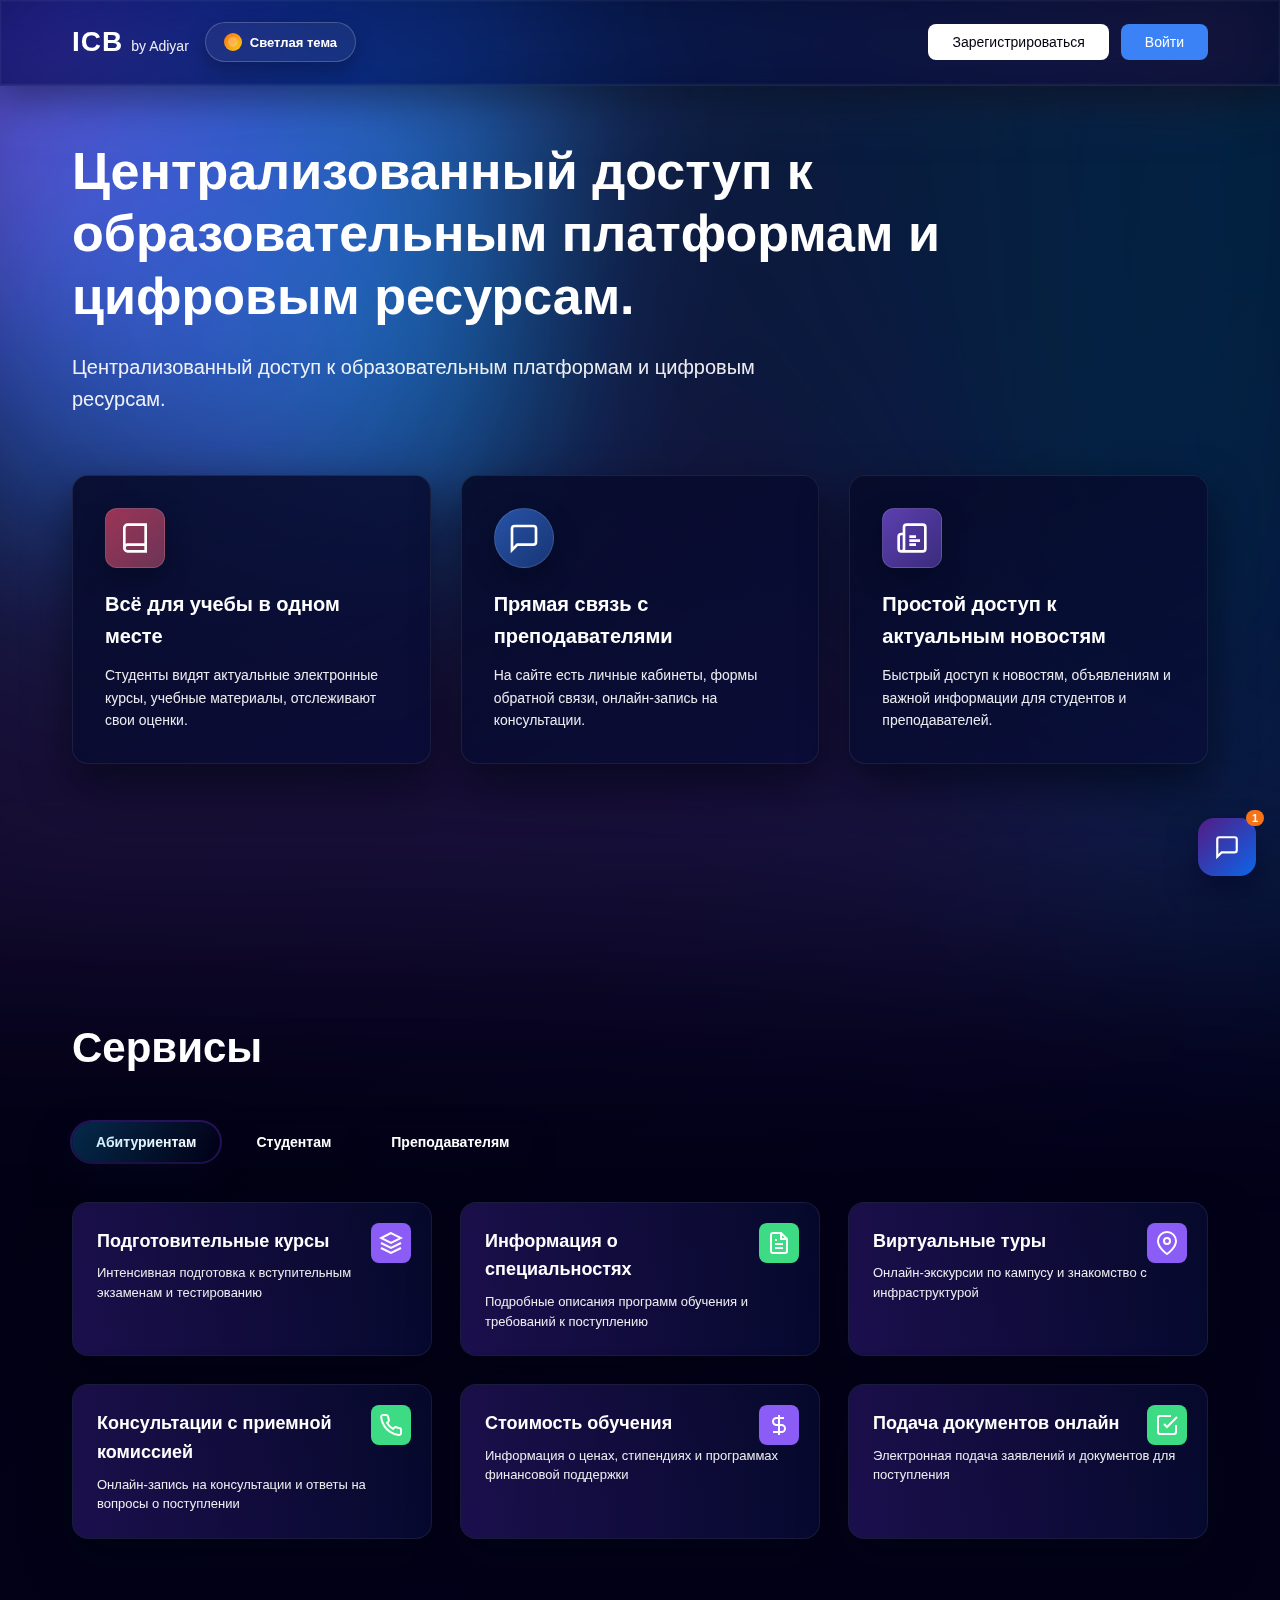
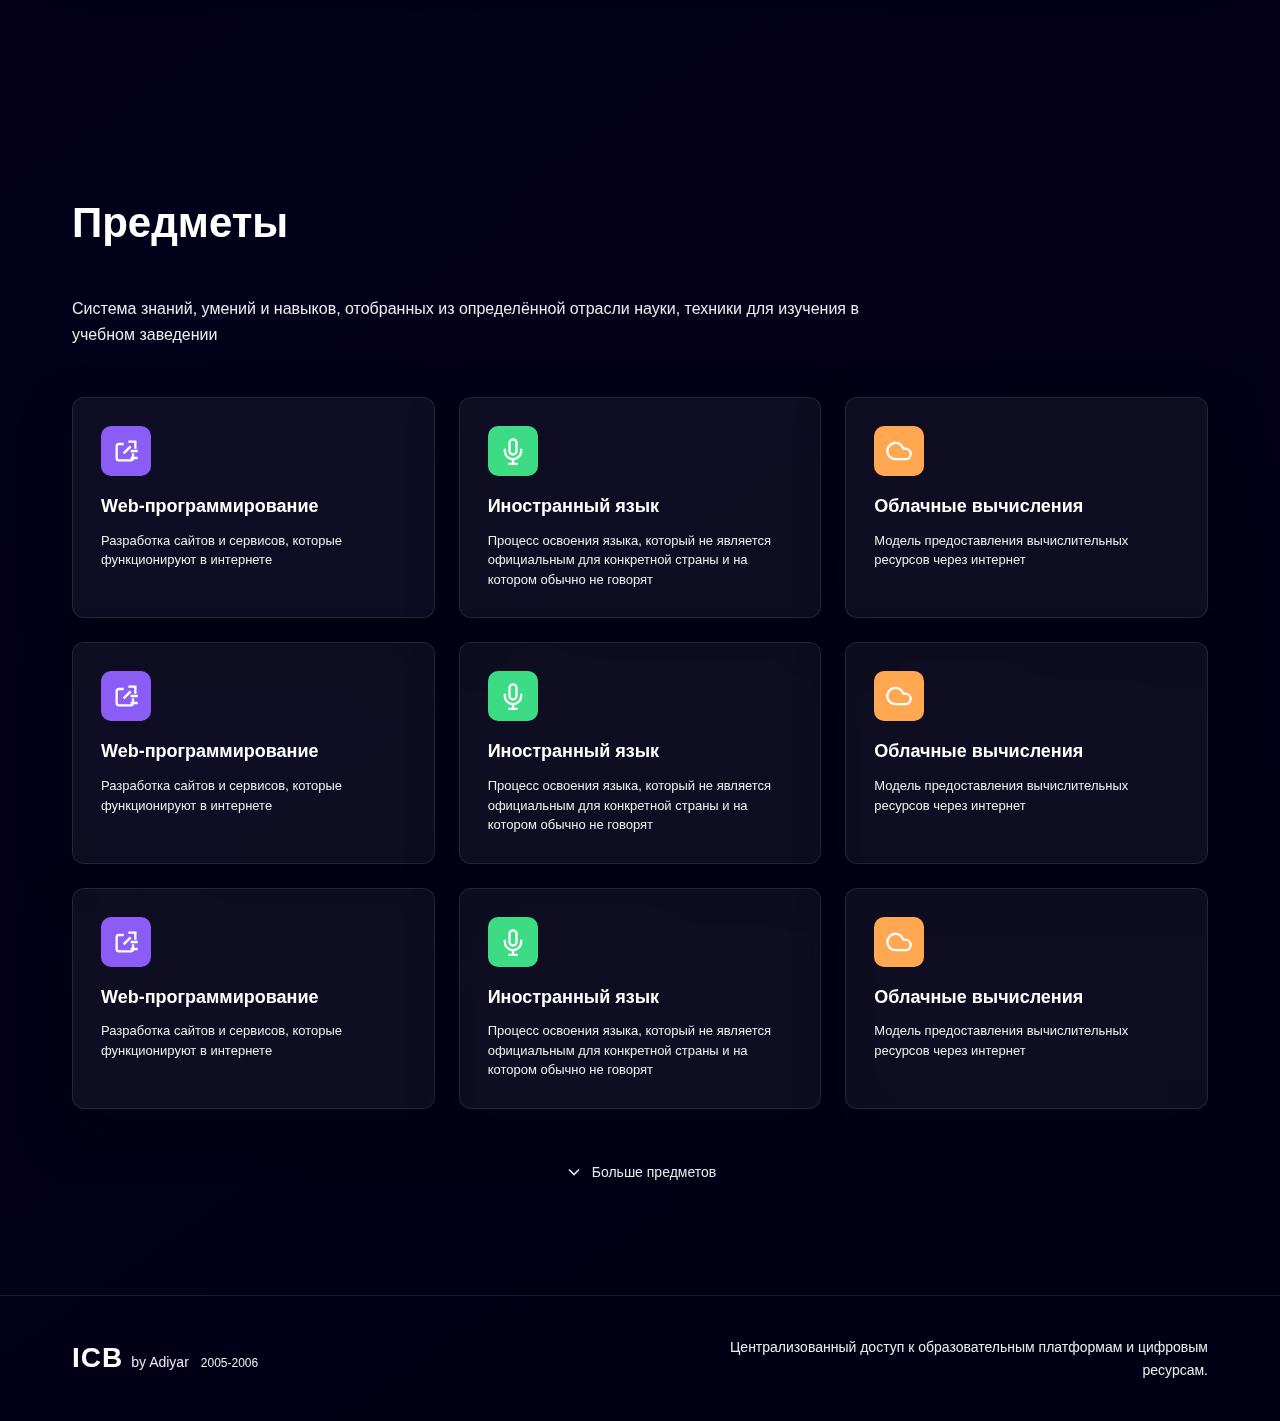
<file: index.html>
<!DOCTYPE html>
<html lang="ru">
<head>
    <meta charset="UTF-8">
    <meta name="viewport" content="width=device-width, initial-scale=1.0">
    <title>ICB by Adiyar - Централизованный доступ к образовательным платформам</title>
    <link rel="stylesheet" href="style.css">
</head>
<body class="theme-dark">
    <!-- Header -->
    <header class="header">
        <div class="container">
            <div class="header-content">
                <button class="burger-btn" id="burgerToggle" aria-label="Открыть меню" aria-expanded="false">
                    <span></span>
                    <span></span>
                    <span></span>
                </button>
                <div class="header-brand">
                    <div class="logo">
                        <span class="logo-main">ICB</span>
                        <span class="logo-sub">by Adiyar</span>
                    </div>
                    <button class="theme-toggle-btn" data-theme-toggle aria-pressed="false">
                        <span class="theme-toggle-icon" aria-hidden="true"></span>
                        <span class="theme-toggle-label" data-theme-label>Светлая тема</span>
                    </button>
                </div>
                <div class="header-buttons-wrapper" id="headerButtonsWrapper">
                    <div class="header-buttons" id="headerButtons">
                        <div class="auth-buttons">
                            <button class="btn btn-register">Зарегистрироваться</button>
                            <button class="btn btn-login">Войти</button>
                        </div>
                        <div class="user-profile" id="userProfile" style="display: none;">
                            <div class="profile-avatar" id="profileAvatar">
                                <svg viewBox="0 0 24 24" fill="none" stroke="currentColor" stroke-width="2">
                                    <path d="M20 21v-2a4 4 0 0 0-4-4H8a4 4 0 0 0-4 4v2"></path>
                                    <circle cx="12" cy="7" r="4"></circle>
                                </svg>
                            </div>
                            <span class="profile-name" id="profileName">Пользователь</span>
                            <div class="profile-context-menu" id="profileContextMenu">
                                <a href="journal.html" class="context-menu-item journal-btn">
                                    <svg viewBox="0 0 24 24" fill="none" stroke="currentColor" stroke-width="2">
                                        <path d="M14 2H6a2 2 0 0 0-2 2v16a2 2 0 0 0 2 2h12a2 2 0 0 0 2-2V8z"></path>
                                        <polyline points="14 2 14 8 20 8"></polyline>
                                        <line x1="16" y1="13" x2="8" y2="13"></line>
                                        <line x1="16" y1="17" x2="8" y2="17"></line>
                                    </svg>
                                    <span>Журнал</span>
                                </a>
                                <button class="context-menu-item logout-btn" id="logoutBtn">
                                    <svg viewBox="0 0 24 24" fill="none" stroke="currentColor" stroke-width="2">
                                        <path d="M9 21H5a2 2 0 0 1-2-2V5a2 2 0 0 1 2-2h4"></path>
                                        <polyline points="16 17 21 12 16 7"></polyline>
                                        <line x1="21" y1="12" x2="9" y2="12"></line>
                                    </svg>
                                    <span>Выйти из аккаунта</span>
                                </button>
                            </div>
                        </div>
                    </div>
                </div>
            </div>
        </div>
  </header>

    <div class="mobile-menu-overlay" id="mobileMenuOverlay" aria-hidden="true">
        <div class="mobile-menu-panel" role="dialog" aria-modal="true">
            <div class="mobile-menu-header">
                <span>Меню</span>
                <button class="mobile-menu-close" id="mobileMenuClose" aria-label="Закрыть меню">
                    <svg viewBox="0 0 24 24" fill="none" stroke="currentColor" stroke-width="2">
                        <line x1="18" y1="6" x2="6" y2="18"></line>
                        <line x1="6" y1="6" x2="18" y2="18"></line>
                    </svg>
                </button>
            </div>
            <div class="mobile-menu-body">
                <button class="theme-toggle-btn theme-toggle-btn--mobile" data-theme-toggle aria-pressed="false">
                    <span class="theme-toggle-icon" aria-hidden="true"></span>
                    <span class="theme-toggle-label" data-theme-label>Светлая тема</span>
                </button>
                <div class="mobile-menu-actions" id="mobileMenuActions"></div>
            </div>
        </div>
    </div>

    <!-- Hero Section -->
    <section class="hero">
        <div class="container">
            <h1 class="hero-title">Централизованный доступ к образовательным платформам и цифровым ресурсам.</h1>
            <p class="hero-subtitle">Эффективность обучения начинается с простого доступа.</p>
            
            <div class="features">
                <div class="feature-card">
                    <div class="feature-icon feature-icon-red">
                        <svg viewBox="0 0 24 24" fill="none" stroke="currentColor" stroke-width="2">
                            <path d="M4 19.5A2.5 2.5 0 0 1 6.5 17H20"></path>
                            <path d="M6.5 2H20v20H6.5A2.5 2.5 0 0 1 4 19.5v-15A2.5 2.5 0 0 1 6.5 2z"></path>
                        </svg>
                    </div>
                    <h3 class="feature-title">Всё для учебы в одном месте</h3>
                    <p class="feature-description">Студенты видят актуальные электронные курсы, учебные материалы, отслеживают свои оценки.</p>
                </div>
                
                <div class="feature-card">
                    <div class="feature-icon feature-icon-blue">
                        <svg viewBox="0 0 24 24" fill="none" stroke="currentColor" stroke-width="2">
                            <path d="M21 15a2 2 0 0 1-2 2H7l-4 4V5a2 2 0 0 1 2-2h14a2 2 0 0 1 2 2z"></path>
                        </svg>
                    </div>
                    <h3 class="feature-title">Прямая связь с преподавателями</h3>
                    <p class="feature-description">На сайте есть личные кабинеты, формы обратной связи, онлайн-запись на консультации.</p>
                </div>
                
                <div class="feature-card">
                    <div class="feature-icon feature-icon-purple">
                        <svg viewBox="0 0 24 24" fill="none" stroke="currentColor" stroke-width="2">
                            <path d="M4 22h16a2 2 0 0 0 2-2V4a2 2 0 0 0-2-2H8a2 2 0 0 0-2 2v16a2 2 0 0 1-2 2Zm0 0a2 2 0 0 1-2-2v-9c0-1.1.9-2 2-2h2"></path>
                            <path d="M18 14h-8"></path>
                            <path d="M15 11h-5"></path>
                            <path d="M15 17h-5"></path>
                        </svg>
                    </div>
                    <h3 class="feature-title">Простой доступ к актуальным новостям</h3>
                    <p class="feature-description">Быстрый доступ к новостям, объявлениям и важной информации для студентов и преподавателей.</p>
                </div>
            </div>
        </div>
    </section>

    <!-- Services Section -->
    <section class="services">
        <div class="container">
            <h2 class="section-title">Сервисы</h2>
            
            <div class="tabs">
                <button class="tab active" data-tab="applicants">Абитуриентам</button>
                <button class="tab" data-tab="students">Студентам</button>
                <button class="tab" data-tab="teachers">Преподавателям</button>
            </div>
            <div class="services-content">
                <!-- Контент для Абитуриентов -->
                <div class="services-grid active" id="applicants-content">
                <div class="service-card service-card-gradient-1">
                    <div class="service-icon service-icon-purple">
                        <svg viewBox="0 0 24 24" fill="none" stroke="currentColor" stroke-width="2">
                            <path d="M12 2L2 7l10 5 10-5-10-5z"></path>
                            <path d="M2 17l10 5 10-5"></path>
                            <path d="M2 12l10 5 10-5"></path>
                        </svg>
                    </div>
                    <h3 class="service-title">Подготовительные курсы</h3>
                    <p class="service-description">Интенсивная подготовка к вступительным экзаменам и тестированию</p>
                </div>
                
                <div class="service-card service-card-gradient-2">
                    <div class="service-icon service-icon-green">
                        <svg viewBox="0 0 24 24" fill="none" stroke="currentColor" stroke-width="2">
                            <path d="M14 2H6a2 2 0 0 0-2 2v16a2 2 0 0 0 2 2h12a2 2 0 0 0 2-2V8z"></path>
                            <polyline points="14 2 14 8 20 8"></polyline>
                            <line x1="16" y1="13" x2="8" y2="13"></line>
                            <line x1="16" y1="17" x2="8" y2="17"></line>
                            <polyline points="10 9 9 9 8 9"></polyline>
                        </svg>
                    </div>
                    <h3 class="service-title">Информация о специальностях</h3>
                    <p class="service-description">Подробные описания программ обучения и требований к поступлению</p>
                </div>
                
                <div class="service-card service-card-gradient-3">
                    <div class="service-icon service-icon-purple">
                        <svg viewBox="0 0 24 24" fill="none" stroke="currentColor" stroke-width="2">
                            <path d="M21 10c0 7-9 13-9 13s-9-6-9-13a9 9 0 0 1 18 0z"></path>
                            <circle cx="12" cy="10" r="3"></circle>
                        </svg>
                    </div>
                    <h3 class="service-title">Виртуальные туры</h3>
                    <p class="service-description">Онлайн-экскурсии по кампусу и знакомство с инфраструктурой</p>
                </div>
                
                <div class="service-card service-card-gradient-4">
                    <div class="service-icon service-icon-green">
                        <svg viewBox="0 0 24 24" fill="none" stroke="currentColor" stroke-width="2">
                            <path d="M22 16.92v3a2 2 0 0 1-2.18 2 19.79 19.79 0 0 1-8.63-3.07 19.5 19.5 0 0 1-6-6 19.79 19.79 0 0 1-3.07-8.67A2 2 0 0 1 4.11 2h3a2 2 0 0 1 2 1.72 12.84 12.84 0 0 0 .7 2.81 2 2 0 0 1-.45 2.11L8.09 9.91a16 16 0 0 0 6 6l1.27-1.27a2 2 0 0 1 2.11-.45 12.84 12.84 0 0 0 2.81.7A2 2 0 0 1 22 16.92z"></path>
                        </svg>
                    </div>
                    <h3 class="service-title">Консультации с приемной комиссией</h3>
                    <p class="service-description">Онлайн-запись на консультации и ответы на вопросы о поступлении</p>
                </div>
                
                <div class="service-card service-card-gradient-5">
                    <div class="service-icon service-icon-purple">
                        <svg viewBox="0 0 24 24" fill="none" stroke="currentColor" stroke-width="2">
                            <path d="M12 2v20M17 5H9.5a3.5 3.5 0 0 0 0 7h5a3.5 3.5 0 0 1 0 7H6"></path>
                        </svg>
                    </div>
                    <h3 class="service-title">Стоимость обучения</h3>
                    <p class="service-description">Информация о ценах, стипендиях и программах финансовой поддержки</p>
                </div>
                
                <div class="service-card service-card-gradient-6">
                    <div class="service-icon service-icon-green">
                        <svg viewBox="0 0 24 24" fill="none" stroke="currentColor" stroke-width="2">
                            <path d="M9 11l3 3L22 4"></path>
                            <path d="M21 12v7a2 2 0 0 1-2 2H5a2 2 0 0 1-2-2V5a2 2 0 0 1 2-2h11"></path>
                        </svg>
                    </div>
                    <h3 class="service-title">Подача документов онлайн</h3>
                    <p class="service-description">Электронная подача заявлений и документов для поступления</p>
                </div>
                </div>
                
                <!-- Контент для Студентов -->
                <div class="services-grid" id="students-content">
                <div class="service-card service-card-gradient-1">
                    <div class="service-icon service-icon-purple">
                        <svg viewBox="0 0 24 24" fill="none" stroke="currentColor" stroke-width="2">
                            <path d="M4 19.5A2.5 2.5 0 0 1 6.5 17H20"></path>
                            <path d="M6.5 2H20v20H6.5A2.5 2.5 0 0 1 4 19.5v-15A2.5 2.5 0 0 1 6.5 2z"></path>
                        </svg>
                    </div>
                    <h3 class="service-title">Художественная литература</h3>
                    <p class="service-description">Электронные и аудиокниги в открытом доступе для чтения</p>
                </div>
                
                <div class="service-card service-card-gradient-2">
                    <div class="service-icon service-icon-green">
                        <svg viewBox="0 0 24 24" fill="none" stroke="currentColor" stroke-width="2">
                            <path d="M14 2H6a2 2 0 0 0-2 2v16a2 2 0 0 0 2 2h12a2 2 0 0 0 2-2V8z"></path>
                            <polyline points="14 2 14 8 20 8"></polyline>
                            <line x1="16" y1="13" x2="8" y2="13"></line>
                            <line x1="16" y1="17" x2="8" y2="17"></line>
                        </svg>
                    </div>
                    <h3 class="service-title">Электронные курсы</h3>
                    <p class="service-description">Доступ к учебным материалам, лекциям и заданиям по всем предметам</p>
                </div>
                
                <div class="service-card service-card-gradient-3">
                    <div class="service-icon service-icon-purple">
                        <svg viewBox="0 0 24 24" fill="none" stroke="currentColor" stroke-width="2">
                            <path d="M21 15a2 2 0 0 1-2 2H7l-4 4V5a2 2 0 0 1 2-2h14a2 2 0 0 1 2 2z"></path>
                        </svg>
                    </div>
                    <h3 class="service-title">Общение с преподавателями</h3>
                    <p class="service-description">Личные кабинеты для связи с преподавателями и консультаций</p>
                </div>
                
                <div class="service-card service-card-gradient-4">
                    <div class="service-icon service-icon-green">
                        <svg viewBox="0 0 24 24" fill="none" stroke="currentColor" stroke-width="2">
                            <path d="M9 11l3 3L22 4"></path>
                            <path d="M21 12v7a2 2 0 0 1-2 2H5a2 2 0 0 1-2-2V5a2 2 0 0 1 2-2h11"></path>
                        </svg>
                    </div>
                    <h3 class="service-title">Журнал оценок</h3>
                    <p class="service-description">Отслеживание успеваемости и просмотр оценок по всем предметам</p>
                </div>
                
                <div class="service-card service-card-gradient-5">
                    <div class="service-icon service-icon-purple">
                        <svg viewBox="0 0 24 24" fill="none" stroke="currentColor" stroke-width="2">
                            <path d="M4 22h16a2 2 0 0 0 2-2V4a2 2 0 0 0-2-2H8a2 2 0 0 0-2 2v16a2 2 0 0 1-2 2Zm0 0a2 2 0 0 1-2-2v-9c0-1.1.9-2 2-2h2"></path>
                            <path d="M18 14h-8"></path>
                            <path d="M15 11h-5"></path>
                            <path d="M15 17h-5"></path>
                        </svg>
                    </div>
                    <h3 class="service-title">Новости и объявления</h3>
                    <p class="service-description">Актуальная информация о событиях, расписании и важных датах</p>
                </div>
                
                <div class="service-card service-card-gradient-6">
                    <div class="service-icon service-icon-green">
                        <svg viewBox="0 0 24 24" fill="none" stroke="currentColor" stroke-width="2">
                            <rect x="3" y="4" width="18" height="18" rx="2" ry="2"></rect>
                            <line x1="16" y1="2" x2="16" y2="6"></line>
                            <line x1="8" y1="2" x2="8" y2="6"></line>
                            <line x1="3" y1="10" x2="21" y2="10"></line>
                        </svg>
                    </div>
                    <h3 class="service-title">Расписание занятий</h3>
                    <p class="service-description">Актуальное расписание лекций, семинаров и экзаменов</p>
                </div>
                </div>
                
                <!-- Контент для Преподавателей -->
                <div class="services-grid" id="teachers-content">
                <div class="service-card service-card-gradient-1">
                    <div class="service-icon service-icon-purple">
                        <svg viewBox="0 0 24 24" fill="none" stroke="currentColor" stroke-width="2">
                            <path d="M14 2H6a2 2 0 0 0-2 2v16a2 2 0 0 0 2 2h12a2 2 0 0 0 2-2V8z"></path>
                            <polyline points="14 2 14 8 20 8"></polyline>
                            <line x1="16" y1="13" x2="8" y2="13"></line>
                            <line x1="16" y1="17" x2="8" y2="17"></line>
                        </svg>
                    </div>
                    <h3 class="service-title">Управление курсами</h3>
                    <p class="service-description">Создание и редактирование учебных материалов и заданий</p>
                </div>
                
                <div class="service-card service-card-gradient-2">
                    <div class="service-icon service-icon-green">
                        <svg viewBox="0 0 24 24" fill="none" stroke="currentColor" stroke-width="2">
                            <path d="M17 21v-2a4 4 0 0 0-4-4H5a4 4 0 0 0-4 4v2"></path>
                            <circle cx="9" cy="7" r="4"></circle>
                            <path d="M23 21v-2a4 4 0 0 0-3-3.87"></path>
                            <path d="M16 3.13a4 4 0 0 1 0 7.75"></path>
                        </svg>
                    </div>
                    <h3 class="service-title">Работа со студентами</h3>
                    <p class="service-description">Проверка работ, выставление оценок и обратная связь</p>
                </div>
                
                <div class="service-card service-card-gradient-3">
                    <div class="service-icon service-icon-purple">
                        <svg viewBox="0 0 24 24" fill="none" stroke="currentColor" stroke-width="2">
                            <path d="M21 15a2 2 0 0 1-2 2H7l-4 4V5a2 2 0 0 1 2-2h14a2 2 0 0 1 2 2z"></path>
                        </svg>
                    </div>
                    <h3 class="service-title">Консультации</h3>
                    <p class="service-description">Онлайн-запись студентов на консультации и управление расписанием</p>
                </div>
                
                <div class="service-card service-card-gradient-4">
                    <div class="service-icon service-icon-green">
                        <svg viewBox="0 0 24 24" fill="none" stroke="currentColor" stroke-width="2">
                            <path d="M22 16.92v3a2 2 0 0 1-2.18 2 19.79 19.79 0 0 1-8.63-3.07 19.5 19.5 0 0 1-6-6 19.79 19.79 0 0 1-3.07-8.67A2 2 0 0 1 4.11 2h3a2 2 0 0 1 2 1.72 12.84 12.84 0 0 0 .7 2.81 2 2 0 0 1-.45 2.11L8.09 9.91a16 16 0 0 0 6 6l1.27-1.27a2 2 0 0 1 2.11-.45 12.84 12.84 0 0 0 2.81.7A2 2 0 0 1 22 16.92z"></path>
                        </svg>
                    </div>
                    <h3 class="service-title">Обратная связь</h3>
                    <p class="service-description">Формы для получения обратной связи от студентов</p>
                </div>
                
                <div class="service-card service-card-gradient-5">
                    <div class="service-icon service-icon-purple">
                        <svg viewBox="0 0 24 24" fill="none" stroke="currentColor" stroke-width="2">
                            <path d="M4 22h16a2 2 0 0 0 2-2V4a2 2 0 0 0-2-2H8a2 2 0 0 0-2 2v16a2 2 0 0 1-2 2Zm0 0a2 2 0 0 1-2-2v-9c0-1.1.9-2 2-2h2"></path>
                            <path d="M18 14h-8"></path>
                            <path d="M15 11h-5"></path>
                            <path d="M15 17h-5"></path>
                        </svg>
                    </div>
                    <h3 class="service-title">Публикация новостей</h3>
                    <p class="service-description">Размещение объявлений и важной информации для студентов</p>
                </div>
                
                <div class="service-card service-card-gradient-6">
                    <div class="service-icon service-icon-green">
                        <svg viewBox="0 0 24 24" fill="none" stroke="currentColor" stroke-width="2">
                            <rect x="3" y="4" width="18" height="18" rx="2" ry="2"></rect>
                            <line x1="16" y1="2" x2="16" y2="6"></line>
                            <line x1="8" y1="2" x2="8" y2="6"></line>
                            <line x1="3" y1="10" x2="21" y2="10"></line>
                        </svg>
                    </div>
                    <h3 class="service-title">Управление расписанием</h3>
                    <p class="service-description">Создание и редактирование расписания занятий и консультаций</p>
                </div>
                </div>
            </div>
        </div>
    </section>

    <!-- Subjects Section -->
    <section class="subjects">
        <div class="container">
            <h2 class="section-title">Предметы</h2>
            <p class="subjects-description">Система знаний, умений и навыков, отобранных из определённой отрасли науки, техники для изучения в учебном заведении</p>
            
            <div class="subjects-grid">
                <div class="subject-card">
                    <div class="subject-icon subject-icon-purple">
                        <svg viewBox="0 0 24 24" fill="none" stroke="currentColor" stroke-width="2">
                            <path d="M16 18h6"></path>
                            <path d="M16 12h6"></path>
                            <path d="M10 6H6a2 2 0 0 0-2 2v10a2 2 0 0 0 2 2h10a2 2 0 0 0 2-2v-4"></path>
                            <path d="M14 4h6v6"></path>
                            <path d="M10 14l6-6"></path>
                        </svg>
                    </div>
                    <h3 class="subject-title">Web-программирование</h3>
                    <p class="subject-description">Разработка сайтов и сервисов, которые функционируют в интернете</p>
                </div>
                
                <div class="subject-card">
                    <div class="subject-icon subject-icon-green">
                        <svg viewBox="0 0 24 24" fill="none" stroke="currentColor" stroke-width="2">
                            <path d="M12 2a3 3 0 0 0-3 3v7a3 3 0 0 0 6 0V5a3 3 0 0 0-3-3Z"></path>
                            <path d="M19 10v2a7 7 0 0 1-14 0v-2"></path>
                            <line x1="12" y1="19" x2="12" y2="23"></line>
                            <line x1="8" y1="23" x2="16" y2="23"></line>
                        </svg>
                    </div>
                    <h3 class="subject-title">Иностранный язык</h3>
                    <p class="subject-description">Процесс освоения языка, который не является официальным для конкретной страны и на котором обычно не говорят</p>
                </div>
                
                <div class="subject-card">
                    <div class="subject-icon subject-icon-orange">
                        <svg viewBox="0 0 24 24" fill="none" stroke="currentColor" stroke-width="2">
                            <path d="M17.5 19H9a7 7 0 1 1 6.71-9h1.79a4.5 4.5 0 1 1 0 9Z"></path>
                        </svg>
                    </div>
                    <h3 class="subject-title">Облачные вычисления</h3>
                    <p class="subject-description">Модель предоставления вычислительных ресурсов через интернет</p>
                </div>
                
                <div class="subject-card">
                    <div class="subject-icon subject-icon-purple">
                        <svg viewBox="0 0 24 24" fill="none" stroke="currentColor" stroke-width="2">
                            <path d="M16 18h6"></path>
                            <path d="M16 12h6"></path>
                            <path d="M10 6H6a2 2 0 0 0-2 2v10a2 2 0 0 0 2 2h10a2 2 0 0 0 2-2v-4"></path>
                            <path d="M14 4h6v6"></path>
                            <path d="M10 14l6-6"></path>
                        </svg>
                    </div>
                    <h3 class="subject-title">Web-программирование</h3>
                    <p class="subject-description">Разработка сайтов и сервисов, которые функционируют в интернете</p>
                </div>
                
                <div class="subject-card">
                    <div class="subject-icon subject-icon-green">
                        <svg viewBox="0 0 24 24" fill="none" stroke="currentColor" stroke-width="2">
                            <path d="M12 2a3 3 0 0 0-3 3v7a3 3 0 0 0 6 0V5a3 3 0 0 0-3-3Z"></path>
                            <path d="M19 10v2a7 7 0 0 1-14 0v-2"></path>
                            <line x1="12" y1="19" x2="12" y2="23"></line>
                            <line x1="8" y1="23" x2="16" y2="23"></line>
                        </svg>
                    </div>
                    <h3 class="subject-title">Иностранный язык</h3>
                    <p class="subject-description">Процесс освоения языка, который не является официальным для конкретной страны и на котором обычно не говорят</p>
                </div>
                
                <div class="subject-card">
                    <div class="subject-icon subject-icon-orange">
                        <svg viewBox="0 0 24 24" fill="none" stroke="currentColor" stroke-width="2">
                            <path d="M17.5 19H9a7 7 0 1 1 6.71-9h1.79a4.5 4.5 0 1 1 0 9Z"></path>
                        </svg>
                    </div>
                    <h3 class="subject-title">Облачные вычисления</h3>
                    <p class="subject-description">Модель предоставления вычислительных ресурсов через интернет</p>
                </div>
                
                <div class="subject-card">
                    <div class="subject-icon subject-icon-purple">
                        <svg viewBox="0 0 24 24" fill="none" stroke="currentColor" stroke-width="2">
                            <path d="M16 18h6"></path>
                            <path d="M16 12h6"></path>
                            <path d="M10 6H6a2 2 0 0 0-2 2v10a2 2 0 0 0 2 2h10a2 2 0 0 0 2-2v-4"></path>
                            <path d="M14 4h6v6"></path>
                            <path d="M10 14l6-6"></path>
                        </svg>
                    </div>
                    <h3 class="subject-title">Web-программирование</h3>
                    <p class="subject-description">Разработка сайтов и сервисов, которые функционируют в интернете</p>
                </div>
                
                <div class="subject-card">
                    <div class="subject-icon subject-icon-green">
                        <svg viewBox="0 0 24 24" fill="none" stroke="currentColor" stroke-width="2">
                            <path d="M12 2a3 3 0 0 0-3 3v7a3 3 0 0 0 6 0V5a3 3 0 0 0-3-3Z"></path>
                            <path d="M19 10v2a7 7 0 0 1-14 0v-2"></path>
                            <line x1="12" y1="19" x2="12" y2="23"></line>
                            <line x1="8" y1="23" x2="16" y2="23"></line>
                        </svg>
                    </div>
                    <h3 class="subject-title">Иностранный язык</h3>
                    <p class="subject-description">Процесс освоения языка, который не является официальным для конкретной страны и на котором обычно не говорят</p>
                </div>
                
                <div class="subject-card">
                    <div class="subject-icon subject-icon-orange">
                        <svg viewBox="0 0 24 24" fill="none" stroke="currentColor" stroke-width="2">
                            <path d="M17.5 19H9a7 7 0 1 1 6.71-9h1.79a4.5 4.5 0 1 1 0 9Z"></path>
                        </svg>
                    </div>
                    <h3 class="subject-title">Облачные вычисления</h3>
                    <p class="subject-description">Модель предоставления вычислительных ресурсов через интернет</p>
                </div>
            </div>
            
            <div class="show-more">
                <svg viewBox="0 0 24 24" fill="none" stroke="currentColor" stroke-width="2">
                    <polyline points="6 9 12 15 18 9"></polyline>
                </svg>
                <span>Больше предметов</span>
            </div>
        </div>
  </section>

    <!-- Footer -->
    <footer class="footer">
        <div class="container">
            <div class="footer-content">
                <div class="footer-logo">
                    <span class="logo-main">ICB</span>
                    <span class="logo-sub">by Adiyar</span>
                    <span class="logo-year">2005-2006</span>
                </div>
                <div class="footer-tagline">
                    Централизованный доступ к образовательным платформам и цифровым ресурсам.
                </div>
            </div>
        </div>
    </footer>

    <!-- Modal Auth -->
    <div class="modal-overlay" id="authModal">
        <div class="modal-auth">
            <button class="modal-close" id="closeAuthModal">
                <svg viewBox="0 0 24 24" fill="none" stroke="currentColor" stroke-width="2">
                    <line x1="18" y1="6" x2="6" y2="18"></line>
                    <line x1="6" y1="6" x2="18" y2="18"></line>
                </svg>
            </button>
            
            <h2 class="modal-title">Авторизация</h2>
            <p class="modal-subtitle">Введи логин/телефон и пароль для авторизации в личном кабинете</p>
            
            <!-- Тестовые данные для входа -->
            <div class="test-credentials">
                <p><strong>Тестовые данные для входа:</strong></p>
                <p><strong>Студент:</strong></p>
                <p>Логин: <code>student2024</code> или <code>+77001234567</code></p>
                <p>Пароль: <code>TestPass123!</code></p>
                <p style="margin-top: 12px;"><strong>Преподаватель:</strong></p>
                <p>Логин: <code>teacher2024</code> или <code>teacher@icb.kz</code></p>
                <p>Пароль: <code>TeacherPass123!</code></p>
            </div>
            
            <form class="auth-form" id="authForm">
                <div class="form-group">
                    <label for="login">Логин / номер телефона</label>
                    <input 
                        type="text" 
                        id="login" 
                        name="login" 
                        placeholder="Введите логин / номер телефона"
                        required
                    >
                </div>
                
                <div class="form-group">
                    <label for="password">Пароль</label>
                    <input 
                        type="password" 
                        id="password" 
                        name="password" 
                        placeholder="Введите пароль"
                        required
                    >
                </div>
                
                <div class="form-options">
                    <a href="#" class="forgot-password">Забыли пароль?</a>
                </div>
                
                <button type="submit" class="btn-auth">Войти</button>
            </form>
            
            <div class="auth-footer">
                <a href="#" class="register-link">Отсутствует аккаунт? Зарегистрироваться &gt;</a>
            </div>
        </div>
    </div>

    <!-- Support Chat -->
    <button class="support-chat-btn" id="supportChatBtn" aria-label="Чат поддержки">
        <svg viewBox="0 0 24 24" fill="none" stroke="currentColor" stroke-width="2">
            <path d="M21 15a2 2 0 0 1-2 2H7l-4 4V5a2 2 0 0 1 2-2h14a2 2 0 0 1 2 2z"></path>
        </svg>
        <span>1</span>
    </button>

    <div class="support-chat-modal" id="supportChatModal" role="dialog" aria-modal="true">
        <div class="support-chat-header">
            <div class="support-chat-agent">
                <strong>ICB Support</strong>
                <span class="support-chat-status">Онлайн · отвечает ~2 мин</span>
            </div>
            <button class="support-chat-close" id="closeSupportChat" aria-label="Закрыть чат">
                <svg viewBox="0 0 24 24" fill="none" stroke="currentColor" stroke-width="2">
                    <line x1="18" y1="6" x2="6" y2="18"></line>
                    <line x1="6" y1="6" x2="18" y2="18"></line>
                </svg>
            </button>
        </div>
        <div class="support-chat-body" id="supportChatBody">
            <div class="support-quick-actions" id="supportQuickActions">
                <button type="button" class="support-quick-btn" data-message="Привет">Привет</button>
                <button type="button" class="support-quick-btn" data-message="Где посмотреть расписание?">Расписание</button>
                <button type="button" class="support-quick-btn" data-message="Как зарегистрироваться?">Регистрация</button>
                <button type="button" class="support-quick-btn" data-message="Как связаться с поддержкой?">Контакты</button>
                <button type="button" class="support-quick-btn" data-message="Какие документы нужны?">Документы</button>
            </div>
            <div class="support-message bot">
                <span>Привет! Я виртуальный ассистент. Спроси меня, например: «расписание», «контакты», «регистрация».</span>
                <time>сейчас</time>
            </div>
            <div class="support-typing" id="supportTyping" hidden>
                <span></span><span></span><span></span>
                Печатаем ответ...
            </div>
            <button type="button" class="support-operator-btn" id="supportOperatorBtn">Позвать оператора</button>
        </div>
        <form class="support-chat-footer" id="supportChatForm">
            <input type="text" class="support-input" id="supportChatInput" placeholder="Напечатайте сообщение..." autocomplete="off">
            <button class="support-send" type="submit">Отправить</button>
        </form>
    </div>

    <script>
        // Theme toggle
        const bodyEl = document.body;
        const themeToggleButtons = document.querySelectorAll('[data-theme-toggle]');
        const themeToggleLabels = document.querySelectorAll('[data-theme-label]');
        const THEME_STORAGE_KEY = 'preferredTheme';

        function applyTheme(theme) {
            const isLight = theme === 'light';
            bodyEl.classList.toggle('theme-light', isLight);
            bodyEl.classList.toggle('theme-dark', !isLight);
            themeToggleButtons.forEach(btn => btn.setAttribute('aria-pressed', isLight.toString()));
            themeToggleLabels.forEach(label => {
                label.textContent = isLight ? 'Тёмная тема' : 'Светлая тема';
            });
        }

        const savedTheme = localStorage.getItem(THEME_STORAGE_KEY) || 'dark';
        applyTheme(savedTheme);

        themeToggleButtons.forEach(btn => {
            btn.addEventListener('click', () => {
                const nextTheme = bodyEl.classList.contains('theme-light') ? 'dark' : 'light';
                applyTheme(nextTheme);
                localStorage.setItem(THEME_STORAGE_KEY, nextTheme);
            });
        });

        const burgerToggle = document.getElementById('burgerToggle');
        const mobileMenuOverlay = document.getElementById('mobileMenuOverlay');
        const mobileMenuClose = document.getElementById('mobileMenuClose');
        const headerButtons = document.getElementById('headerButtons');
        const headerButtonsWrapper = document.getElementById('headerButtonsWrapper');
        const mobileMenuActions = document.getElementById('mobileMenuActions');
        const MOBILE_MENU_BREAKPOINT = 768;

        function moveHeaderButtons() {
            if (!headerButtons || !mobileMenuActions || !headerButtonsWrapper) return;
            if (window.innerWidth <= MOBILE_MENU_BREAKPOINT) {
                if (!mobileMenuActions.contains(headerButtons)) {
                    mobileMenuActions.appendChild(headerButtons);
                }
            } else if (!headerButtonsWrapper.contains(headerButtons)) {
                headerButtonsWrapper.appendChild(headerButtons);
                closeMobileMenu();
            }
        }

        function openMobileMenu() {
            if (!mobileMenuOverlay) return;
            moveHeaderButtons();
            burgerToggle?.setAttribute('aria-expanded', 'true');
            mobileMenuOverlay.classList.add('active');
            mobileMenuOverlay.setAttribute('aria-hidden', 'false');
            bodyEl.classList.add('mobile-menu-open');
        }

        function closeMobileMenu() {
            if (!mobileMenuOverlay) return;
            burgerToggle?.setAttribute('aria-expanded', 'false');
            mobileMenuOverlay.classList.remove('active');
            mobileMenuOverlay.setAttribute('aria-hidden', 'true');
            bodyEl.classList.remove('mobile-menu-open');
        }

        burgerToggle?.addEventListener('click', () => {
            if (mobileMenuOverlay?.classList.contains('active')) {
                closeMobileMenu();
            } else {
                openMobileMenu();
            }
        });

        mobileMenuClose?.addEventListener('click', closeMobileMenu);

        mobileMenuOverlay?.addEventListener('click', (event) => {
            if (event.target === mobileMenuOverlay) {
                closeMobileMenu();
            }
        });

        window.addEventListener('resize', () => {
            moveHeaderButtons();
            if (window.innerWidth > MOBILE_MENU_BREAKPOINT) {
                closeMobileMenu();
            }
        });

        document.addEventListener('keydown', (event) => {
            if (event.key === 'Escape' && mobileMenuOverlay?.classList.contains('active')) {
                closeMobileMenu();
            }
        });

        moveHeaderButtons();

        // Header scroll functionality
        const header = document.querySelector('.header');
        let lastScroll = 0;
        
        window.addEventListener('scroll', () => {
            const currentScroll = window.pageYOffset;
            
            if (currentScroll > 50) {
                header.classList.add('scrolled');
            } else {
                header.classList.remove('scrolled');
            }
            
            lastScroll = currentScroll;
        });
        
        // Tab switching functionality
        const serviceTabs = document.querySelectorAll('.tab');
        const serviceGrids = document.querySelectorAll('.services-grid');

        serviceTabs.forEach(tab => {
            tab.addEventListener('click', () => {
                const targetId = `${tab.getAttribute('data-tab')}-content`;

                serviceTabs.forEach(t => t.classList.remove('active'));
                tab.classList.add('active');

                serviceGrids.forEach(grid => {
                    if (grid.id === targetId) {
                        grid.classList.add('active');
                    } else {
                        grid.classList.remove('active');
                    }
                });
            });
        });

        // Hero subtitle rotation
        const heroSubtitle = document.querySelector('.hero-subtitle');
        const HERO_PHRASES = [
            'Централизованный доступ к образовательным платформам и цифровым ресурсам.',
            'Все образовательные сервисы собираются в одном аккаунте ICB.',
            'Следи за расписанием, новостями и оценками без лишних переходов.',
            'Поддерживаем студентов и преподавателей мощными цифровыми инструментами.',
            'Учись умнее: персональные сервисы, консультации и чат-помощник всегда рядом.'
        ];
        let heroPhraseIndex = 0;
        const HERO_INTERVAL = 180000;
        const HERO_FIRST_DELAY = 8000;

        const rotateHeroSubtitle = () => {
            heroPhraseIndex = (heroPhraseIndex + 1) % HERO_PHRASES.length;
            heroSubtitle.classList.add('subtitle-fade');
            setTimeout(() => {
                heroSubtitle.textContent = HERO_PHRASES[heroPhraseIndex];
                heroSubtitle.classList.remove('subtitle-fade');
            }, 420);
        };

        if (heroSubtitle) {
            heroSubtitle.textContent = HERO_PHRASES[0];
            setTimeout(function cycle() {
                rotateHeroSubtitle();
                setTimeout(cycle, HERO_INTERVAL);
            }, HERO_FIRST_DELAY);
        }
        
        // Auth Modal functionality
        const authModal = document.getElementById('authModal');
        const openAuthBtn = document.querySelector('.btn-login');
        const closeAuthBtn = document.getElementById('closeAuthModal');
        const authForm = document.getElementById('authForm');
        
        // Тестовые данные для проверки
        const TEST_CREDENTIALS = {
            student: {
                login: ['student2024', '+77001234567'],
                password: 'TestPass123!',
                role: 'student'
            },
            teacher: {
                login: ['teacher2024', 'teacher@icb.kz'],
                password: 'TeacherPass123!',
                role: 'teacher'
            }
        };
        
        // Открытие модального окна
        openAuthBtn.addEventListener('click', () => {
            authModal.classList.add('active');
            document.body.style.overflow = 'hidden';
        });
        
        // Закрытие модального окна
        closeAuthBtn.addEventListener('click', () => {
            authModal.classList.remove('active');
            document.body.style.overflow = '';
        });
        
        // Закрытие при клике на overlay
        authModal.addEventListener('click', (e) => {
            if (e.target === authModal) {
                authModal.classList.remove('active');
                document.body.style.overflow = '';
            }
        });
        
        // Закрытие по Escape
        document.addEventListener('keydown', (e) => {
            if (e.key === 'Escape' && authModal.classList.contains('active')) {
                authModal.classList.remove('active');
                document.body.style.overflow = '';
            }
        });
        
        // User Profile functionality
        const userProfile = document.getElementById('userProfile');
        const authButtons = document.querySelector('.auth-buttons');
        const profileName = document.getElementById('profileName');
        const profileContextMenu = document.getElementById('profileContextMenu');
        const logoutBtn = document.getElementById('logoutBtn');
        const journalLink = document.querySelector('.journal-btn');
        
        // Функция для показа профиля
        function showUserProfile(login) {
            authButtons.style.display = 'none';
            userProfile.style.display = 'flex';
            profileName.textContent = login;
            // Сохраняем состояние авторизации в localStorage
            localStorage.setItem('isAuthenticated', 'true');
            localStorage.setItem('userLogin', login);
        }
        
        // Функция для скрытия профиля
        function hideUserProfile() {
            authButtons.style.display = 'flex';
            userProfile.style.display = 'none';
            profileContextMenu.classList.remove('active');
            localStorage.removeItem('isAuthenticated');
            localStorage.removeItem('userLogin');
        }
        
        // Проверка авторизации при загрузке страницы
        if (localStorage.getItem('isAuthenticated') === 'true') {
            const savedLogin = localStorage.getItem('userLogin') || 'Пользователь';
            showUserProfile(savedLogin);
        }
        
        // Обработка формы авторизации
        authForm.addEventListener('submit', (e) => {
            e.preventDefault();
            
            const login = document.getElementById('login').value.trim();
            const password = document.getElementById('password').value;
            
            // Проверка студента
            const isStudent = TEST_CREDENTIALS.student.login.includes(login) && 
                             password === TEST_CREDENTIALS.student.password;
            
            // Проверка преподавателя
            const isTeacher = TEST_CREDENTIALS.teacher.login.includes(login) && 
                             password === TEST_CREDENTIALS.teacher.password;
            
            if (isStudent) {
                localStorage.setItem('userRole', 'student');
                showUserProfile(login);
                authModal.classList.remove('active');
                document.body.style.overflow = '';
                authForm.reset();
            } else if (isTeacher) {
                localStorage.setItem('userRole', 'teacher');
                localStorage.setItem('isAuthenticated', 'true');
                localStorage.setItem('userLogin', login);
                window.location.href = 'teacher-journal.html';
            } else {
                alert('Неверный логин или пароль. Используйте тестовые данные из подсказки.');
            }
        });
        
        // Функция открытия меню
        function toggleProfileMenu(e) {
            e.preventDefault();
            profileContextMenu.classList.toggle('active');
        }
        
        // Правый клик по профилю для показа контекстного меню (desktop)
        userProfile.addEventListener('contextmenu', toggleProfileMenu);
        
        // Тап/клик на мобильных устройствах
        userProfile.addEventListener('click', (e) => {
            if (window.innerWidth <= 1024) {
                toggleProfileMenu(e);
            }
        });
        
        // Закрытие контекстного меню при клике вне его
        document.addEventListener('click', (e) => {
            if (!userProfile.contains(e.target) && !profileContextMenu.contains(e.target)) {
                profileContextMenu.classList.remove('active');
            }
        });
        
        // Выход из аккаунта
        logoutBtn.addEventListener('click', () => {
            hideUserProfile();
            profileContextMenu.classList.remove('active');
        });

        if (journalLink) {
            journalLink.addEventListener('click', (event) => {
                if (event.metaKey || event.ctrlKey) {
                    return;
                }
                event.preventDefault();
                profileContextMenu.classList.remove('active');
                window.location.href = journalLink.getAttribute('href') || 'journal.html';
            });
        }

        // Support chat
        const supportChatBtn = document.getElementById('supportChatBtn');
        const supportChatModal = document.getElementById('supportChatModal');
        const closeSupportChat = document.getElementById('closeSupportChat');
        const supportChatBody = document.getElementById('supportChatBody');
        const supportChatForm = document.getElementById('supportChatForm');
        const supportChatInput = document.getElementById('supportChatInput');
        const supportQuickActions = document.getElementById('supportQuickActions');
        const supportTyping = document.getElementById('supportTyping');
        const supportOperatorBtn = document.getElementById('supportOperatorBtn');
        const supportChatHeader = document.querySelector('.support-chat-header');

        if (supportChatBtn && supportChatModal && supportChatBody && supportChatForm && supportChatInput) {
            const CHAT_RESPONSES = {
                'привет': 'Привет! Готов помочь с навигацией по платформе и документам.',
                'расписание': 'Актуальное расписание смотри в блоке «Сервисы → Студентам → Расписание занятий». Данные обновляются каждый день.',
                'контакты': 'Связаться с оператором можно по email support@icb.kz или телефону +7 (700) 123‑45‑67 с 09:00 до 21:00.',
                'регистрация': 'Нажми «Зарегистрироваться» в шапке, заполни форму и подтверди email. Для преподавателя выбор роли обязателен.',
                'оплата': 'Оплатить обучение можно онлайн через личный кабинет или офлайн в кассе колледжа. Подробнее в разделе «Сервисы → Абитуриентам → Стоимость обучения».',
                'поддержка': 'Я могу подсказать по работе сайта. Для сложных ситуаций позови оператора кнопкой ниже или командой «оператор».',
                'help': 'Доступные команды: привет, расписание, регистрация, контакты, оплата, поддержка, документы, стипендия, требования, оператор.',
                'документы': 'Актуальный список документов лежит в разделе «Сервисы → Абитуриентам → Информация о специальностях». Там же шаблоны заявлений в PDF.',
                'стипендия': 'Стипендию получают студенты с успеваемостью выше 3.5. Выплаты оформляются через личный кабинет до 5 числа месяца.',
                'требования': 'Для онлайн-курсов нужен браузер Chrome/Edge, стабильный интернет от 5 Мбит/с и устройство с камерой/микрофоном.',
                'оператор': 'Оператор уже уведомлён и свяжется с тобой в ближайшие 5 минут через указанные контакты.'
            };

            const FALLBACK_REPLIES = [
                'Не совсем понял вопрос. Попробуй задать его по-другому или напиши «поддержка».',
                'Пока не знаю ответа, но могу соединить с оператором — нажми кнопку «Позвать оператора» ниже.',
                'Этот вопрос лучше уточнить у менеджера приёмной комиссии. Напиши «контакты», если нужны координаты.'
            ];

            const HISTORY_KEY = 'icbSupportChatHistory';
            let chatHistory = [];
            let chatManualPosition = false;
            let isChatDragging = false;
            let dragOffsetX = 0;
            let dragOffsetY = 0;

            function saveChatHistory() {
                try {
                    localStorage.setItem(HISTORY_KEY, JSON.stringify(chatHistory));
                } catch (err) {
                    console.warn('Не удалось сохранить историю чата', err);
                }
            }

            function addChatMessage(sender, text, persist = true, timeLabel) {
                const wrapper = document.createElement('div');
                wrapper.className = `support-message ${sender}`;
                const span = document.createElement('span');
                span.textContent = text;
                const time = document.createElement('time');
                const now = new Date();
                const formattedTime = timeLabel || now.toLocaleTimeString('ru-RU', { hour: '2-digit', minute: '2-digit' });
                time.textContent = formattedTime;
                wrapper.appendChild(span);
                wrapper.appendChild(time);

                if (supportTyping && !supportTyping.hidden) {
                    supportChatBody.insertBefore(wrapper, supportTyping);
                } else {
                    supportChatBody.appendChild(wrapper);
                }

                supportChatBody.scrollTop = supportChatBody.scrollHeight;

                if (persist) {
                    chatHistory.push({ sender, text, time: formattedTime });
                    saveChatHistory();
                }
            }

            function loadChatHistory() {
                try {
                    const saved = localStorage.getItem(HISTORY_KEY);
                    if (saved) {
                        chatHistory = JSON.parse(saved);
                        chatHistory.forEach(entry => addChatMessage(entry.sender, entry.text, false, entry.time));
                    }
                } catch (err) {
                    console.warn('Не удалось загрузить историю чата', err);
                }
            }

            function getBotResponse(message) {
                const normalized = message.toLowerCase().trim();
                if (!normalized) return null;
                const key = Object.keys(CHAT_RESPONSES).find(cmd => normalized.includes(cmd));
                if (key) {
                    return CHAT_RESPONSES[key];
                }
                return FALLBACK_REPLIES[Math.floor(Math.random() * FALLBACK_REPLIES.length)];
            }

            function showTyping() {
                if (supportTyping) {
                    supportTyping.hidden = false;
                }
            }

            function hideTyping() {
                if (supportTyping) {
                    supportTyping.hidden = true;
                }
            }

            function handleBotResponse(message) {
                showTyping();
                setTimeout(() => {
                    hideTyping();
                    const reply = getBotResponse(message);
                    if (reply) {
                        addChatMessage('bot', reply);
                    }
                }, 700);
            }

            function resetChatPosition() {
                if (chatManualPosition) return;
                supportChatModal.style.top = '';
                supportChatModal.style.left = '';
                supportChatModal.style.right = '16px';
                supportChatModal.style.bottom = '16px';
            }

            function openSupportChat() {
                resetChatPosition();
                supportChatModal.classList.add('active');
                supportChatBtn.setAttribute('aria-expanded', 'true');
                setTimeout(() => supportChatInput.focus(), 150);
            }

            function closeSupportChatModal() {
                supportChatModal.classList.remove('active');
                supportChatBtn.setAttribute('aria-expanded', 'false');
            }

            function startChatDrag(event) {
                if (window.innerWidth <= 600) return;
                if (event.button !== undefined && event.button !== 0) return;
                if (event.target.closest('.support-chat-close')) return;
                isChatDragging = true;
                chatManualPosition = true;
                supportChatModal.classList.add('dragging');
                const rect = supportChatModal.getBoundingClientRect();
                dragOffsetX = event.clientX - rect.left;
                dragOffsetY = event.clientY - rect.top;
                document.addEventListener('pointermove', onChatDrag);
                document.addEventListener('pointerup', stopChatDrag);
            }

            function onChatDrag(event) {
                if (!isChatDragging) return;
                const width = supportChatModal.offsetWidth;
                const height = supportChatModal.offsetHeight;
                const minX = 8;
                const minY = 8;
                const maxX = window.innerWidth - width - 8;
                const maxY = window.innerHeight - height - 8;
                let nextX = event.clientX - dragOffsetX;
                let nextY = event.clientY - dragOffsetY;
                nextX = Math.min(Math.max(nextX, minX), Math.max(minX, maxX));
                nextY = Math.min(Math.max(nextY, minY), Math.max(minY, maxY));
                supportChatModal.style.left = `${nextX}px`;
                supportChatModal.style.top = `${nextY}px`;
                supportChatModal.style.right = 'auto';
                supportChatModal.style.bottom = 'auto';
            }

            function stopChatDrag() {
                isChatDragging = false;
                supportChatModal.classList.remove('dragging');
                document.removeEventListener('pointermove', onChatDrag);
                document.removeEventListener('pointerup', stopChatDrag);
            }

            supportChatBtn.addEventListener('click', openSupportChat);
            closeSupportChat.addEventListener('click', closeSupportChatModal);

            document.addEventListener('click', (event) => {
                if (!supportChatModal.classList.contains('active')) return;
                const isClickInside = supportChatModal.contains(event.target) || supportChatBtn.contains(event.target);
                if (!isClickInside) {
                    closeSupportChatModal();
                }
            });

            document.addEventListener('keydown', (event) => {
                if (event.key === 'Escape' && supportChatModal.classList.contains('active')) {
                    closeSupportChatModal();
                }
            });

            supportChatForm.addEventListener('submit', (event) => {
                event.preventDefault();
                const message = supportChatInput.value.trim();
                if (!message) return;

                addChatMessage('user', message);
                supportChatInput.value = '';
                handleBotResponse(message);
            });

            if (supportQuickActions) {
                supportQuickActions.addEventListener('click', (event) => {
                    const btn = event.target.closest('.support-quick-btn');
                    if (!btn) return;
                    const preset = btn.dataset.message || btn.textContent;
                    if (!preset) return;
                    addChatMessage('user', preset);
                    handleBotResponse(preset);
                });
            }

            if (supportOperatorBtn) {
                supportOperatorBtn.addEventListener('click', () => {
                    const text = 'Позвать оператора';
                    addChatMessage('user', text);
                    showTyping();
                    setTimeout(() => {
                        hideTyping();
                        addChatMessage('bot', 'Оператор получил твою заявку и напишет тебе в течение 5 минут. Если срочно, позвони +7 (700) 123‑45‑67.');
                    }, 800);
                });
            }

            if (supportChatHeader) {
                supportChatHeader.addEventListener('pointerdown', startChatDrag);
            }

            window.addEventListener('resize', () => {
                if (!chatManualPosition) return;
                const rect = supportChatModal.getBoundingClientRect();
                const width = supportChatModal.offsetWidth;
                const height = supportChatModal.offsetHeight;
                const maxX = window.innerWidth - width - 8;
                const maxY = window.innerHeight - height - 8;
                const clampedX = Math.min(rect.left, Math.max(8, maxX));
                const clampedY = Math.min(rect.top, Math.max(8, maxY));
                supportChatModal.style.left = `${clampedX}px`;
                supportChatModal.style.top = `${clampedY}px`;
                supportChatModal.style.right = 'auto';
                supportChatModal.style.bottom = 'auto';
            });

            loadChatHistory();
        }
    </script>
</body>
</html>
</file>
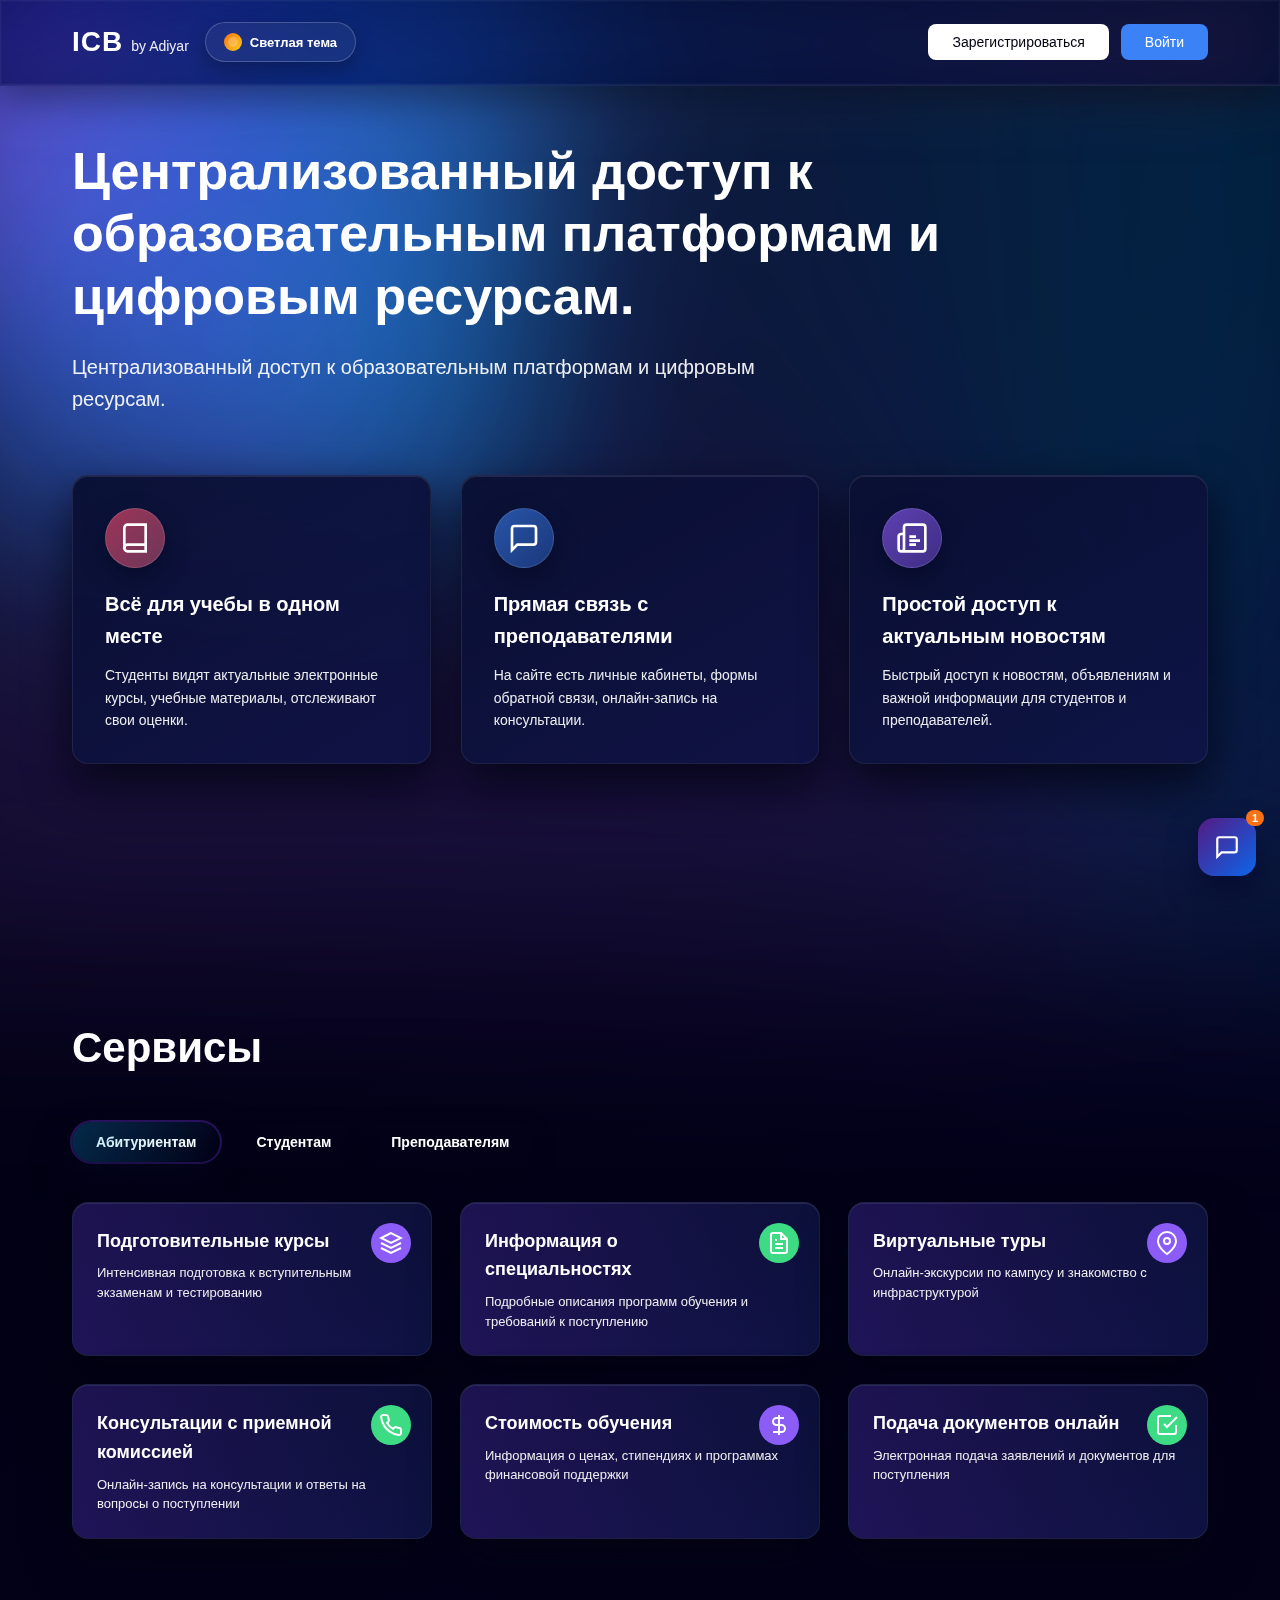
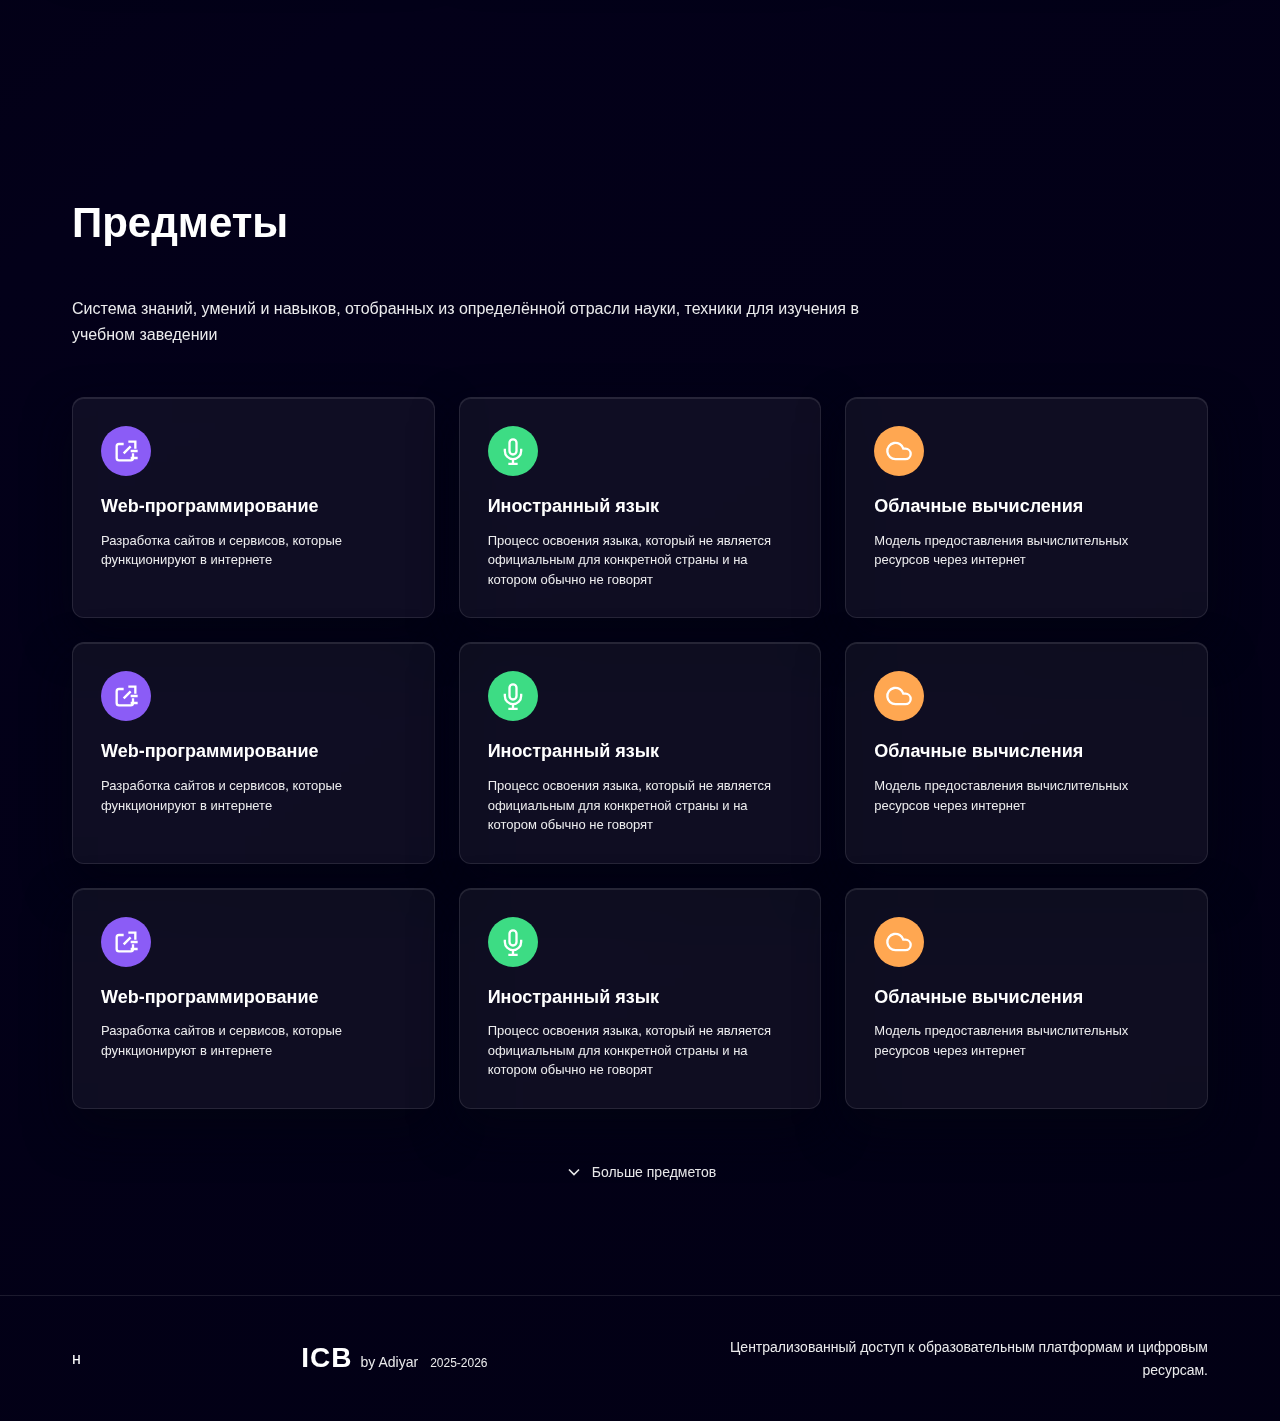
<file: pages/index.html>
<!DOCTYPE html>
<html lang="ru">
<head>
    <meta charset="UTF-8">
    <meta name="viewport" content="width=device-width, initial-scale=1.0">
    <title>ICB by Adiyar - Централизованный доступ к образовательным платформам</title>
    <link rel="stylesheet" href="../css/style.css">
</head>
<body class="theme-dark">
    <!-- Header -->
    <header class="header">
        <div class="container">
            <div class="header-content">
                <button class="burger-btn" id="burgerToggle" aria-label="Открыть меню" aria-expanded="false">
                    <span></span>
                    <span></span>
                    <span></span>
                </button>
                <div class="header-brand">
                    <div class="logo">
                        <span class="logo-main">ICB</span>
                        <span class="logo-sub">by Adiyar</span>
                    </div>
                    <button class="theme-toggle-btn" data-theme-toggle aria-pressed="false">
                        <span class="theme-toggle-icon" aria-hidden="true"></span>
                        <span class="theme-toggle-label" data-theme-label>Светлая тема</span>
                    </button>
                </div>
                <div class="header-buttons-wrapper" id="headerButtonsWrapper">
                    <div class="header-buttons" id="headerButtons">
                        <div class="auth-buttons">
                            <button class="btn btn-register">Зарегистрироваться</button>
                            <button class="btn btn-login">Войти</button>
                        </div>
                        <div class="user-profile" id="userProfile" style="display: none;">
                            <div class="profile-avatar" id="profileAvatar">
                                <svg viewBox="0 0 24 24" fill="none" stroke="currentColor" stroke-width="2">
                                    <path d="M20 21v-2a4 4 0 0 0-4-4H8a4 4 0 0 0-4 4v2"></path>
                                    <circle cx="12" cy="7" r="4"></circle>
                                </svg>
                            </div>
                            <span class="profile-name" id="profileName">Пользователь</span>
                            <div class="profile-context-menu" id="profileContextMenu">
                                <a href="journal.html" class="context-menu-item journal-btn">
                                    <svg viewBox="0 0 24 24" fill="none" stroke="currentColor" stroke-width="2">
                                        <path d="M14 2H6a2 2 0 0 0-2 2v16a2 2 0 0 0 2 2h12a2 2 0 0 0 2-2V8z"></path>
                                        <polyline points="14 2 14 8 20 8"></polyline>
                                        <line x1="16" y1="13" x2="8" y2="13"></line>
                                        <line x1="16" y1="17" x2="8" y2="17"></line>
                                    </svg>
                                    <span>Журнал</span>
                                </a>
                                <button class="context-menu-item logout-btn" id="logoutBtn">
                                    <svg viewBox="0 0 24 24" fill="none" stroke="currentColor" stroke-width="2">
                                        <path d="M9 21H5a2 2 0 0 1-2-2V5a2 2 0 0 1 2-2h4"></path>
                                        <polyline points="16 17 21 12 16 7"></polyline>
                                        <line x1="21" y1="12" x2="9" y2="12"></line>
                                    </svg>
                                    <span>Выйти из аккаунта</span>
                                </button>
                            </div>
                        </div>
                    </div>
                </div>
            </div>
        </div>
  </header>

    <div class="mobile-menu-overlay" id="mobileMenuOverlay" aria-hidden="true">
        <div class="mobile-menu-panel" role="dialog" aria-modal="true">
            <div class="mobile-menu-header">
                <span>Меню</span>
                <button class="mobile-menu-close" id="mobileMenuClose" aria-label="Закрыть меню">
                    <svg viewBox="0 0 24 24" fill="none" stroke="currentColor" stroke-width="2">
                        <line x1="18" y1="6" x2="6" y2="18"></line>
                        <line x1="6" y1="6" x2="18" y2="18"></line>
                    </svg>
                </button>
            </div>
            <div class="mobile-menu-body">
                <button class="theme-toggle-btn theme-toggle-btn--mobile" data-theme-toggle aria-pressed="false">
                    <span class="theme-toggle-icon" aria-hidden="true"></span>
                    <span class="theme-toggle-label" data-theme-label>Светлая тема</span>
                </button>
                <div class="mobile-menu-actions" id="mobileMenuActions"></div>
            </div>
        </div>
    </div>

    <!-- Hero Section -->
    <section class="hero">
        <div class="container">
            <h1 class="hero-title">Централизованный доступ к образовательным платформам и цифровым ресурсам.</h1>
            <p class="hero-subtitle">Эффективность обучения начинается с простого доступа.</p>
            
            <div class="features">
                <div class="feature-card">
                    <div class="feature-icon feature-icon-red">
                        <svg viewBox="0 0 24 24" fill="none" stroke="currentColor" stroke-width="2">
                            <path d="M4 19.5A2.5 2.5 0 0 1 6.5 17H20"></path>
                            <path d="M6.5 2H20v20H6.5A2.5 2.5 0 0 1 4 19.5v-15A2.5 2.5 0 0 1 6.5 2z"></path>
                        </svg>
                    </div>
                    <h3 class="feature-title">Всё для учебы в одном месте</h3>
                    <p class="feature-description">Студенты видят актуальные электронные курсы, учебные материалы, отслеживают свои оценки.</p>
                </div>
                
                <div class="feature-card">
                    <div class="feature-icon feature-icon-blue">
                        <svg viewBox="0 0 24 24" fill="none" stroke="currentColor" stroke-width="2">
                            <path d="M21 15a2 2 0 0 1-2 2H7l-4 4V5a2 2 0 0 1 2-2h14a2 2 0 0 1 2 2z"></path>
                        </svg>
                    </div>
                    <h3 class="feature-title">Прямая связь с преподавателями</h3>
                    <p class="feature-description">На сайте есть личные кабинеты, формы обратной связи, онлайн-запись на консультации.</p>
                </div>
                
                <div class="feature-card">
                    <div class="feature-icon feature-icon-purple">
                        <svg viewBox="0 0 24 24" fill="none" stroke="currentColor" stroke-width="2">
                            <path d="M4 22h16a2 2 0 0 0 2-2V4a2 2 0 0 0-2-2H8a2 2 0 0 0-2 2v16a2 2 0 0 1-2 2Zm0 0a2 2 0 0 1-2-2v-9c0-1.1.9-2 2-2h2"></path>
                            <path d="M18 14h-8"></path>
                            <path d="M15 11h-5"></path>
                            <path d="M15 17h-5"></path>
                        </svg>
                    </div>
                    <h3 class="feature-title">Простой доступ к актуальным новостям</h3>
                    <p class="feature-description">Быстрый доступ к новостям, объявлениям и важной информации для студентов и преподавателей.</p>
                </div>
            </div>
        </div>
    </section>

    <!-- Services Section -->
    <section class="services">
        
        <div class="container">
            <h2 class="section-title">Сервисы</h2>
            
            <div class="tabs">
                <button class="tab active" data-tab="applicants">Абитуриентам</button>
                <button class="tab" data-tab="students">Студентам</button>
                <button class="tab" data-tab="teachers">Преподавателям</button>
            </div>
            <div class="services-content">
                <!-- Контент для Абитуриентов -->
                <div class="services-grid active" id="applicants-content">
                <div class="service-card service-card-gradient-1">
                    <div class="service-icon service-icon-purple">
                        <svg viewBox="0 0 24 24" fill="none" stroke="currentColor" stroke-width="2">
                            <path d="M12 2L2 7l10 5 10-5-10-5z"></path>
                            <path d="M2 17l10 5 10-5"></path>
                            <path d="M2 12l10 5 10-5"></path>
                        </svg>
                    </div>
                    <h3 class="service-title">Подготовительные курсы</h3>
                    <p class="service-description">Интенсивная подготовка к вступительным экзаменам и тестированию</p>
                </div>
                
                <div class="service-card service-card-gradient-2">
                    <div class="service-icon service-icon-green">
                        <svg viewBox="0 0 24 24" fill="none" stroke="currentColor" stroke-width="2">
                            <path d="M14 2H6a2 2 0 0 0-2 2v16a2 2 0 0 0 2 2h12a2 2 0 0 0 2-2V8z"></path>
                            <polyline points="14 2 14 8 20 8"></polyline>
                            <line x1="16" y1="13" x2="8" y2="13"></line>
                            <line x1="16" y1="17" x2="8" y2="17"></line>
                            <polyline points="10 9 9 9 8 9"></polyline>
                        </svg>
                    </div>
                    <h3 class="service-title">Информация о специальностях</h3>
                    <p class="service-description">Подробные описания программ обучения и требований к поступлению</p>
                </div>
                
                <div class="service-card service-card-gradient-3">
                    <div class="service-icon service-icon-purple">
                        <svg viewBox="0 0 24 24" fill="none" stroke="currentColor" stroke-width="2">
                            <path d="M21 10c0 7-9 13-9 13s-9-6-9-13a9 9 0 0 1 18 0z"></path>
                            <circle cx="12" cy="10" r="3"></circle>
                        </svg>
                    </div>
                    <h3 class="service-title">Виртуальные туры</h3>
                    <p class="service-description">Онлайн-экскурсии по кампусу и знакомство с инфраструктурой</p>
                </div>
                
                <div class="service-card service-card-gradient-4">
                    <div class="service-icon service-icon-green">
                        <svg viewBox="0 0 24 24" fill="none" stroke="currentColor" stroke-width="2">
                            <path d="M22 16.92v3a2 2 0 0 1-2.18 2 19.79 19.79 0 0 1-8.63-3.07 19.5 19.5 0 0 1-6-6 19.79 19.79 0 0 1-3.07-8.67A2 2 0 0 1 4.11 2h3a2 2 0 0 1 2 1.72 12.84 12.84 0 0 0 .7 2.81 2 2 0 0 1-.45 2.11L8.09 9.91a16 16 0 0 0 6 6l1.27-1.27a2 2 0 0 1 2.11-.45 12.84 12.84 0 0 0 2.81.7A2 2 0 0 1 22 16.92z"></path>
                        </svg>
                    </div>
                    <h3 class="service-title">Консультации с приемной комиссией</h3>
                    <p class="service-description">Онлайн-запись на консультации и ответы на вопросы о поступлении</p>
                </div>
                
                <div class="service-card service-card-gradient-5">
                    <div class="service-icon service-icon-purple">
                        <svg viewBox="0 0 24 24" fill="none" stroke="currentColor" stroke-width="2">
                            <path d="M12 2v20M17 5H9.5a3.5 3.5 0 0 0 0 7h5a3.5 3.5 0 0 1 0 7H6"></path>
                        </svg>
                    </div>
                    <h3 class="service-title">Стоимость обучения</h3>
                    <p class="service-description">Информация о ценах, стипендиях и программах финансовой поддержки</p>
                </div>
                
                <div class="service-card service-card-gradient-6">
                    <div class="service-icon service-icon-green">
                        <svg viewBox="0 0 24 24" fill="none" stroke="currentColor" stroke-width="2">
                            <path d="M9 11l3 3L22 4"></path>
                            <path d="M21 12v7a2 2 0 0 1-2 2H5a2 2 0 0 1-2-2V5a2 2 0 0 1 2-2h11"></path>
                        </svg>
                    </div>
                    <h3 class="service-title">Подача документов онлайн</h3>
                    <p class="service-description">Электронная подача заявлений и документов для поступления</p>
                </div>
                </div>
                
                <!-- Контент для Студентов -->
                <div class="services-grid" id="students-content">
                <div class="service-card service-card-gradient-1">
                    <div class="service-icon service-icon-purple">
                        <svg viewBox="0 0 24 24" fill="none" stroke="currentColor" stroke-width="2">
                            <path d="M4 19.5A2.5 2.5 0 0 1 6.5 17H20"></path>
                            <path d="M6.5 2H20v20H6.5A2.5 2.5 0 0 1 4 19.5v-15A2.5 2.5 0 0 1 6.5 2z"></path>
                        </svg>
                    </div>
                    <h3 class="service-title">Художественная литература</h3>
                    <p class="service-description">Электронные и аудиокниги в открытом доступе для чтения</p>
                </div>
                
                <div class="service-card service-card-gradient-2">
                    <div class="service-icon service-icon-green">
                        <svg viewBox="0 0 24 24" fill="none" stroke="currentColor" stroke-width="2">
                            <path d="M14 2H6a2 2 0 0 0-2 2v16a2 2 0 0 0 2 2h12a2 2 0 0 0 2-2V8z"></path>
                            <polyline points="14 2 14 8 20 8"></polyline>
                            <line x1="16" y1="13" x2="8" y2="13"></line>
                            <line x1="16" y1="17" x2="8" y2="17"></line>
                        </svg>
                    </div>
                    <h3 class="service-title">Электронные курсы</h3>
                    <p class="service-description">Доступ к учебным материалам, лекциям и заданиям по всем предметам</p>
                </div>
                
                <div class="service-card service-card-gradient-3">
                    <div class="service-icon service-icon-purple">
                        <svg viewBox="0 0 24 24" fill="none" stroke="currentColor" stroke-width="2">
                            <path d="M21 15a2 2 0 0 1-2 2H7l-4 4V5a2 2 0 0 1 2-2h14a2 2 0 0 1 2 2z"></path>
                        </svg>
                    </div>
                    <h3 class="service-title">Общение с преподавателями</h3>
                    <p class="service-description">Личные кабинеты для связи с преподавателями и консультаций</p>
                </div>
                
                <div class="service-card service-card-gradient-4">
                    <div class="service-icon service-icon-green">
                        <svg viewBox="0 0 24 24" fill="none" stroke="currentColor" stroke-width="2">
                            <path d="M9 11l3 3L22 4"></path>
                            <path d="M21 12v7a2 2 0 0 1-2 2H5a2 2 0 0 1-2-2V5a2 2 0 0 1 2-2h11"></path>
                        </svg>
                    </div>
                    <h3 class="service-title">Журнал оценок</h3>
                    <p class="service-description">Отслеживание успеваемости и просмотр оценок по всем предметам</p>
                </div>
                
                <div class="service-card service-card-gradient-5">
                    <div class="service-icon service-icon-purple">
                        <svg viewBox="0 0 24 24" fill="none" stroke="currentColor" stroke-width="2">
                            <path d="M4 22h16a2 2 0 0 0 2-2V4a2 2 0 0 0-2-2H8a2 2 0 0 0-2 2v16a2 2 0 0 1-2 2Zm0 0a2 2 0 0 1-2-2v-9c0-1.1.9-2 2-2h2"></path>
                            <path d="M18 14h-8"></path>
                            <path d="M15 11h-5"></path>
                            <path d="M15 17h-5"></path>
                        </svg>
                    </div>
                    <h3 class="service-title">Новости и объявления</h3>
                    <p class="service-description">Актуальная информация о событиях, расписании и важных датах</p>
                </div>
                
                <div class="service-card service-card-gradient-6">
                    <div class="service-icon service-icon-green">
                        <svg viewBox="0 0 24 24" fill="none" stroke="currentColor" stroke-width="2">
                            <rect x="3" y="4" width="18" height="18" rx="2" ry="2"></rect>
                            <line x1="16" y1="2" x2="16" y2="6"></line>
                            <line x1="8" y1="2" x2="8" y2="6"></line>
                            <line x1="3" y1="10" x2="21" y2="10"></line>
                        </svg>
                    </div>
                    <h3 class="service-title">Расписание занятий</h3>
                    <p class="service-description">Актуальное расписание лекций, семинаров и экзаменов</p>
                </div>
                </div>
                
                <!-- Контент для Преподавателей -->
                <div class="services-grid" id="teachers-content">
                <div class="service-card service-card-gradient-1">
                    <div class="service-icon service-icon-purple">
                        <svg viewBox="0 0 24 24" fill="none" stroke="currentColor" stroke-width="2">
                            <path d="M14 2H6a2 2 0 0 0-2 2v16a2 2 0 0 0 2 2h12a2 2 0 0 0 2-2V8z"></path>
                            <polyline points="14 2 14 8 20 8"></polyline>
                            <line x1="16" y1="13" x2="8" y2="13"></line>
                            <line x1="16" y1="17" x2="8" y2="17"></line>
                        </svg>
                    </div>
                    <h3 class="service-title">Управление курсами</h3>
                    <p class="service-description">Создание и редактирование учебных материалов и заданий</p>
                </div>
                
                <div class="service-card service-card-gradient-2">
                    <div class="service-icon service-icon-green">
                        <svg viewBox="0 0 24 24" fill="none" stroke="currentColor" stroke-width="2">
                            <path d="M17 21v-2a4 4 0 0 0-4-4H5a4 4 0 0 0-4 4v2"></path>
                            <circle cx="9" cy="7" r="4"></circle>
                            <path d="M23 21v-2a4 4 0 0 0-3-3.87"></path>
                            <path d="M16 3.13a4 4 0 0 1 0 7.75"></path>
                        </svg>
                    </div>
                    <h3 class="service-title">Работа со студентами</h3>
                    <p class="service-description">Проверка работ, выставление оценок и обратная связь</p>
                </div>
                
                <div class="service-card service-card-gradient-3">
                    <div class="service-icon service-icon-purple">
                        <svg viewBox="0 0 24 24" fill="none" stroke="currentColor" stroke-width="2">
                            <path d="M21 15a2 2 0 0 1-2 2H7l-4 4V5a2 2 0 0 1 2-2h14a2 2 0 0 1 2 2z"></path>
                        </svg>
                    </div>
                    <h3 class="service-title">Консультации</h3>
                    <p class="service-description">Онлайн-запись студентов на консультации и управление расписанием</p>
                </div>
                
                <div class="service-card service-card-gradient-4">
                    <div class="service-icon service-icon-green">
                        <svg viewBox="0 0 24 24" fill="none" stroke="currentColor" stroke-width="2">
                            <path d="M22 16.92v3a2 2 0 0 1-2.18 2 19.79 19.79 0 0 1-8.63-3.07 19.5 19.5 0 0 1-6-6 19.79 19.79 0 0 1-3.07-8.67A2 2 0 0 1 4.11 2h3a2 2 0 0 1 2 1.72 12.84 12.84 0 0 0 .7 2.81 2 2 0 0 1-.45 2.11L8.09 9.91a16 16 0 0 0 6 6l1.27-1.27a2 2 0 0 1 2.11-.45 12.84 12.84 0 0 0 2.81.7A2 2 0 0 1 22 16.92z"></path>
                        </svg>
                    </div>
                    <h3 class="service-title">Обратная связь</h3>
                    <p class="service-description">Формы для получения обратной связи от студентов</p>
                </div>
                
                <div class="service-card service-card-gradient-5">
                    <div class="service-icon service-icon-purple">
                        <svg viewBox="0 0 24 24" fill="none" stroke="currentColor" stroke-width="2">
                            <path d="M4 22h16a2 2 0 0 0 2-2V4a2 2 0 0 0-2-2H8a2 2 0 0 0-2 2v16a2 2 0 0 1-2 2Zm0 0a2 2 0 0 1-2-2v-9c0-1.1.9-2 2-2h2"></path>
                            <path d="M18 14h-8"></path>
                            <path d="M15 11h-5"></path>
                            <path d="M15 17h-5"></path>
                        </svg>
                    </div>
                    <h3 class="service-title">Публикация новостей</h3>
                    <p class="service-description">Размещение объявлений и важной информации для студентов</p>
                </div>
                
                <div class="service-card service-card-gradient-6">
                    <div class="service-icon service-icon-green">
                        <svg viewBox="0 0 24 24" fill="none" stroke="currentColor" stroke-width="2">
                            <rect x="3" y="4" width="18" height="18" rx="2" ry="2"></rect>
                            <line x1="16" y1="2" x2="16" y2="6"></line>
                            <line x1="8" y1="2" x2="8" y2="6"></line>
                            <line x1="3" y1="10" x2="21" y2="10"></line>
                        </svg>
                    </div>
                    <h3 class="service-title">Управление расписанием</h3>
                    <p class="service-description">Создание и редактирование расписания занятий и консультаций</p>
                </div>
                </div>
            </div>
        </div>
    </section>

    <!-- Subjects Section -->
    <section class="subjects">
        <div class="container">
            <h2 class="section-title">Предметы</h2>
            <p class="subjects-description">Система знаний, умений и навыков, отобранных из определённой отрасли науки, техники для изучения в учебном заведении</p>
            
            <div class="subjects-grid">
                <div class="subject-card">
                    <div class="subject-icon subject-icon-purple">
                        <svg viewBox="0 0 24 24" fill="none" stroke="currentColor" stroke-width="2">
                            <path d="M16 18h6"></path>
                            <path d="M16 12h6"></path>
                            <path d="M10 6H6a2 2 0 0 0-2 2v10a2 2 0 0 0 2 2h10a2 2 0 0 0 2-2v-4"></path>
                            <path d="M14 4h6v6"></path>
                            <path d="M10 14l6-6"></path>
                        </svg>
                    </div>
                    <h3 class="subject-title">Web-программирование</h3>
                    <p class="subject-description">Разработка сайтов и сервисов, которые функционируют в интернете</p>
                </div>
                
                <div class="subject-card">
                    <div class="subject-icon subject-icon-green">
                        <svg viewBox="0 0 24 24" fill="none" stroke="currentColor" stroke-width="2">
                            <path d="M12 2a3 3 0 0 0-3 3v7a3 3 0 0 0 6 0V5a3 3 0 0 0-3-3Z"></path>
                            <path d="M19 10v2a7 7 0 0 1-14 0v-2"></path>
                            <line x1="12" y1="19" x2="12" y2="23"></line>
                            <line x1="8" y1="23" x2="16" y2="23"></line>
                        </svg>
                    </div>
                    <h3 class="subject-title">Иностранный язык</h3>
                    <p class="subject-description">Процесс освоения языка, который не является официальным для конкретной страны и на котором обычно не говорят</p>
                </div>
                
                <div class="subject-card">
                    <div class="subject-icon subject-icon-orange">
                        <svg viewBox="0 0 24 24" fill="none" stroke="currentColor" stroke-width="2">
                            <path d="M17.5 19H9a7 7 0 1 1 6.71-9h1.79a4.5 4.5 0 1 1 0 9Z"></path>
                        </svg>
                    </div>
                    <h3 class="subject-title">Облачные вычисления</h3>
                    <p class="subject-description">Модель предоставления вычислительных ресурсов через интернет</p>
                </div>
                
                <div class="subject-card">
                    <div class="subject-icon subject-icon-purple">
                        <svg viewBox="0 0 24 24" fill="none" stroke="currentColor" stroke-width="2">
                            <path d="M16 18h6"></path>
                            <path d="M16 12h6"></path>
                            <path d="M10 6H6a2 2 0 0 0-2 2v10a2 2 0 0 0 2 2h10a2 2 0 0 0 2-2v-4"></path>
                            <path d="M14 4h6v6"></path>
                            <path d="M10 14l6-6"></path>
                        </svg>
                    </div>
                    <h3 class="subject-title">Web-программирование</h3>
                    <p class="subject-description">Разработка сайтов и сервисов, которые функционируют в интернете</p>
                </div>
                
                <div class="subject-card">
                    <div class="subject-icon subject-icon-green">
                        <svg viewBox="0 0 24 24" fill="none" stroke="currentColor" stroke-width="2">
                            <path d="M12 2a3 3 0 0 0-3 3v7a3 3 0 0 0 6 0V5a3 3 0 0 0-3-3Z"></path>
                            <path d="M19 10v2a7 7 0 0 1-14 0v-2"></path>
                            <line x1="12" y1="19" x2="12" y2="23"></line>
                            <line x1="8" y1="23" x2="16" y2="23"></line>
                        </svg>
                    </div>
                    <h3 class="subject-title">Иностранный язык</h3>
                    <p class="subject-description">Процесс освоения языка, который не является официальным для конкретной страны и на котором обычно не говорят</p>
                </div>
                
                <div class="subject-card">
                    <div class="subject-icon subject-icon-orange">
                        <svg viewBox="0 0 24 24" fill="none" stroke="currentColor" stroke-width="2">
                            <path d="M17.5 19H9a7 7 0 1 1 6.71-9h1.79a4.5 4.5 0 1 1 0 9Z"></path>
                        </svg>
                    </div>
                    <h3 class="subject-title">Облачные вычисления</h3>
                    <p class="subject-description">Модель предоставления вычислительных ресурсов через интернет</p>
                </div>
                
                <div class="subject-card">
                    <div class="subject-icon subject-icon-purple">
                        <svg viewBox="0 0 24 24" fill="none" stroke="currentColor" stroke-width="2">
                            <path d="M16 18h6"></path>
                            <path d="M16 12h6"></path>
                            <path d="M10 6H6a2 2 0 0 0-2 2v10a2 2 0 0 0 2 2h10a2 2 0 0 0 2-2v-4"></path>
                            <path d="M14 4h6v6"></path>
                            <path d="M10 14l6-6"></path>
                        </svg>
                    </div>
                    <h3 class="subject-title">Web-программирование</h3>
                    <p class="subject-description">Разработка сайтов и сервисов, которые функционируют в интернете</p>
                </div>
                
                <div class="subject-card">
                    <div class="subject-icon subject-icon-green">
                        <svg viewBox="0 0 24 24" fill="none" stroke="currentColor" stroke-width="2">
                            <path d="M12 2a3 3 0 0 0-3 3v7a3 3 0 0 0 6 0V5a3 3 0 0 0-3-3Z"></path>
                            <path d="M19 10v2a7 7 0 0 1-14 0v-2"></path>
                            <line x1="12" y1="19" x2="12" y2="23"></line>
                            <line x1="8" y1="23" x2="16" y2="23"></line>
                        </svg>
                    </div>
                    <h3 class="subject-title">Иностранный язык</h3>
                    <p class="subject-description">Процесс освоения языка, который не является официальным для конкретной страны и на котором обычно не говорят</p>
                </div>
                
                <div class="subject-card">
                    <div class="subject-icon subject-icon-orange">
                        <svg viewBox="0 0 24 24" fill="none" stroke="currentColor" stroke-width="2">
                            <path d="M17.5 19H9a7 7 0 1 1 6.71-9h1.79a4.5 4.5 0 1 1 0 9Z"></path>
                        </svg>
                    </div>
                    <h3 class="subject-title">Облачные вычисления</h3>
                    <p class="subject-description">Модель предоставления вычислительных ресурсов через интернет</p>
                </div>
            </div>
            
            <div class="show-more">
                <svg viewBox="0 0 24 24" fill="none" stroke="currentColor" stroke-width="2">
                    <polyline points="6 9 12 15 18 9"></polyline>
                </svg>
                <span>Больше предметов</span>
            </div>
        </div>
  </section>
  
    <footer class="footer">
        <div class="container">
            <div class="footer-content">н
                <div class="footer-logo">
                    <span class="logo-main">ICB</span>
                    <span class="logo-sub">by Adiyar</span>
                    <span class="logo-year">2025-2026</span>
                </div>
                <div class="footer-tagline">
                    Централизованный доступ к образовательным платформам и цифровым ресурсам.
                </div>
            </div>
        </div>
    </footer>

    <div class="modal-overlay" id="authModal">
        <div class="modal-auth">
            <button class="modal-close" id="closeAuthModal">
                <svg viewBox="0 0 24 24" fill="none" stroke="currentColor" stroke-width="2">
                    <line x1="18" y1="6" x2="6" y2="18"></line>
                    <line x1="6" y1="6" x2="18" y2="18"></line>
                </svg>
            </button>
            
            <h2 class="modal-title">Авторизация</h2>
            <p class="modal-subtitle">Введи логин/телефон и пароль для авторизации в личном кабинете</p>
            
            <div class="test-credentials">
                <p><strong>Тестовые данные для входа:</strong></p>
                <p><strong>Студент:</strong></p>
                <p>Логин: <code>student2024</code> или <code>+77001234567</code></p>
                <p>Пароль: <code>TestPass123!</code></p>
                <p style="margin-top: 12px;"><strong>Преподаватель:</strong></p>
                <p>Логин: <code>teacher2024</code> или <code>teacher@icb.kz</code></p>
                <p>Пароль: <code>TeacherPass123!</code></p>
            </div>
            
            <form class="auth-form" id="authForm">
                <div class="form-group">
                    <label for="login">Логин / номер телефона</label>
                    <input 
                        type="text" 
                        id="login" 
                        name="login" 
                        placeholder="Введите логин / номер телефона"
                        required
                    >
                </div>
                
                <div class="form-group">
                    <label for="password">Пароль</label>
                    <input 
                        type="password" 
                        id="password" 
                        name="password" 
                        placeholder="Введите пароль"
                        required
                    >
                </div>
                
                <div class="form-options">
                    <a href="#" class="forgot-password">Забыли пароль?</a>
                </div>
                
                <button type="submit" class="btn-auth">Войти</button>
            </form>
            
            <div class="auth-footer">
                <a href="#" class="register-link">Отсутствует аккаунт? Зарегистрироваться &gt;</a>
            </div>
        </div>
    </div>

    <!-- Support Chat -->
    <button class="support-chat-btn" id="supportChatBtn" aria-label="Чат поддержки">
        <svg viewBox="0 0 24 24" fill="none" stroke="currentColor" stroke-width="2">
            <path d="M21 15a2 2 0 0 1-2 2H7l-4 4V5a2 2 0 0 1 2-2h14a2 2 0 0 1 2 2z"></path>
        </svg>
        <span>1</span>
    </button>

    <div class="support-chat-modal" id="supportChatModal" role="dialog" aria-modal="true">
        <div class="support-chat-header">
            <div class="support-chat-agent">
                <strong>ICB Support</strong>
                <span class="support-chat-status">Онлайн · отвечает ~2 мин</span>
            </div>
            <button class="support-chat-close" id="closeSupportChat" aria-label="Закрыть чат">
                <svg viewBox="0 0 24 24" fill="none" stroke="currentColor" stroke-width="2">
                    <line x1="18" y1="6" x2="6" y2="18"></line>
                    <line x1="6" y1="6" x2="18" y2="18"></line>
                </svg>
            </button>
        </div>
        <div class="support-chat-body" id="supportChatBody">
            <div class="support-quick-actions" id="supportQuickActions">
                <button type="button" class="support-quick-btn" data-message="Привет">Привет</button>
                <button type="button" class="support-quick-btn" data-message="Где посмотреть расписание?">Расписание</button>
                <button type="button" class="support-quick-btn" data-message="Как зарегистрироваться?">Регистрация</button>
                <button type="button" class="support-quick-btn" data-message="Как связаться с поддержкой?">Контакты</button>
                <button type="button" class="support-quick-btn" data-message="Какие документы нужны?">Документы</button>
            </div>
            <div class="support-message bot">
                <span>Привет! Я виртуальный ассистент. Спроси меня, например: «расписание», «контакты», «регистрация».</span>
                <time>сейчас</time>
            </div>
            <div class="support-typing" id="supportTyping" hidden>
                <span></span><span></span><span></span>
                Печатаем ответ...
            </div>
            <button type="button" class="support-operator-btn" id="supportOperatorBtn">Позвать оператора</button>
        </div>
        <form class="support-chat-footer" id="supportChatForm">
            <input type="text" class="support-input" id="supportChatInput" placeholder="Напечатайте сообщение..." autocomplete="off">
            <button class="support-send" type="submit">Отправить</button>
        </form>
    </div>

    <script>
        // Theme toggle
        const bodyEl = document.body;
        const themeToggleButtons = document.querySelectorAll('[data-theme-toggle]');
        const themeToggleLabels = document.querySelectorAll('[data-theme-label]');
        const THEME_STORAGE_KEY = 'preferredTheme';

        function applyTheme(theme) {
            const isLight = theme === 'light';
            bodyEl.classList.toggle('theme-light', isLight);
            bodyEl.classList.toggle('theme-dark', !isLight);
            themeToggleButtons.forEach(btn => btn.setAttribute('aria-pressed', isLight.toString()));
            themeToggleLabels.forEach(label => {
                label.textContent = isLight ? 'Тёмная тема' : 'Светлая тема';
            });
        }

        const savedTheme = localStorage.getItem(THEME_STORAGE_KEY) || 'dark';
        applyTheme(savedTheme);

        themeToggleButtons.forEach(btn => {
            btn.addEventListener('click', () => {
                const nextTheme = bodyEl.classList.contains('theme-light') ? 'dark' : 'light';
                applyTheme(nextTheme);
                localStorage.setItem(THEME_STORAGE_KEY, nextTheme);
            });
        });

        const burgerToggle = document.getElementById('burgerToggle');
        const mobileMenuOverlay = document.getElementById('mobileMenuOverlay');
        const mobileMenuClose = document.getElementById('mobileMenuClose');
        const headerButtons = document.getElementById('headerButtons');
        const headerButtonsWrapper = document.getElementById('headerButtonsWrapper');
        const mobileMenuActions = document.getElementById('mobileMenuActions');
        const MOBILE_MENU_BREAKPOINT = 768;

        function moveHeaderButtons() {
            if (!headerButtons || !mobileMenuActions || !headerButtonsWrapper) return;
            if (window.innerWidth <= MOBILE_MENU_BREAKPOINT) {
                if (!mobileMenuActions.contains(headerButtons)) {
                    mobileMenuActions.appendChild(headerButtons);
                }
            } else if (!headerButtonsWrapper.contains(headerButtons)) {
                headerButtonsWrapper.appendChild(headerButtons);
                closeMobileMenu();
            }
        }

        function openMobileMenu() {
            if (!mobileMenuOverlay) return;
            moveHeaderButtons();
            burgerToggle?.setAttribute('aria-expanded', 'true');
            mobileMenuOverlay.classList.add('active');
            mobileMenuOverlay.setAttribute('aria-hidden', 'false');
            bodyEl.classList.add('mobile-menu-open');
        }

        function closeMobileMenu() {
            if (!mobileMenuOverlay) return;
            burgerToggle?.setAttribute('aria-expanded', 'false');
            mobileMenuOverlay.classList.remove('active');
            mobileMenuOverlay.setAttribute('aria-hidden', 'true');
            bodyEl.classList.remove('mobile-menu-open');
        }

        burgerToggle?.addEventListener('click', () => {
            if (mobileMenuOverlay?.classList.contains('active')) {
                closeMobileMenu();
            } else {
                openMobileMenu();
            }
        });

        mobileMenuClose?.addEventListener('click', closeMobileMenu);

        mobileMenuOverlay?.addEventListener('click', (event) => {
            if (event.target === mobileMenuOverlay) {
                closeMobileMenu();
            }
        });

        window.addEventListener('resize', () => {
            moveHeaderButtons();
            if (window.innerWidth > MOBILE_MENU_BREAKPOINT) {
                closeMobileMenu();
            }
        });

        document.addEventListener('keydown', (event) => {
            if (event.key === 'Escape' && mobileMenuOverlay?.classList.contains('active')) {
                closeMobileMenu();
            }
        });

        moveHeaderButtons();

        // Header scroll functionality
        const header = document.querySelector('.header');
        let lastScroll = 0;
        
        window.addEventListener('scroll', () => {
            const currentScroll = window.pageYOffset;
            
            if (currentScroll > 50) {
                header.classList.add('scrolled');
            } else {
                header.classList.remove('scrolled');
            }
            
            lastScroll = currentScroll;
        });
        
        // Tab switching functionality
        const serviceTabs = document.querySelectorAll('.tab');
        const serviceGrids = document.querySelectorAll('.services-grid');

        serviceTabs.forEach(tab => {
            tab.addEventListener('click', () => {
                const targetId = `${tab.getAttribute('data-tab')}-content`;

                serviceTabs.forEach(t => t.classList.remove('active'));
                tab.classList.add('active');

                serviceGrids.forEach(grid => {
                    if (grid.id === targetId) {
                        grid.classList.add('active');
                    } else {
                        grid.classList.remove('active');
                    }
                });
            });
        });

        // Hero subtitle rotation
        const heroSubtitle = document.querySelector('.hero-subtitle');
        const HERO_PHRASES = [
            'Централизованный доступ к образовательным платформам и цифровым ресурсам.',
            'Все образовательные сервисы собираются в одном аккаунте ICB.',
            'Следи за расписанием, новостями и оценками без лишних переходов.',
            'Поддерживаем студентов и преподавателей мощными цифровыми инструментами.',
            'Учись умнее: персональные сервисы, консультации и чат-помощник всегда рядом.'
        ];
        let heroPhraseIndex = 0;
        const HERO_INTERVAL = 180000;
        const HERO_FIRST_DELAY = 8000;

        const rotateHeroSubtitle = () => {
            heroPhraseIndex = (heroPhraseIndex + 1) % HERO_PHRASES.length;
            heroSubtitle.classList.add('subtitle-fade');
            setTimeout(() => {
                heroSubtitle.textContent = HERO_PHRASES[heroPhraseIndex];
                heroSubtitle.classList.remove('subtitle-fade');
            }, 420);
        };

        if (heroSubtitle) {
            heroSubtitle.textContent = HERO_PHRASES[0];
            setTimeout(function cycle() {
                rotateHeroSubtitle();
                setTimeout(cycle, HERO_INTERVAL);
            }, HERO_FIRST_DELAY);
        }
        
        // Auth Modal functionality
        const authModal = document.getElementById('authModal');
        const openAuthBtn = document.querySelector('.btn-login');
        const closeAuthBtn = document.getElementById('closeAuthModal');
        const authForm = document.getElementById('authForm');
        
        // Тестовые данные для проверки
        const TEST_CREDENTIALS = {
            student: {
                login: ['student2024', '+77001234567'],
                password: 'TestPass123!',
                role: 'student'
            },
            teacher: {
                login: ['teacher2024', 'teacher@icb.kz'],
                password: 'TeacherPass123!',
                role: 'teacher'
            }
        };
        
        // Открытие модального окна
        openAuthBtn.addEventListener('click', () => {
            authModal.classList.add('active');
            document.body.style.overflow = 'hidden';
        });
        
        // Закрытие модального окна
        closeAuthBtn.addEventListener('click', () => {
            authModal.classList.remove('active');
            document.body.style.overflow = '';
        });
        
        // Закрытие при клике на overlay
        authModal.addEventListener('click', (e) => {
            if (e.target === authModal) {
                authModal.classList.remove('active');
                document.body.style.overflow = '';
            }
        });
        
        // Закрытие по Escape
        document.addEventListener('keydown', (e) => {
            if (e.key === 'Escape' && authModal.classList.contains('active')) {
                authModal.classList.remove('active');
                document.body.style.overflow = '';
            }
        });
        
        // User Profile functionality
        const userProfile = document.getElementById('userProfile');
        const authButtons = document.querySelector('.auth-buttons');
        const profileName = document.getElementById('profileName');
        const profileContextMenu = document.getElementById('profileContextMenu');
        const logoutBtn = document.getElementById('logoutBtn');
        const journalLink = document.querySelector('.journal-btn');
        
        function resolveJournalHref() {
            const userRole = localStorage.getItem('userRole');
            return userRole === 'teacher' ? 'teacher-journal.html' : 'journal.html';
        }

        // Функция для показа профиля
        function showUserProfile(login) {
            authButtons.style.display = 'none';
            userProfile.style.display = 'flex';
            profileName.textContent = login;
            // Сохраняем состояние авторизации в localStorage
            localStorage.setItem('isAuthenticated', 'true');
            localStorage.setItem('userLogin', login);

            if (journalLink) {
                journalLink.setAttribute('href', resolveJournalHref());
            }
        }
        
        // Функция для скрытия профиля
        function hideUserProfile() {
            authButtons.style.display = 'flex';
            userProfile.style.display = 'none';
            profileContextMenu.classList.remove('active');
            localStorage.removeItem('isAuthenticated');
            localStorage.removeItem('userLogin');
        }
        
        // Проверка авторизации при загрузке страницы
        if (localStorage.getItem('isAuthenticated') === 'true') {
            const savedLogin = localStorage.getItem('userLogin') || 'Пользователь';
            showUserProfile(savedLogin);
        }
        
        // Обработка формы авторизации
        authForm.addEventListener('submit', (e) => {
            e.preventDefault();
            
            const login = document.getElementById('login').value.trim();
            const password = document.getElementById('password').value;
            
            // Проверка студента
            const isStudent = TEST_CREDENTIALS.student.login.includes(login) && 
                             password === TEST_CREDENTIALS.student.password;
            
            // Проверка преподавателя
            const isTeacher = TEST_CREDENTIALS.teacher.login.includes(login) && 
                             password === TEST_CREDENTIALS.teacher.password;
            
            if (isStudent) {
                localStorage.setItem('userRole', 'student');
                showUserProfile(login);
                authModal.classList.remove('active');
                document.body.style.overflow = '';
                authForm.reset();
            } else if (isTeacher) {
                localStorage.setItem('userRole', 'teacher');
                localStorage.setItem('isAuthenticated', 'true');
                localStorage.setItem('userLogin', login);
                window.location.href = 'teacher-journal.html';
            } else {
                alert('Неверный логин или пароль. Используйте тестовые данные из подсказки.');
            }
        });
        
        // Функция открытия меню
        function toggleProfileMenu(e) {
            e.preventDefault();
            profileContextMenu.classList.toggle('active');
        }
        
        // Правый клик по профилю для показа контекстного меню (desktop)
        userProfile.addEventListener('contextmenu', toggleProfileMenu);
        
        // Тап/клик на мобильных устройствах
        userProfile.addEventListener('click', (e) => {
            if (window.innerWidth <= 1024) {
                toggleProfileMenu(e);
            }
        });
        
        // Закрытие контекстного меню при клике вне его
        document.addEventListener('click', (e) => {
            if (!userProfile.contains(e.target) && !profileContextMenu.contains(e.target)) {
                profileContextMenu.classList.remove('active');
            }
        });
        
        // Выход из аккаунта
        logoutBtn.addEventListener('click', () => {
            hideUserProfile();
            profileContextMenu.classList.remove('active');
        });

        if (journalLink) {
            journalLink.addEventListener('click', (event) => {
                if (event.metaKey || event.ctrlKey) {
                    return;
                }
                event.preventDefault();
                profileContextMenu.classList.remove('active');
                const target = journalLink.getAttribute('href') || resolveJournalHref();
                window.location.href = target;
            });
            // Обновляем href при загрузке на случай прямо вошедшего учителя в сессию
            journalLink.setAttribute('href', resolveJournalHref());
        }

        // Support chat
        const supportChatBtn = document.getElementById('supportChatBtn');
        const supportChatModal = document.getElementById('supportChatModal');
        const closeSupportChat = document.getElementById('closeSupportChat');
        const supportChatBody = document.getElementById('supportChatBody');
        const supportChatForm = document.getElementById('supportChatForm');
        const supportChatInput = document.getElementById('supportChatInput');
        const supportQuickActions = document.getElementById('supportQuickActions');
        const supportTyping = document.getElementById('supportTyping');
        const supportOperatorBtn = document.getElementById('supportOperatorBtn');
        const supportChatHeader = document.querySelector('.support-chat-header');

        if (supportChatBtn && supportChatModal && supportChatBody && supportChatForm && supportChatInput) {
            const CHAT_RESPONSES = {
                'привет': 'Привет! Готов помочь с навигацией по платформе и документам.',
                'расписание': 'Актуальное расписание смотри в блоке «Сервисы → Студентам → Расписание занятий». Данные обновляются каждый день.',
                'контакты': 'Связаться с оператором можно по email support@icb.kz или телефону +7 (700) 123‑45‑67 с 09:00 до 21:00.',
                'регистрация': 'Нажми «Зарегистрироваться» в шапке, заполни форму и подтверди email. Для преподавателя выбор роли обязателен.',
                'оплата': 'Оплатить обучение можно онлайн через личный кабинет или офлайн в кассе колледжа. Подробнее в разделе «Сервисы → Абитуриентам → Стоимость обучения».',
                'поддержка': 'Я могу подсказать по работе сайта. Для сложных ситуаций позови оператора кнопкой ниже или командой «оператор».',
                'help': 'Доступные команды: привет, расписание, регистрация, контакты, оплата, поддержка, документы, стипендия, требования, оператор.',
                'документы': 'Актуальный список документов лежит в разделе «Сервисы → Абитуриентам → Информация о специальностях». Там же шаблоны заявлений в PDF.',
                'стипендия': 'Стипендию получают студенты с успеваемостью выше 3.5. Выплаты оформляются через личный кабинет до 5 числа месяца.',
                'требования': 'Для онлайн-курсов нужен браузер Chrome/Edge, стабильный интернет от 5 Мбит/с и устройство с камерой/микрофоном.',
                'оператор': 'Оператор уже уведомлён и свяжется с тобой в ближайшие 5 минут через указанные контакты.'
            };

            const FALLBACK_REPLIES = [
                'Не совсем понял вопрос. Попробуй задать его по-другому или напиши «поддержка».',
                'Пока не знаю ответа, но могу соединить с оператором — нажми кнопку «Позвать оператора» ниже.',
                'Этот вопрос лучше уточнить у менеджера приёмной комиссии. Напиши «контакты», если нужны координаты.'
            ];

            const HISTORY_KEY = 'icbSupportChatHistory';
            let chatHistory = [];
            let chatManualPosition = false;
            let isChatDragging = false;
            let dragOffsetX = 0;
            let dragOffsetY = 0;

            function saveChatHistory() {
                try {
                    localStorage.setItem(HISTORY_KEY, JSON.stringify(chatHistory));
                } catch (err) {
                    console.warn('Не удалось сохранить историю чата', err);
                }
            }

            function addChatMessage(sender, text, persist = true, timeLabel) {
                const wrapper = document.createElement('div');
                wrapper.className = `support-message ${sender}`;
                const span = document.createElement('span');
                span.textContent = text;
                const time = document.createElement('time');
                const now = new Date();
                const formattedTime = timeLabel || now.toLocaleTimeString('ru-RU', { hour: '2-digit', minute: '2-digit' });
                time.textContent = formattedTime;
                wrapper.appendChild(span);
                wrapper.appendChild(time);

                if (supportTyping && !supportTyping.hidden) {
                    supportChatBody.insertBefore(wrapper, supportTyping);
                } else {
                    supportChatBody.appendChild(wrapper);
                }

                supportChatBody.scrollTop = supportChatBody.scrollHeight;

                if (persist) {
                    chatHistory.push({ sender, text, time: formattedTime });
                    saveChatHistory();
                }
            }

            function loadChatHistory() {
                try {
                    const saved = localStorage.getItem(HISTORY_KEY);
                    if (saved) {
                        chatHistory = JSON.parse(saved);
                        chatHistory.forEach(entry => addChatMessage(entry.sender, entry.text, false, entry.time));
                    }
                } catch (err) {
                    console.warn('Не удалось загрузить историю чата', err);
                }
            }

            function getBotResponse(message) {
                const normalized = message.toLowerCase().trim();
                if (!normalized) return null;
                const key = Object.keys(CHAT_RESPONSES).find(cmd => normalized.includes(cmd));
                if (key) {
                    return CHAT_RESPONSES[key];
                }
                return FALLBACK_REPLIES[Math.floor(Math.random() * FALLBACK_REPLIES.length)];
            }

            function showTyping() {
                if (supportTyping) {
                    supportTyping.hidden = false;
                }
            }

            function hideTyping() {
                if (supportTyping) {
                    supportTyping.hidden = true;
                }
            }

            function handleBotResponse(message) {
                showTyping();
                setTimeout(() => {
                    hideTyping();
                    const reply = getBotResponse(message);
                    if (reply) {
                        addChatMessage('bot', reply);
                    }
                }, 700);
            }

            function resetChatPosition() {
                if (chatManualPosition) return;
                supportChatModal.style.top = '';
                supportChatModal.style.left = '';
                supportChatModal.style.right = '16px';
                supportChatModal.style.bottom = '16px';
            }

            function openSupportChat() {
                resetChatPosition();
                supportChatModal.classList.add('active');
                supportChatBtn.setAttribute('aria-expanded', 'true');
                setTimeout(() => supportChatInput.focus(), 150);
            }

            function closeSupportChatModal() {
                supportChatModal.classList.remove('active');
                supportChatBtn.setAttribute('aria-expanded', 'false');
            }

            function startChatDrag(event) {
                if (window.innerWidth <= 600) return;
                if (event.button !== undefined && event.button !== 0) return;
                if (event.target.closest('.support-chat-close')) return;
                isChatDragging = true;
                chatManualPosition = true;
                supportChatModal.classList.add('dragging');
                const rect = supportChatModal.getBoundingClientRect();
                dragOffsetX = event.clientX - rect.left;
                dragOffsetY = event.clientY - rect.top;
                document.addEventListener('pointermove', onChatDrag);
                document.addEventListener('pointerup', stopChatDrag);
            }

            function onChatDrag(event) {
                if (!isChatDragging) return;
                const width = supportChatModal.offsetWidth;
                const height = supportChatModal.offsetHeight;
                const minX = 8;
                const minY = 8;
                const maxX = window.innerWidth - width - 8;
                const maxY = window.innerHeight - height - 8;
                let nextX = event.clientX - dragOffsetX;
                let nextY = event.clientY - dragOffsetY;
                nextX = Math.min(Math.max(nextX, minX), Math.max(minX, maxX));
                nextY = Math.min(Math.max(nextY, minY), Math.max(minY, maxY));
                supportChatModal.style.left = `${nextX}px`;
                supportChatModal.style.top = `${nextY}px`;
                supportChatModal.style.right = 'auto';
                supportChatModal.style.bottom = 'auto';
            }

            function stopChatDrag() {
                isChatDragging = false;
                supportChatModal.classList.remove('dragging');
                document.removeEventListener('pointermove', onChatDrag);
                document.removeEventListener('pointerup', stopChatDrag);
            }

            supportChatBtn.addEventListener('click', openSupportChat);
            closeSupportChat.addEventListener('click', closeSupportChatModal);

            document.addEventListener('click', (event) => {
                if (!supportChatModal.classList.contains('active')) return;
                const isClickInside = supportChatModal.contains(event.target) || supportChatBtn.contains(event.target);
                if (!isClickInside) {
                    closeSupportChatModal();
                }
            });

            document.addEventListener('keydown', (event) => {
                if (event.key === 'Escape' && supportChatModal.classList.contains('active')) {
                    closeSupportChatModal();
                }
            });

            supportChatForm.addEventListener('submit', (event) => {
                event.preventDefault();
                const message = supportChatInput.value.trim();
                if (!message) return;

                addChatMessage('user', message);
                supportChatInput.value = '';
                handleBotResponse(message);
            });

            if (supportQuickActions) {
                supportQuickActions.addEventListener('click', (event) => {
                    const btn = event.target.closest('.support-quick-btn');
                    if (!btn) return;
                    const preset = btn.dataset.message || btn.textContent;
                    if (!preset) return;
                    addChatMessage('user', preset);
                    handleBotResponse(preset);
                });
            }

            if (supportOperatorBtn) {
                supportOperatorBtn.addEventListener('click', () => {
                    const text = 'Позвать оператора';
                    addChatMessage('user', text);
                    showTyping();
                    setTimeout(() => {
                        hideTyping();
                        addChatMessage('bot', 'Оператор получил твою заявку и напишет тебе в течение 5 минут. Если срочно, позвони +7 (700) 123‑45‑67.');
                    }, 800);
                });
            }

            if (supportChatHeader) {
                supportChatHeader.addEventListener('pointerdown', startChatDrag);
            }

            window.addEventListener('resize', () => {
                if (!chatManualPosition) return;
                const rect = supportChatModal.getBoundingClientRect();
                const width = supportChatModal.offsetWidth;
                const height = supportChatModal.offsetHeight;
                const maxX = window.innerWidth - width - 8;
                const maxY = window.innerHeight - height - 8;
                const clampedX = Math.min(rect.left, Math.max(8, maxX));
                const clampedY = Math.min(rect.top, Math.max(8, maxY));
                supportChatModal.style.left = `${clampedX}px`;
                supportChatModal.style.top = `${clampedY}px`;
                supportChatModal.style.right = 'auto';
                supportChatModal.style.bottom = 'auto';
            });

            loadChatHistory();
        }
    </script>
</body>
</html>
</file>
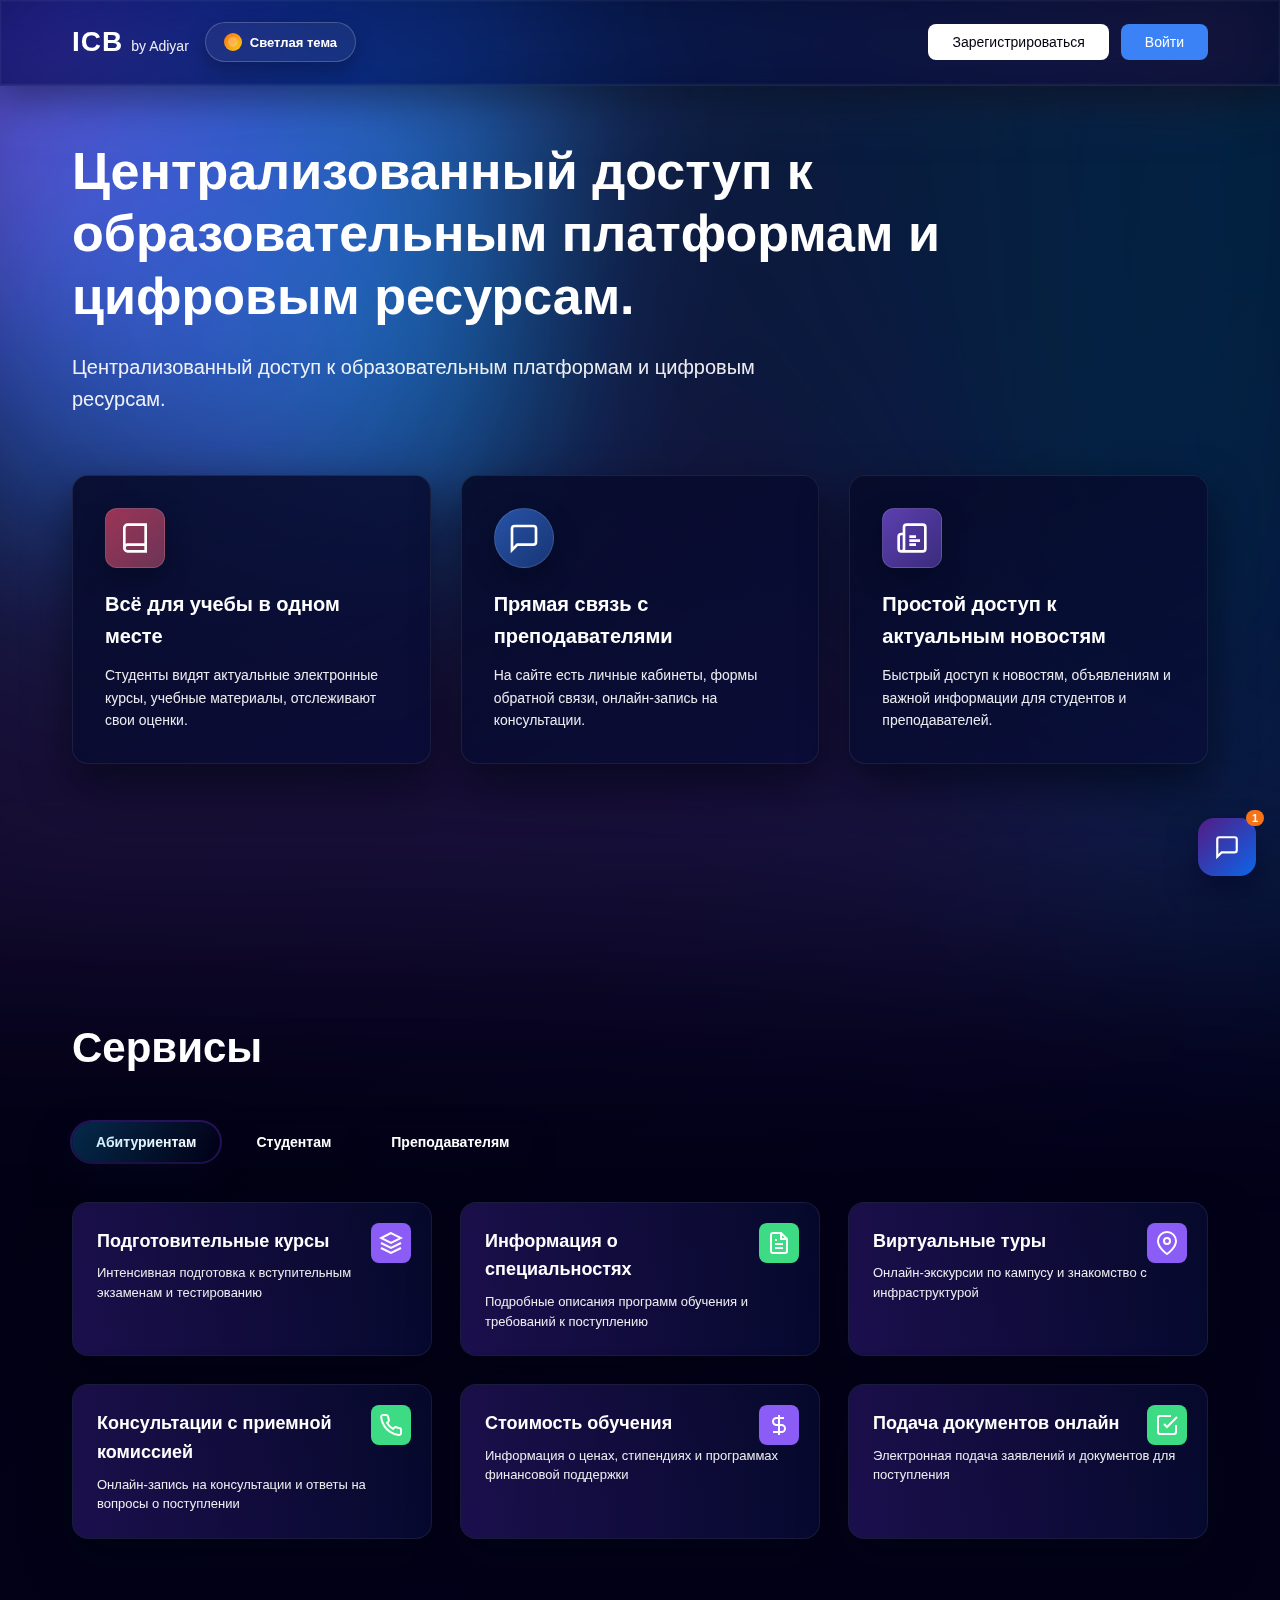
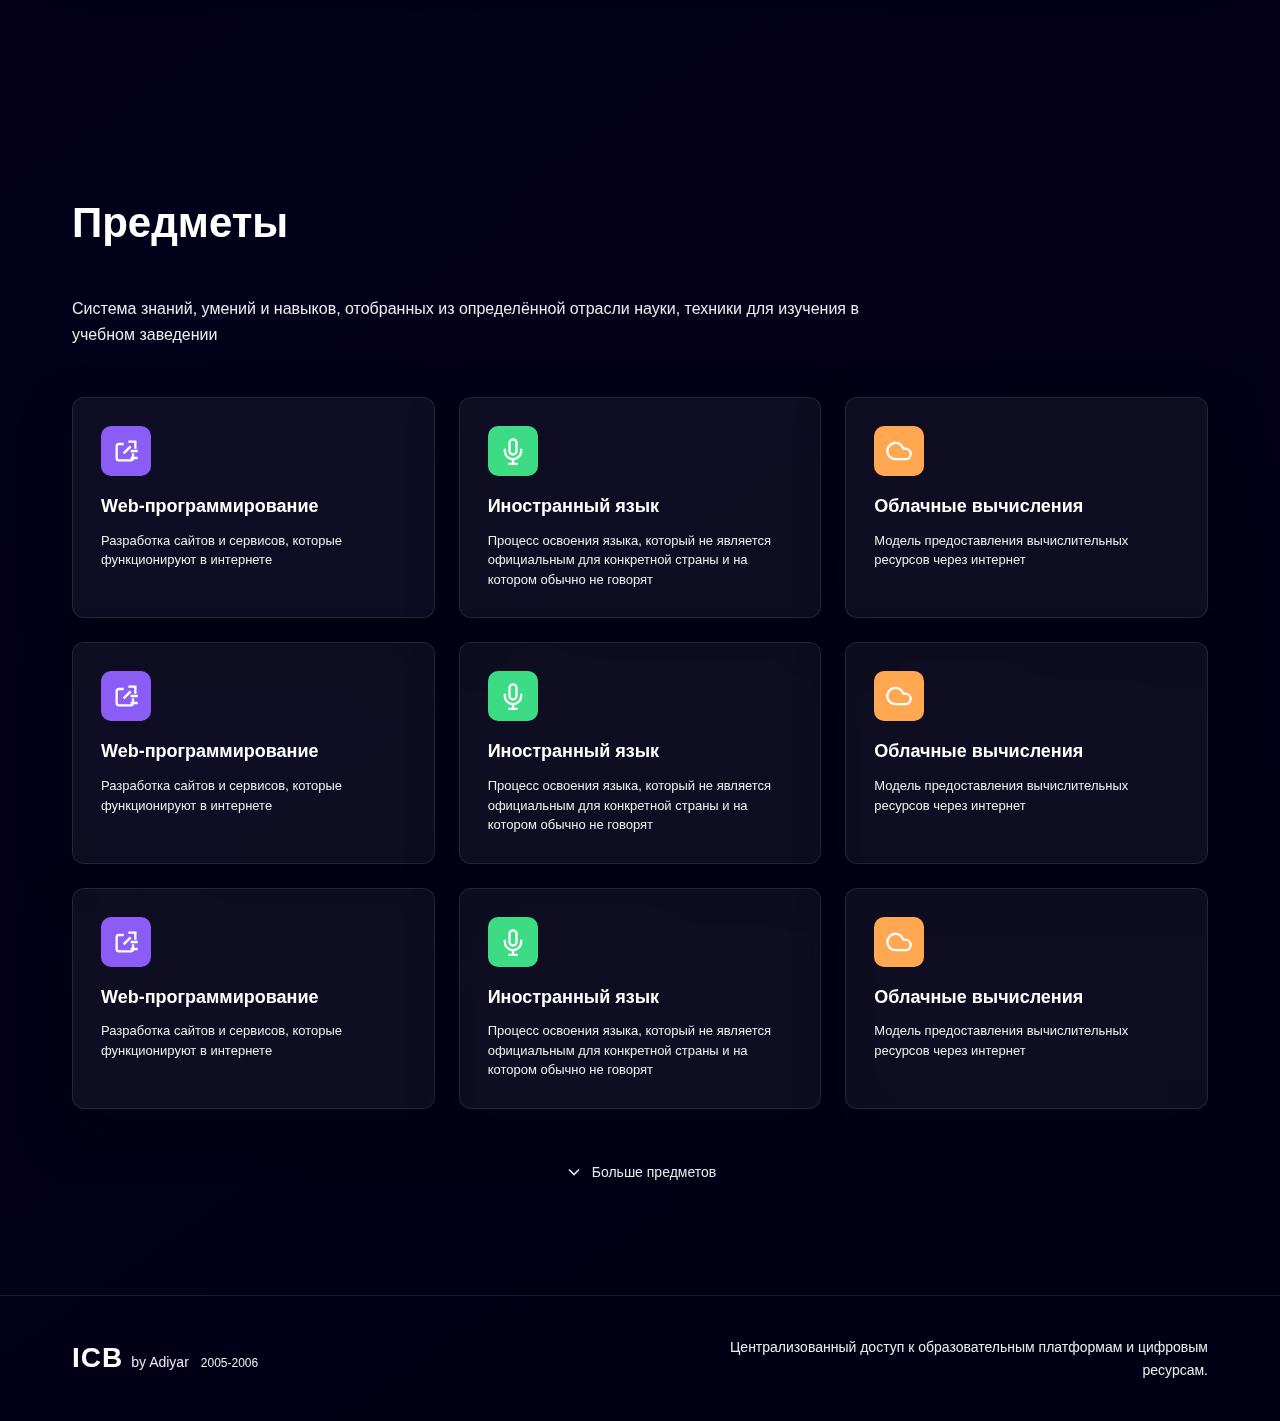
<file: attendance.html>
<!DOCTYPE html>
<html lang="ru">
<head>
    <meta charset="UTF-8">
    <meta name="viewport" content="width=device-width, initial-scale=1.0">
    <title>Таблица Посещаемости - ICB by Adiyar</title>
    <link rel="stylesheet" href="style.css">
    <link rel="stylesheet" href="journal.css">
    <link rel="stylesheet" href="attendance.css">
</head>
<body class="attendance-page journal-page">
    <!-- Mobile burger button -->
    <button class="mobile-burger-btn" id="mobileBurgerBtn" aria-label="Открыть меню" style="display: none;">
        <span></span>
        <span></span>
        <span></span>
    </button>

    <!-- Mobile overlay -->
    <div class="mobile-sidebar-overlay" id="mobileSidebarOverlay" style="display: none;"></div>

    <!-- Sidebar -->
    <aside class="sidebar">
        <div class="sidebar-header">
            <div class="sidebar-logo">
                <span class="logo-main">ICB</span>
                <span class="logo-sub">by Adiyar</span>
            </div>
        </div>
        
        <nav class="sidebar-nav">
            <a href="index.html" class="nav-item">
                <svg viewBox="0 0 24 24" fill="none" stroke="currentColor" stroke-width="2">
                    <path d="m3 9 9-7 9 7v11a2 2 0 0 1-2 2H5a2 2 0 0 1-2-2z"></path>
                    <polyline points="9 22 9 12 15 12 15 22"></polyline>
                </svg>
                <span>Главная</span>
            </a>
            
            <a href="teacher-journal.html" class="nav-item">
                <svg viewBox="0 0 24 24" fill="none" stroke="currentColor" stroke-width="2">
                    <path d="M14 2H6a2 2 0 0 0-2 2v16a2 2 0 0 0 2 2h12a2 2 0 0 0 2-2V8z"></path>
                    <polyline points="14 2 14 8 20 8"></polyline>
                </svg>
                <span>Мой журнал</span>
            </a>
            
            <a href="teacher-students.html" class="nav-item">
                <svg viewBox="0 0 24 24" fill="none" stroke="currentColor" stroke-width="2">
                    <path d="M17 21v-2a4 4 0 0 0-4-4H5a4 4 0 0 0-4 4v2"></path>
                    <circle cx="9" cy="7" r="4"></circle>
                    <path d="M23 21v-2a4 4 0 0 0-3-3.87"></path>
                    <path d="M16 3.13a4 4 0 0 1 0 7.75"></path>
                </svg>
                <span>Журнал студентов</span>
            </a>
            
            <a href="attendance.html" class="nav-item active">
                <svg viewBox="0 0 24 24" fill="none" stroke="currentColor" stroke-width="2">
                    <rect x="3" y="4" width="18" height="18" rx="2" ry="2"></rect>
                    <line x1="16" y1="2" x2="16" y2="6"></line>
                    <line x1="8" y1="2" x2="8" y2="6"></line>
                    <line x1="3" y1="10" x2="21" y2="10"></line>
                </svg>
                <span>Посещаемость</span>
            </a>
        </nav>
        
        <div class="sidebar-footer">
            <div class="version">v. 1.0.0.1</div>
        </div>
    </aside>

    <!-- Main Content -->
    <main class="main-content">
        <!-- Top Header -->
        <header class="attendance-header">
            <div class="header-top">
                <div class="header-left">
                    <h1 class="page-title">Журнал посещаемости</h1>
                    <p class="page-subtitle">Отслеживание посещаемости студентов по датам и предметам</p>
                </div>
                <div class="header-right">
                    <button class="btn-export" id="exportBtn">
                        <svg viewBox="0 0 24 24" fill="none" stroke="currentColor" stroke-width="2">
                            <path d="M21 15v4a2 2 0 0 1-2 2H5a2 2 0 0 1-2-2v-4"></path>
                            <polyline points="7 10 12 15 17 10"></polyline>
                            <line x1="12" y1="15" x2="12" y2="3"></line>
                        </svg>
                        <span>Экспорт</span>
                    </button>
                </div>
            </div>

            <!-- Stats Cards -->
            <div class="stats-row">
                <div class="stat-mini">
                    <div class="stat-label">Всего студентов</div>
                    <div class="stat-value" id="totalStudentsCount">0</div>
                </div>
                <div class="stat-mini">
                    <div class="stat-label">Средняя посещаемость</div>
                    <div class="stat-value" id="avgAttendance">0%</div>
                </div>
                <div class="stat-mini">
                    <div class="stat-label">Высокая посещаемость</div>
                    <div class="stat-value" id="highAttendanceCount">0</div>
                </div>
                <div class="stat-mini">
                    <div class="stat-label">Требует внимания</div>
                    <div class="stat-value alert" id="lowAttendanceCount">0</div>
                </div>
            </div>
        </header>

        <!-- Controls -->
        <div class="attendance-controls-section">
            <div class="control-group">
                <label for="groupFilter">Группа:</label>
                <select id="groupFilter" class="filter-select">
                    <option value="all">Все группы</option>
                    <option value="Группа 1">Группа 1</option>
                    <option value="Группа 2">Группа 2</option>
                    <option value="Группа 3">Группа 3</option>
                </select>
            </div>

            <div class="control-group">
                <label for="monthFilter">Период:</label>
                <input type="month" id="monthFilter" class="input-date">
            </div>

            <div class="control-group">
                <label for="subjectFilter">Предмет:</label>
                <select id="subjectFilter" class="filter-select">
                    <option value="all">Все предметы</option>
                    <option value="web">Web-программирование</option>
                    <option value="cloud">Облачные вычисления</option>
                    <option value="lang">Иностранный язык</option>
                </select>
            </div>

            <button class="btn-reset" id="resetFiltersBtn">Сбросить фильтры</button>
        </div>

        <!-- Main Content Area -->
        <div class="attendance-content">
            <!-- Left Panel: Student List -->
            <div class="students-panel">
                <div class="panel-header">
                    <h3>Студенты</h3>
                    <span class="count" id="studentsCount">0</span>
                </div>
                <div class="students-list" id="studentsList">
                    <!-- Students will be populated here -->
                </div>
            </div>

            <!-- Right Panel: Attendance Table -->
            <div class="attendance-panel">
                <div class="panel-header">
                    <h3>Календарь посещаемости</h3>
                    <div class="legend-inline">
                        <span class="legend-item">
                            <span class="dot present"></span>
                            <span>Присутствие</span>
                        </span>
                        <span class="legend-item">
                            <span class="dot absent"></span>
                            <span>Отсутствие</span>
                        </span>
                        <span class="legend-item">
                            <span class="dot late"></span>
                            <span>Опоздание</span>
                        </span>
                    </div>
                </div>
                <div class="attendance-calendar" id="attendanceCalendar">
                    <!-- Calendar will be populated here -->
                </div>

                <!-- Student Info Panel -->
                <div class="student-info-panel" id="studentInfoPanel" style="display: none;">
                    <div class="info-header">
                        <h4 id="selectedStudentName">Выберите студента</h4>
                        <button class="btn-close" id="closeInfoBtn">×</button>
                    </div>
                    <div class="info-stats">
                        <div class="info-stat">
                            <span class="info-label">Посещаемость:</span>
                            <span class="info-value" id="attendancePercentage">0%</span>
                        </div>
                        <div class="info-stat">
                            <span class="info-label">Присутствий:</span>
                            <span class="info-value" id="presentCount">0</span>
                        </div>
                        <div class="info-stat">
                            <span class="info-label">Отсутствий:</span>
                            <span class="info-value alert" id="absentCount">0</span>
                        </div>
                        <div class="info-stat">
                            <span class="info-label">Опозданий:</span>
                            <span class="info-value warning" id="lateCount">0</span>
                        </div>
                    </div>
                    <div class="attendance-records" id="attendanceRecords">
                        <!-- Records will be populated here -->
                    </div>
                </div>
            </div>
        </div>

        <!-- Statistics Section -->
        <div class="statistics-section">
            <div class="statistics-card">
                <h3>Распределение посещаемости</h3>
                <div class="chart-container">
                    <canvas id="attendanceChart" width="400" height="200"></canvas>
                </div>
            </div>

            <div class="statistics-card">
                <h3>Топ студентов по посещаемости</h3>
                <div class="top-students" id="topStudents">
                    <!-- Top students will be populated here -->
                </div>
            </div>
        </div>
    </main>

    <script src="attendance.js"></script>
</body>
</html>
</file>
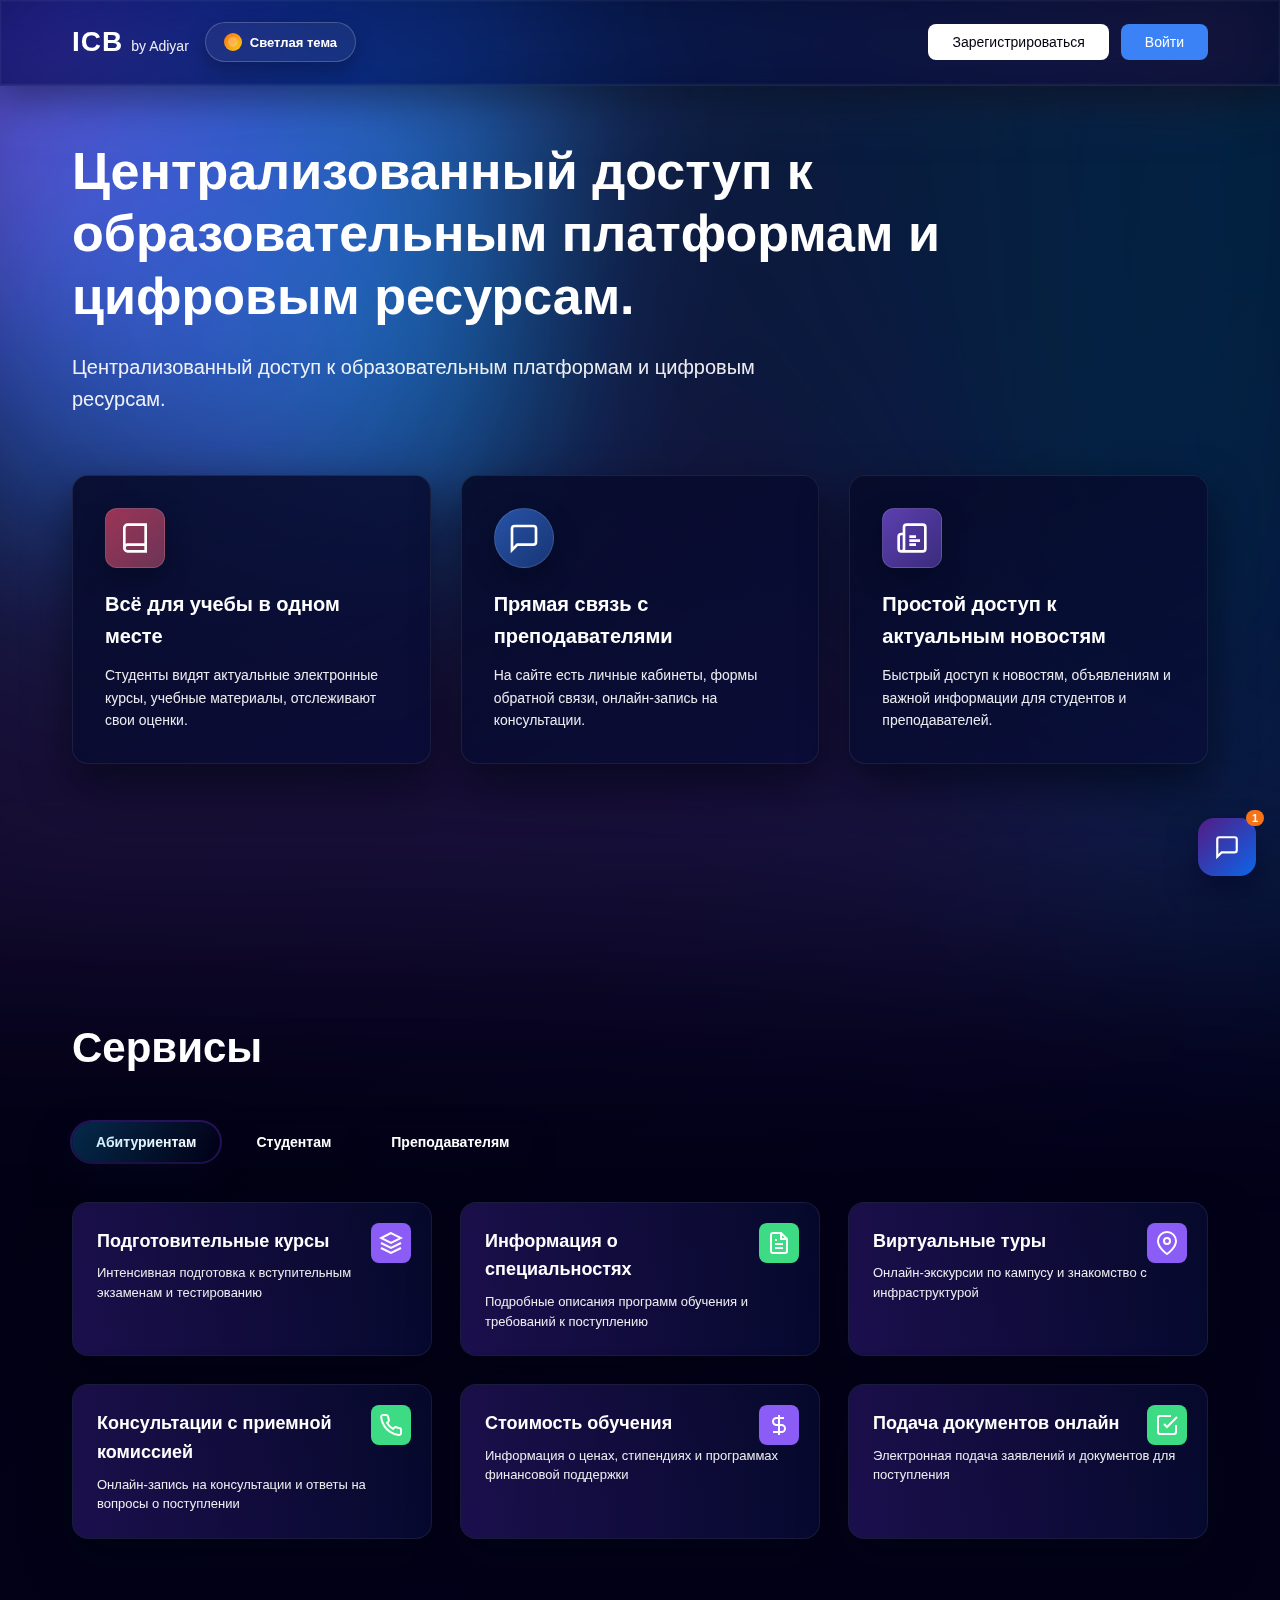
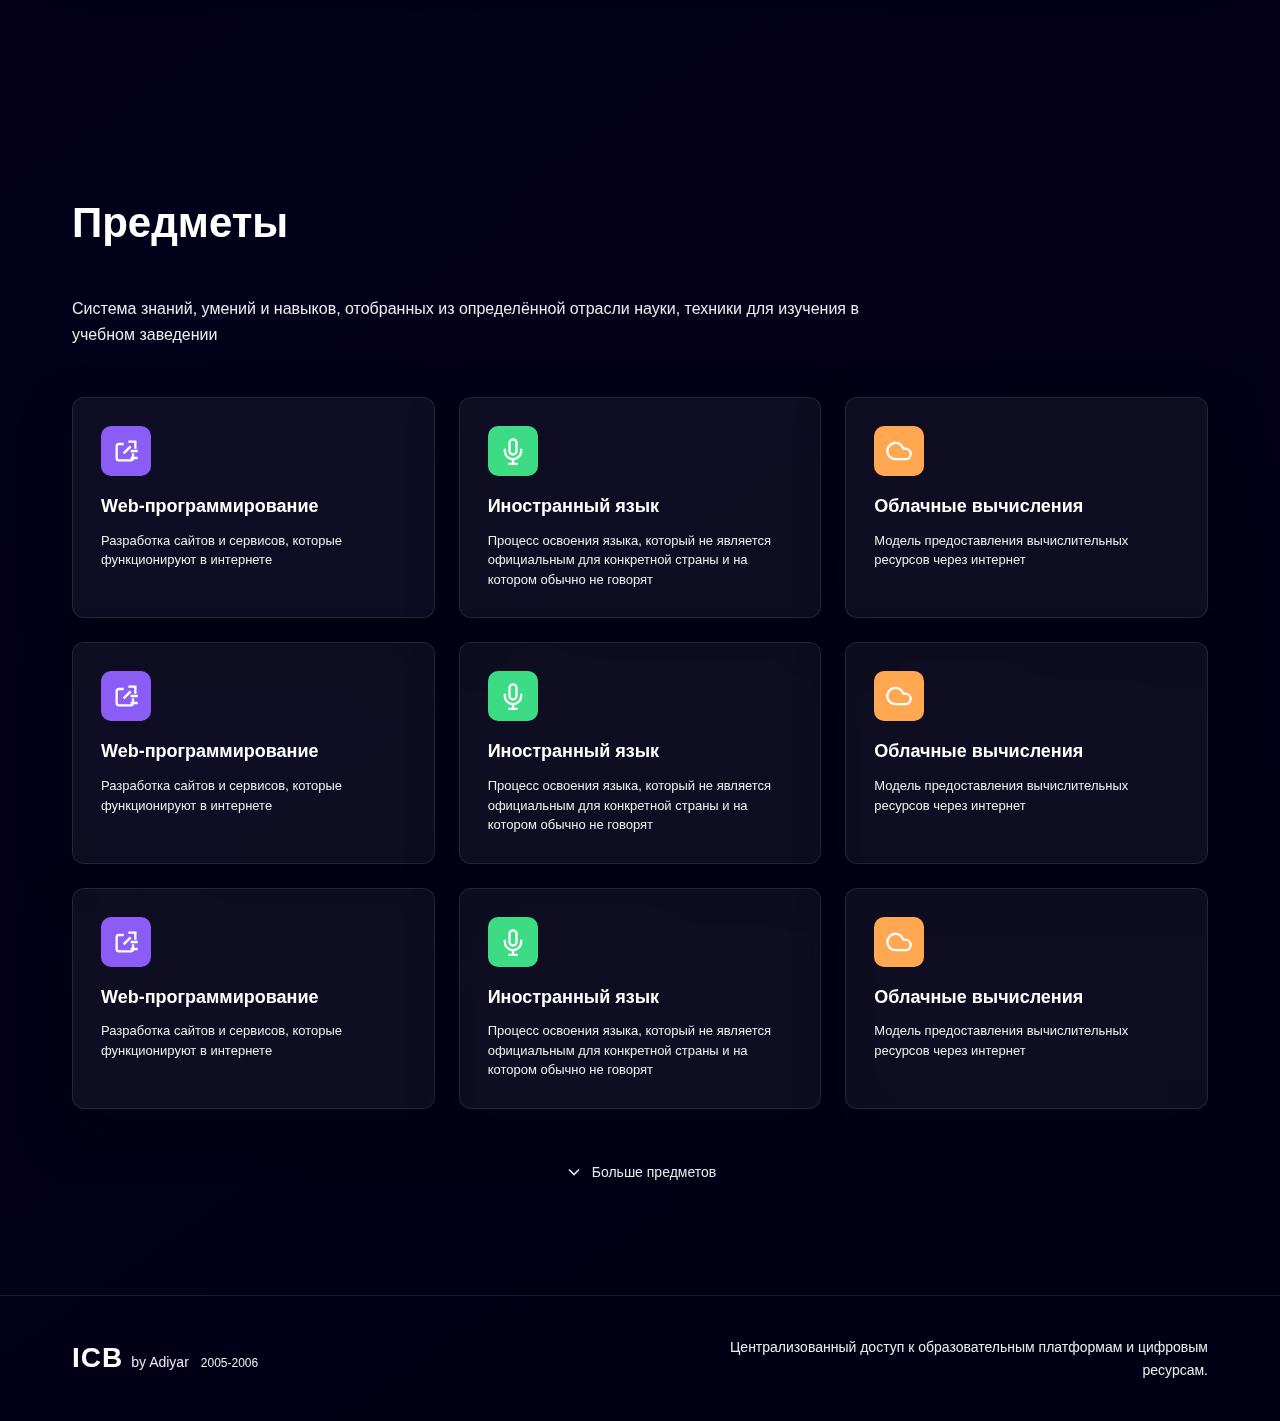
<file: teacher-students.html>
<!DOCTYPE html>
<html lang="ru">
<head>
    <meta charset="UTF-8">
    <meta name="viewport" content="width=device-width, initial-scale=1.0">
    <title>Журнал Студентов - ICB by Adiyar</title>
    <link rel="stylesheet" href="style.css">
    <link rel="stylesheet" href="journal.css">
    <link rel="stylesheet" href="teacher.css">
</head>
<body class="journal-page teacher-page">
    <!-- Mobile burger button (hidden on desktop) -->
    <button class="mobile-burger-btn" id="mobileBurgerBtn" aria-label="Открыть меню" style="display: none;">
        <span></span>
        <span></span>
        <span></span>
    </button>

    <!-- Mobile overlay (shown when sidebar is open on mobile) -->
    <div class="mobile-sidebar-overlay" id="mobileSidebarOverlay" style="display: none;"></div>

    <!-- Sidebar -->
    <aside class="sidebar">
        <div class="sidebar-header">
            <div class="sidebar-logo">
                <span class="logo-main">ICB</span>
                <span class="logo-sub">by Adiyar</span>
            </div>
        </div>
        
        <div class="sidebar-search">
            <input type="text" placeholder="Поиск студентов" class="search-input" id="studentSearchInput">
            <svg class="search-icon" viewBox="0 0 24 24" fill="none" stroke="currentColor" stroke-width="2">
                <circle cx="11" cy="11" r="8"></circle>
                <path d="m21 21-4.35-4.35"></path>
            </svg>
        </div>
        
        <nav class="sidebar-nav">
            <a href="index.html" class="nav-item">
                <svg viewBox="0 0 24 24" fill="none" stroke="currentColor" stroke-width="2">
                    <path d="m3 9 9-7 9 7v11a2 2 0 0 1-2 2H5a2 2 0 0 1-2-2z"></path>
                    <polyline points="9 22 9 12 15 12 15 22"></polyline>
                </svg>
                <span>Главная</span>
            </a>
            
            <a href="teacher-journal.html" class="nav-item">
                <svg viewBox="0 0 24 24" fill="none" stroke="currentColor" stroke-width="2">
                    <path d="M14 2H6a2 2 0 0 0-2 2v16a2 2 0 0 0 2 2h12a2 2 0 0 0 2-2V8z"></path>
                    <polyline points="14 2 14 8 20 8"></polyline>
                </svg>
                <span>Мой журнал</span>
            </a>
            
            <a href="teacher-students.html" class="nav-item active">
                <svg viewBox="0 0 24 24" fill="none" stroke="currentColor" stroke-width="2">
                    <path d="M17 21v-2a4 4 0 0 0-4-4H5a4 4 0 0 0-4 4v2"></path>
                    <circle cx="9" cy="7" r="4"></circle>
                    <path d="M23 21v-2a4 4 0 0 0-3-3.87"></path>
                    <path d="M16 3.13a4 4 0 0 1 0 7.75"></path>
                </svg>
                <span>Журнал Студентов</span>
            </a>
            
            <a href="attendance.html" class="nav-item">
                <svg viewBox="0 0 24 24" fill="none" stroke="currentColor" stroke-width="2">
                    <rect x="3" y="4" width="18" height="18" rx="2" ry="2"></rect>
                    <line x1="16" y1="2" x2="16" y2="6"></line>
                    <line x1="8" y1="2" x2="8" y2="6"></line>
                    <line x1="3" y1="10" x2="21" y2="10"></line>
                </svg>
                <span>Посещаемость</span>
            </a>
        </nav>
        
        <div class="sidebar-footer">
            <div class="version">v. 1.0.0.1</div>
        </div>
    </aside>

    <!-- Main Content -->
    <main class="main-content">
        <header class="content-header">
            <div class="header-left">
                <h1 class="page-title">Журнал Студентов</h1>
                <div class="page-subtitle">Управление студентами, оценками и заданиями</div>
            </div>
            <div class="header-right">
                <button class="btn-add-student" id="addStudentBtn">
                    <svg viewBox="0 0 24 24" fill="none" stroke="currentColor" stroke-width="2">
                        <line x1="12" y1="5" x2="12" y2="19"></line>
                        <line x1="5" y1="12" x2="19" y2="12"></line>
                    </svg>
                    <span>Добавить студента</span>
                </button>
            </div>
        </header>

        <!-- Filters and Actions -->
        <div class="filters-bar">
            <select class="filter-select" id="groupFilter">
                <option value="all">Все группы</option>
                <option value="Группа 1">Группа 1</option>
                <option value="Группа 2">Группа 2</option>
                <option value="Группа 3">Группа 3</option>
            </select>
            <select class="filter-select" id="courseFilter">
                <option value="all">Все курсы</option>
                <option value="1">1 курс</option>
                <option value="2">2 курс</option>
                <option value="3">3 курс</option>
                <option value="4">4 курс</option>
            </select>
            <select class="filter-select" id="subjectFilter">
                <option value="all">Все предметы</option>
                <option value="web">Web-программирование</option>
                <option value="cloud">Облачные вычисления</option>
                <option value="lang">Иностранный язык</option>
            </select>
            <div class="filters-actions">
                <button class="btn-add-student" id="addAssignmentBtn">
                    <svg viewBox="0 0 24 24" fill="none" stroke="currentColor" stroke-width="2">
                        <path d="M14 2H6a2 2 0 0 0-2 2v16a2 2 0 0 0 2 2h12a2 2 0 0 0 2-2V8z"></path>
                        <polyline points="14 2 14 8 20 8"></polyline>
                        <line x1="12" y1="18" x2="12" y2="12"></line>
                        <line x1="9" y1="15" x2="15" y2="15"></line>
                    </svg>
                    <span>Добавить ДЗ</span>
                </button>
                <button class="btn-add-student btn-outline" id="openAttendanceWeekBtn">
                    <svg viewBox="0 0 24 24" fill="none" stroke="currentColor" stroke-width="2">
                        <rect x="3" y="4" width="18" height="18" rx="2"></rect>
                        <line x1="16" y1="2" x2="16" y2="6"></line>
                        <line x1="8" y1="2" x2="8" y2="6"></line>
                        <line x1="3" y1="10" x2="21" y2="10"></line>
                    </svg>
                    <span>Отметить посещаемость</span>
                </button>
            </div>
        </div>

        <!-- Students Table -->
        <div class="card students-table-card">
            <div class="table-container">
                <table class="students-table">
                    <thead>
                        <tr>
                            <th>ID</th>
                            <th>ФИО</th>
                            <th>Группа</th>
                            <th>Курс</th>
                            <th>Предмет</th>
                            <th>Оценки</th>
                            <th>Средний балл</th>
                            <th>Посещаемость</th>
                            <th>Действия</th>
                        </tr>
                    </thead>
                    <tbody id="studentsTableBody">
                        <!-- Will be populated by JS -->
                    </tbody>
                </table>
            </div>
        </div>
    </main>

    <!-- Add/Edit Student Modal -->
    <div class="modal-overlay" id="studentModal">
        <div class="modal-content">
            <div class="modal-header">
                <h3 id="studentModalTitle">Добавить студента</h3>
                <button class="modal-close" id="closeStudentModal">
                    <svg viewBox="0 0 24 24" fill="none" stroke="currentColor" stroke-width="2">
                        <line x1="18" y1="6" x2="6" y2="18"></line>
                        <line x1="6" y1="6" x2="18" y2="18"></line>
                    </svg>
                </button>
            </div>
            <form id="studentForm">
                <input type="hidden" id="studentId">
                <div class="form-group">
                    <label>ФИО</label>
                    <input type="text" id="studentName" placeholder="Иванов Иван Иванович" required>
                </div>
                <div class="form-group">
                    <label>Группа</label>
                    <input type="text" id="studentGroup" placeholder="Группа 1" required>
                </div>
                <div class="form-group">
                    <label>Курс</label>
                    <select id="studentCourse" required>
                        <option value="1">1 курс</option>
                        <option value="2">2 курс</option>
                        <option value="3">3 курс</option>
                        <option value="4">4 курс</option>
                    </select>
                </div>
                <div class="form-group">
                    <label>Email</label>
                    <input type="email" id="studentEmail" placeholder="student@example.com" required>
                </div>
                <div class="form-group">
                    <label>Телефон</label>
                    <input type="tel" id="studentPhone" placeholder="+77001234567">
                </div>
                <button type="submit" class="btn-primary">Сохранить</button>
            </form>
        </div>
    </div>

    <!-- Grade Modal -->
    <div class="modal-overlay" id="gradeModal">
        <div class="modal-content">
            <div class="modal-header">
                <h3>Выставить оценку</h3>
                <button class="modal-close" id="closeGradeModal">
                    <svg viewBox="0 0 24 24" fill="none" stroke="currentColor" stroke-width="2">
                        <line x1="18" y1="6" x2="6" y2="18"></line>
                        <line x1="6" y1="6" x2="18" y2="18"></line>
                    </svg>
                </button>
            </div>
            <form id="gradeForm">
                <input type="hidden" id="gradeStudentId">
                <div class="form-group">
                    <label>Студент</label>
                    <input type="text" id="gradeStudentName" readonly>
                </div>
                <div class="form-group">
                    <label>Предмет</label>
                    <select id="gradeSubject" required>
                        <option value="web">Web-программирование</option>
                        <option value="cloud">Облачные вычисления</option>
                        <option value="lang">Иностранный язык</option>
                    </select>
                </div>
                <div class="form-group">
                    <label>Оценка</label>
                    <select id="gradeValue" required>
                        <option value="5">5 (Отлично)</option>
                        <option value="4">4 (Хорошо)</option>
                        <option value="3">3 (Удовлетворительно)</option>
                        <option value="2">2 (Неудовлетворительно)</option>
                    </select>
                </div>
                <div class="form-group">
                    <label>Тип оценки</label>
                    <select id="gradeType" required>
                        <option value="exam">Экзамен</option>
                        <option value="test">Зачет</option>
                        <option value="homework">Домашнее задание</option>
                        <option value="lab">Лабораторная</option>
                        <option value="midterm">Промежуточная</option>
                    </select>
                </div>
                <div class="form-group">
                    <label>Дата</label>
                    <input type="date" id="gradeDate" required>
                </div>
                <div class="form-group">
                    <label>Комментарий</label>
                    <textarea id="gradeComment" rows="3" placeholder="Дополнительный комментарий"></textarea>
                </div>
                <button type="submit" class="btn-primary">Выставить оценку</button>
            </form>
        </div>
    </div>

    <!-- Attendance Modal -->
    <div class="modal-overlay" id="attendanceModal">
        <div class="modal-content large-modal attendance-modal">
            <div class="modal-header">
                <h3 id="attendanceModalTitle">Посещаемость студента</h3>
                <button class="modal-close" id="closeAttendanceModal">
                    <svg viewBox="0 0 24 24" fill="none" stroke="currentColor" stroke-width="2">
                        <line x1="18" y1="6" x2="6" y2="18"></line>
                        <line x1="6" y1="6" x2="18" y2="18"></line>
                    </svg>
                </button>
            </div>
            <div class="attendance-modal-body">
                <div class="attendance-controls">
                    <div class="attendance-month-control">
                        <label for="attendanceMonthPicker">Месяц</label>
                        <input type="month" id="attendanceMonthPicker">
                    </div>
                    <div class="attendance-legend">
                        <span class="legend-label">Легенда:</span>
                        <span class="legend-dot present">П</span>
                        <span class="legend-text">— присутствие</span>
                        <span class="legend-dot absent">Н</span>
                        <span class="legend-text">— отсутствие</span>
                        <span class="legend-dot late">О</span>
                        <span class="legend-text">— опоздание</span>
                    </div>
                </div>
                <div id="attendanceTableContainer" class="attendance-table-container">
                    <div class="notes-empty">Выберите месяц, чтобы увидеть журнал посещаемости</div>
                </div>
            </div>
        </div>
    </div>

    <!-- Attendance Week Modal -->
    <div class="modal-overlay" id="attendanceWeekModal">
        <div class="modal-content large-modal attendance-week-modal">
            <div class="modal-header">
                <h3>Журнал посещаемости</h3>
                <button class="modal-close" id="closeAttendanceWeekModal">
                    <svg viewBox="0 0 24 24" fill="none" stroke="currentColor" stroke-width="2">
                        <line x1="18" y1="6" x2="6" y2="18"></line>
                        <line x1="6" y1="6" x2="18" y2="18"></line>
                    </svg>
                </button>
            </div>
            <div class="attendance-week-body">
                <div class="attendance-week-controls">
                    <div class="week-picker">
                        <label for="attendanceWeekPicker">Неделя</label>
                        <input type="week" id="attendanceWeekPicker">
                    </div>
                    <div class="week-summary">
                        <span class="week-label" id="attendanceWeekLabel">Текущая неделя</span>
                        <div class="attendance-legend compact">
                            <span class="legend-dot present">П</span>
                            <span class="legend-text">присутствие</span>
                            <span class="legend-dot absent">Н</span>
                            <span class="legend-text">отсутствие</span>
                            <span class="legend-dot late">О</span>
                            <span class="legend-text">опоздание</span>
                        </div>
                    </div>
                </div>
                <div id="attendanceWeekTable" class="attendance-week-table-container">
                    <div class="notes-empty">Выберите неделю, чтобы отметить посещаемость</div>
                </div>
            </div>
        </div>
    </div>

    <!-- View Student Details Modal -->
    <div class="modal-overlay" id="studentDetailsModal">
        <div class="modal-content large-modal">
            <div class="modal-header">
                <h3 id="studentDetailsName">Детали студента</h3>
                <button class="modal-close" id="closeStudentDetailsModal">
                    <svg viewBox="0 0 24 24" fill="none" stroke="currentColor" stroke-width="2">
                        <line x1="18" y1="6" x2="6" y2="18"></line>
                        <line x1="6" y1="6" x2="18" y2="18"></line>
                    </svg>
                </button>
            </div>
            <div class="student-details-content" id="studentDetailsContent">
                <!-- Will be populated by JS -->
            </div>
        </div>
    </div>

    <!-- Assignment Modal -->
    <div class="modal-overlay" id="assignmentModal">
        <div class="modal-content">
            <div class="modal-header">
                <h3 id="assignmentModalTitle">Добавить домашнее задание</h3>
                <button class="modal-close" id="closeAssignmentModal">
                    <svg viewBox="0 0 24 24" fill="none" stroke="currentColor" stroke-width="2">
                        <line x1="18" y1="6" x2="6" y2="18"></line>
                        <line x1="6" y1="6" x2="18" y2="18"></line>
                    </svg>
                </button>
            </div>
            <form id="assignmentForm">
                <input type="hidden" id="assignmentId">
                <div class="form-group">
                    <label>Название задания</label>
                    <input type="text" id="assignmentTitle" placeholder="Например: Лабораторная работа №1" required>
                </div>
                <div class="form-group">
                    <label>Предмет</label>
                    <select id="assignmentSubject" required>
                        <option value="web">Web-программирование</option>
                        <option value="cloud">Облачные вычисления</option>
                        <option value="lang">Иностранный язык</option>
                    </select>
                </div>
                <div class="form-group">
                    <label>Группа</label>
                    <select id="assignmentGroup" required>
                        <option value="all">Все группы</option>
                        <option value="Группа 1">Группа 1</option>
                        <option value="Группа 2">Группа 2</option>
                        <option value="Группа 3">Группа 3</option>
                    </select>
                </div>
                <div class="form-group">
                    <label>Описание задания</label>
                    <textarea id="assignmentDescription" rows="5" placeholder="Подробное описание задания..." required></textarea>
                </div>
                <div class="form-group">
                    <label>Срок сдачи</label>
                    <input type="date" id="assignmentDueDate" required>
                </div>
                <div class="form-group">
                    <label>Максимальный балл</label>
                    <input type="number" id="assignmentMaxScore" min="1" max="100" value="10" required>
                </div>
                <button type="submit" class="btn-primary">Создать задание</button>
            </form>
        </div>
    </div>

    <!-- Assignments List Modal -->
    <div class="modal-overlay" id="assignmentsListModal">
        <div class="modal-content large-modal">
            <div class="modal-header">
                <h3>Домашние задания</h3>
                <button class="modal-close" id="closeAssignmentsListModal">
                    <svg viewBox="0 0 24 24" fill="none" stroke="currentColor" stroke-width="2">
                        <line x1="18" y1="6" x2="6" y2="18"></line>
                        <line x1="6" y1="6" x2="18" y2="18"></line>
                    </svg>
                </button>
            </div>
            <div class="assignments-list-content" id="assignmentsListContent">
                <!-- Will be populated by JS -->
            </div>
        </div>
    </div>

    <!-- Review Assignment Modal -->
    <div class="modal-overlay" id="reviewAssignmentModal">
        <div class="modal-content large-modal">
            <div class="modal-header">
                <h3 id="reviewAssignmentTitle">Проверка задания</h3>
                <button class="modal-close" id="closeReviewModal">
                    <svg viewBox="0 0 24 24" fill="none" stroke="currentColor" stroke-width="2">
                        <line x1="18" y1="6" x2="6" y2="18"></line>
                        <line x1="6" y1="6" x2="18" y2="18"></line>
                    </svg>
                </button>
            </div>
            <div class="review-content" id="reviewContent">
                <!-- Will be populated by JS -->
            </div>
        </div>
    </div>

    <script src="teacher-students.js"></script>
</body>
</html>
</file>
<file: style.css>
* {
    margin: 0;
    padding: 0;
    box-sizing: border-box;
}

:root {
    --dark-blue: #01000f;
    --purple: #8b5cf6;
    --blue: #3b82f6;
    --teal: #0ea5e9;
    --green: #3ddc84;
    --orange: #ffa751;
    --white: #ffffff;
    --light-gray: rgba(255, 255, 255, 0.92);
}

body {
    font-family: -apple-system, BlinkMacSystemFont, 'Segoe UI', Roboto, 'Helvetica Neue', Arial, sans-serif;
    background:
        linear-gradient(145deg, #01000c 0%, #030019 30%, #020014 65%, #01000a 100%);
    background-size: 160% 160%;
    animation: aurora 45s ease-in-out infinite;
    color: var(--white);
    line-height: 1.6;
    min-height: 100vh;
    position: relative;
    overflow-x: hidden;
}

body.theme-light {
    background: linear-gradient(165deg, #f8fafc 0%, #e2e8f0 45%, #f1f5f9 100%);
    color: #0f172a;
    animation: none;
}

/* Decorative background elements */
body::before {
    content: '';
    position: fixed;
    inset: -8% -10% -2% -10%;
    background-image:
        radial-gradient(ellipse at 18% 32%, rgba(139, 92, 246, 0.7) 0%, rgba(79, 70, 229, 0.35) 48%, transparent 70%),
        radial-gradient(ellipse at 78% 20%, rgba(59, 130, 246, 0.55) 0%, rgba(14, 165, 233, 0.32) 52%, transparent 74%),
        radial-gradient(ellipse at 62% 78%, rgba(79, 70, 229, 0.5) 0%, rgba(14, 165, 233, 0.32) 45%, transparent 68%),
        conic-gradient(from 140deg at 50% 50%, rgba(59, 130, 246, 0.18), rgba(139, 92, 246, 0.12), rgba(14, 165, 233, 0.2), rgba(59, 130, 246, 0.18));
    background-size: 520px 560px, 680px 640px, 600px 620px, 150% 150%;
    background-repeat: no-repeat;
    filter: blur(90px) saturate(115%);
    mix-blend-mode: screen;
    animation: blobDrift 32s ease-in-out infinite alternate;
    pointer-events: none;
    z-index: 0;
}

body::after {
    content: '';
    position: fixed;
    inset: -18%;
    background-image:
        conic-gradient(from 110deg, rgba(14, 165, 233, 0.08), rgba(139, 92, 246, 0.06), transparent 78%),
        radial-gradient(640px 600px at 38% 58%, rgba(255, 255, 255, 0.05), transparent 60%),
        radial-gradient(480px 460px at 82% 18%, rgba(255, 255, 255, 0.035), transparent 70%);
    background-size: 160% 160%, 70% 70%, 55% 55%;
    background-repeat: no-repeat;
    filter: blur(85px);
    animation: ribbonFlow 26s linear infinite;
    pointer-events: none;
    z-index: 0;
}

body.theme-light::before,
body.theme-light::after {
    opacity: 0;
}

@keyframes aurora {
    0% { background-position: 0% 50%; }
    50% { background-position: 100% 50%; }
    100% { background-position: 0% 50%; }
}

@keyframes blobDrift {
    0% { transform: translate(0%, 0%) scale(1); }
    30% { transform: translate(-4%, 3%) scale(1.1) skewX(-2deg); }
    60% { transform: translate(3%, -4%) scale(1.08) skewY(3deg); }
    100% { transform: translate(0%, 0%) scale(1); }
}

@keyframes ribbonFlow {
    0% { transform: rotate(0deg) scale(1); }
    50% { transform: rotate(180deg) scale(1.05); opacity: 0.85; }
    100% { transform: rotate(360deg) scale(1); }
}

.container {
    width: min(1200px, 100%);
    margin: 0 auto;
    padding: 0 clamp(16px, 4vw, 32px);
    position: relative;
    z-index: 1;
}

/* Header */
.header {
    padding: 20px 0;
    position: fixed;
    top: 0;
    left: 0;
    right: 0;
    z-index: 1000;
    transition: all 0.5s cubic-bezier(0.34, 1.56, 0.64, 1);
    background: rgba(5, 6, 35, 0.65);
    backdrop-filter: blur(24px) saturate(190%);
    -webkit-backdrop-filter: blur(24px) saturate(190%);
    border-bottom: 1px solid rgba(255, 255, 255, 0.08);
    border-radius: 0;
    width: 100%;
    transform: translateY(0);
    box-shadow: 0 10px 40px rgba(0, 0, 0, 0.45);
    position: fixed;
    overflow: visible;
    isolation: isolate;
}

.header::before {
    content: '';
    position: absolute;
    inset: 0;
    border-radius: inherit;
    background: linear-gradient(120deg, rgba(139, 92, 246, 0.45), rgba(59, 130, 246, 0.35), rgba(255, 77, 109, 0.3));
    opacity: 0.35;
    pointer-events: none;
    filter: blur(45px);
    z-index: -2;
}

.header::after {
    content: '';
    position: absolute;
    inset: 0;
    border-radius: inherit;
    border: 1px solid rgba(255, 255, 255, 0.05);
    box-shadow: inset 0 0 0 1px rgba(255, 255, 255, 0.02);
    pointer-events: none;
    z-index: -1;
}

.header.scrolled {
    padding: 12px 0;
    background: rgba(5, 6, 35, 0.85);
    backdrop-filter: blur(30px) saturate(210%);
    -webkit-backdrop-filter: blur(30px) saturate(210%);
    border-bottom: none;
    box-shadow: 0 12px 50px rgba(2, 0, 30, 0.55);
    left: 50%;
    right: auto;
    width: clamp(320px, 42vw, 760px);
    transform: translate(-50%, 8px);
    border-radius: 28px;
}

.header.scrolled::after {
    border-color: rgba(139, 92, 246, 0.35);
}

.header-buttons-wrapper {
    display: flex;
    align-items: center;
}

.header-brand {
    display: flex;
    align-items: center;
    justify-content: space-between;
    gap: 16px;
}

.header-content {
    display: flex;
    align-items: center;
    justify-content: space-between;
    transition: all 0.5s cubic-bezier(0.34, 1.56, 0.64, 1);
    gap: 24px;
}

.burger-btn {
    display: none;
    flex-direction: column;
    justify-content: center;
    gap: 4px;
    width: 48px;
    height: 48px;
    border-radius: 14px;
    border: 1px solid rgba(255, 255, 255, 0.15);
    background: rgba(255, 255, 255, 0.06);
    cursor: pointer;
    transition: all 0.3s ease;
}

.burger-btn span {
    display: block;
    width: 22px;
    height: 2px;
    border-radius: 999px;
    background: var(--white);
    margin: 0 auto;
}

.burger-btn:hover {
    background: rgba(255, 255, 255, 0.12);
    transform: translateY(-2px);
}

body.theme-light .burger-btn {
    border-color: rgba(15, 23, 42, 0.15);
    background: rgba(15, 23, 42, 0.04);
}

body.theme-light .burger-btn span {
    background: #0f172a;
}

body.theme-light .burger-btn:hover {
    background: rgba(15, 23, 42, 0.1);
}

.header.scrolled .header-content {
    transform: scale(0.95);
    padding: 0 20px;
}

.logo {
    display: flex;
    align-items: baseline;
    gap: 8px;
    transition: all 0.5s cubic-bezier(0.34, 1.56, 0.64, 1);
}

.header.scrolled .logo {
    transform: scale(0.9);
}

.logo-main {
    font-size: 28px;
    font-weight: 700;
    color: var(--white);
    letter-spacing: 1px;
    transition: all 0.5s cubic-bezier(0.34, 1.56, 0.64, 1);
}

.header.scrolled .logo-main {
    font-size: 24px;
}

.logo-sub {
    font-size: 14px;
    color: var(--light-gray);
    font-weight: 300;
    transition: all 0.5s cubic-bezier(0.34, 1.56, 0.64, 1);
}

.header.scrolled .logo-sub {
    font-size: 12px;
}

.header-buttons {
    display: flex;
    gap: 16px;
    transition: all 0.5s cubic-bezier(0.34, 1.56, 0.64, 1);
    position: relative;
    align-items: center;
}

.header.scrolled .header-buttons {
    gap: 12px;
}

.theme-toggle-btn {
    display: inline-flex;
    align-items: center;
    gap: 8px;
    padding: 10px 18px;
    border-radius: 999px;
    border: 1px solid rgba(255, 255, 255, 0.2);
    background: rgba(255, 255, 255, 0.05);
    color: var(--white);
    font-size: 13px;
    font-weight: 600;
    cursor: pointer;
    transition: all 0.35s ease;
    box-shadow: 0 8px 20px rgba(0, 0, 0, 0.25);
}

.theme-toggle-btn:hover {
    background: rgba(255, 255, 255, 0.15);
    transform: translateY(-2px);
}

.theme-toggle-btn--mobile {
    width: 100%;
    justify-content: center;
}

.theme-toggle-icon {
    width: 18px;
    height: 18px;
    border-radius: 50%;
    background: linear-gradient(135deg, #f97316, #facc15);
    position: relative;
}

.theme-toggle-icon::after {
    content: '';
    position: absolute;
    inset: 4px;
    border-radius: 50%;
    background: rgba(255, 255, 255, 0.4);
    opacity: 0.6;
}

body.theme-light .theme-toggle-icon {
    background: linear-gradient(135deg, #0f172a, #475569);
}

body.theme-light .theme-toggle-icon::after {
    background: rgba(255, 255, 255, 0.2);
}

body.theme-light .header {
    background: rgba(255, 255, 255, 0.9);
    border-bottom: 1px solid rgba(15, 23, 42, 0.08);
    box-shadow: 0 12px 30px rgba(148, 163, 184, 0.35);
}

body.theme-light .header::before {
    display: none;
}

body.theme-light .header::after {
    border-color: rgba(15, 23, 42, 0.08);
}

body.theme-light .logo-main {
    color: #0f172a;
}

body.theme-light .logo-sub {
    color: #475569;
}

body.theme-light .theme-toggle-btn {
    border-color: rgba(15, 23, 42, 0.15);
    background: rgba(15, 23, 42, 0.05);
    color: #0f172a;
    box-shadow: none;
}

body.theme-light .theme-toggle-btn:hover {
    background: rgba(15, 23, 42, 0.1);
}

body.theme-light .auth-buttons .btn-register {
    background: #0f172a;
    color: #f8fafc;
}

body.theme-light .auth-buttons .btn-login {
    background: #3b82f6;
}

.mobile-menu-overlay {
    position: fixed;
    inset: 0;
    background: rgba(3, 4, 24, 0.82);
    backdrop-filter: blur(14px);
    -webkit-backdrop-filter: blur(14px);
    opacity: 0;
    visibility: hidden;
    transition: opacity 0.3s ease;
    z-index: 2000;
}

.mobile-menu-overlay.active {
    opacity: 1;
    visibility: visible;
}

body.theme-light .mobile-menu-overlay {
    background: rgba(15, 23, 42, 0.65);
}

.mobile-menu-panel {
    position: absolute;
    top: clamp(72px, 12vh, 140px);
    left: 50%;
    transform: translate(-50%, -16px);
    width: min(420px, calc(100% - 32px));
    background: rgba(8, 10, 34, 0.95);
    border: 1px solid rgba(255, 255, 255, 0.08);
    border-radius: 26px;
    padding: 24px;
    box-shadow: 0 30px 70px rgba(1, 2, 10, 0.65);
    transition: transform 0.3s ease;
    max-height: calc(100vh - 64px);
    overflow-y: auto;
}

.mobile-menu-overlay.active .mobile-menu-panel {
    transform: translate(-50%, 0);
}

body.theme-light .mobile-menu-panel {
    background: #ffffff;
    border-color: rgba(15, 23, 42, 0.12);
    box-shadow: 0 30px 60px rgba(15, 23, 42, 0.25);
    color: #0f172a;
}

.mobile-menu-header {
    display: flex;
    align-items: center;
    justify-content: space-between;
    margin-bottom: 18px;
}

.mobile-menu-header span {
    font-size: 16px;
    font-weight: 600;
    letter-spacing: 0.02em;
}

.mobile-menu-close {
    width: 40px;
    height: 40px;
    border-radius: 14px;
    border: 1px solid rgba(255, 255, 255, 0.15);
    background: transparent;
    color: var(--white);
    cursor: pointer;
    display: flex;
    align-items: center;
    justify-content: center;
    transition: all 0.3s ease;
}

.mobile-menu-close:hover {
    background: rgba(255, 255, 255, 0.1);
}

body.theme-light .mobile-menu-close {
    border-color: rgba(15, 23, 42, 0.12);
    color: #0f172a;
}

body.theme-light .mobile-menu-close:hover {
    background: rgba(15, 23, 42, 0.05);
}

.mobile-menu-body {
    display: flex;
    flex-direction: column;
    gap: 18px;
}

.mobile-menu-actions {
    display: flex;
    flex-direction: column;
    gap: 18px;
}

.mobile-menu-actions .header-buttons {
    flex-direction: column;
    width: 100%;
    gap: 18px;
    padding: 18px;
    border-radius: 22px;
    background: rgba(255, 255, 255, 0.04);
    border: 1px solid rgba(255, 255, 255, 0.08);
}
.mobile-menu-actions .auth-buttons {
    width: 100%;
    flex-direction: column;
    gap: 12px;
}

.mobile-menu-actions .btn {
    width: 100%;
}

.mobile-menu-actions .user-profile {
    width: 100%;
}

body.theme-light .mobile-menu-actions .header-buttons {
    background: #f8fafc;
    border-color: rgba(148, 163, 184, 0.35);
}

body.mobile-menu-open {
    overflow: hidden;
}

.auth-buttons {
    display: flex;
    gap: 12px;
}

/* User Profile */
.user-profile {
    display: flex;
    align-items: center;
    gap: 12px;
    cursor: pointer;
    padding: 8px 16px;
    border-radius: 12px;
    background: rgba(255, 255, 255, 0.05);
    backdrop-filter: blur(10px);
    border: 1px solid rgba(255, 255, 255, 0.1);
    transition: all 0.5s cubic-bezier(0.34, 1.56, 0.64, 1);
    position: relative;
}

.user-profile:hover {
    background: rgba(255, 255, 255, 0.08);
    border-color: rgba(255, 255, 255, 0.2);
}

body.theme-light .user-profile {
    background: rgba(15, 23, 42, 0.05);
    border-color: rgba(15, 23, 42, 0.12);
    color: #0f172a;
}

body.theme-light .user-profile:hover {
    background: rgba(15, 23, 42, 0.08);
    border-color: rgba(15, 23, 42, 0.2);
}

body.theme-light .profile-avatar {
    border-color: rgba(15, 23, 42, 0.15);
}

.header.scrolled .user-profile {
    padding: 6px 8px;
    gap: 6px;
    border-radius: 30px;
    transform: translateY(4px);
    max-width: 140px;
    min-width: 60px;
}

.profile-avatar {
    width: 40px;
    height: 40px;
    border-radius: 50%;
    background: linear-gradient(135deg, rgba(74, 20, 140, 0.8) 0%, rgba(26, 35, 126, 0.8) 100%);
    display: flex;
    align-items: center;
    justify-content: center;
    border: 2px solid rgba(255, 255, 255, 0.2);
    transition: all 0.5s cubic-bezier(0.34, 1.56, 0.64, 1);
}

.header.scrolled .profile-avatar {
    width: 36px;
    height: 36px;
}

.profile-avatar svg {
    width: 24px;
    height: 24px;
    stroke: var(--white);
}

.header.scrolled .profile-avatar svg {
    width: 20px;
    height: 20px;
}

.profile-name {
    font-size: 14px;
    font-weight: 500;
    color: var(--white);
    white-space: nowrap;
    transition: all 0.5s cubic-bezier(0.34, 1.56, 0.64, 1);
    overflow: hidden;
    text-overflow: ellipsis;
    max-width: 120px;
}

body.theme-light .profile-name {
    color: #0f172a;
}

.header.scrolled .profile-name {
    font-size: 11px;
    max-width: 60px;
    opacity: 0.9;
}

/* Context Menu */
.profile-context-menu {
    position: absolute;
    top: calc(100% + 8px);
    left: 50%;
    transform: translateX(-50%) translateY(-10px);
    background: rgba(2, 0, 40, 0.95);
    backdrop-filter: blur(30px) saturate(180%);
    -webkit-backdrop-filter: blur(30px) saturate(180%);
    border: 1px solid rgba(255, 255, 255, 0.1);
    border-radius: 12px;
    padding: 8px;
    min-width: 220px;
    box-shadow: 0 8px 32px rgba(0, 0, 0, 0.5),
                0 0 0 1px rgba(255, 255, 255, 0.05) inset;
    z-index: 3000;
    opacity: 0;
    visibility: hidden;
    transition: all 0.3s cubic-bezier(0.4, 0, 0.2, 1);
}

body.theme-light .profile-context-menu {
    background: rgba(255, 255, 255, 0.98);
    border-color: rgba(15, 23, 42, 0.08);
    box-shadow: 0 12px 35px rgba(15, 23, 42, 0.12);
    color: #0f172a;
}

body.theme-light .journal-btn {
    color: #0f172a;
}

body.theme-light .logout-btn {
    color: #dc2626;
}

.profile-context-menu.active {
    opacity: 1;
    visibility: visible;
    transform: translateX(-50%) translateY(0);
}

.context-menu-item {
    width: 100%;
    display: flex;
    align-items: center;
    gap: 12px;
    padding: 12px 16px;
    border: none;
    background: transparent;
    border-radius: 8px;
    cursor: pointer;
    transition: all 0.2s ease;
    font-size: 14px;
    font-weight: 500;
    text-align: left;
    text-decoration: none;
    color: inherit;
}

.context-menu-item svg {
    width: 18px;
    height: 18px;
    stroke: currentColor;
    flex-shrink: 0;
}

.journal-btn {
    color: var(--white);
}

.journal-btn:hover {
    background: rgba(74, 20, 140, 0.2);
    color: #a78bfa;
}

.journal-btn:active {
    background: rgba(74, 20, 140, 0.3);
}

.logout-btn {
    color: #ef4444;
}

.logout-btn:hover {
    background: rgba(239, 68, 68, 0.1);
    color: #f87171;
}

.logout-btn:active {
    background: rgba(239, 68, 68, 0.2);
}

.btn {
    padding: 10px 24px;
    border: none;
    border-radius: 8px;
    font-size: 14px;
    font-weight: 500;
    cursor: pointer;
    transition: all 0.4s cubic-bezier(0.4, 0, 0.2, 1);
}

.header.scrolled .btn {
    padding: 8px 20px;
    font-size: 13px;
}

.btn-register {
    background: var(--white);
    color: var(--dark-blue);
}

.btn-register:hover {
    background: rgba(255, 255, 255, 0.9);
    transform: translateY(-2px);
}

.btn-login {
    background: var(--blue);
    color: var(--white);
}

.btn-login:hover {
    background: #283593;
    transform: translateY(-2px);
}

/* Hero Section */
.hero {
    padding: 140px 0 100px;
    position: relative;
    z-index: 1;
}

.hero-title {
    font-size: clamp(32px, 6vw, 52px);
    font-weight: 700;
    line-height: 1.2;
    margin-bottom: 24px;
    max-width: 900px;
}

.hero-subtitle {
    font-size: clamp(16px, 3.2vw, 20px);
    color: var(--light-gray);
    margin-bottom: 60px;
    max-width: 700px;
    transition: opacity 0.5s ease;
}

.hero-subtitle.subtitle-fade {
    opacity: 0;
}

.features {
    display: grid;
    grid-template-columns: repeat(auto-fit, minmax(280px, 1fr));
    gap: 30px;
    margin-top: 60px;
}

.feature-card,
.service-card,
.subject-card {
    background: linear-gradient(150deg, rgba(6, 10, 40, 0.88), rgba(8, 12, 55, 0.76));
    border: 1px solid rgba(255, 255, 255, 0.08);
    border-radius: 16px;
    padding: 32px;
    transition: all 0.35s ease;
    box-shadow: 0 20px 45px rgba(2, 4, 18, 0.65);
    position: relative;
    overflow: hidden;
}

.feature-card:hover,
.service-card:hover,
.subject-card:hover {
    transform: translateY(-6px) scale(1.01);
    box-shadow: 0 28px 55px rgba(4, 6, 24, 0.82);
    border-color: rgba(255, 255, 255, 0.18);
}

.service-card {
    padding: 24px;
}

.subject-card {
    padding: 28px;
}

.feature-icon {
    width: 60px;
    height: 60px;
    border-radius: 12px;
    display: flex;
    align-items: center;
    justify-content: center;
    margin-bottom: 20px;
    position: relative;
    overflow: hidden;
    background: rgba(255, 255, 255, 0.05);
    border: 1px solid rgba(255, 255, 255, 0.12);
    box-shadow: 0 10px 25px rgba(3, 6, 24, 0.45);
}

.feature-icon svg {
    width: 32px;
    height: 32px;
    stroke: var(--white);
    position: relative;
    z-index: 1;
}

.feature-icon-red {
    background: linear-gradient(135deg, rgba(255, 77, 109, 0.6), rgba(255, 112, 138, 0.4));
}

.feature-icon-blue {
    background: linear-gradient(135deg, rgba(59, 130, 246, 0.6), rgba(59, 130, 246, 0.35));
    border-radius: 50%;
}

.feature-icon-purple {
    background: linear-gradient(135deg, rgba(139, 92, 246, 0.65), rgba(139, 92, 246, 0.4));
}

.feature-title {
    font-size: 20px;
    font-weight: 600;
    margin-bottom: 12px;
}

.feature-description {
    font-size: 14px;
    color: var(--light-gray);
    line-height: 1.6;
}

body.theme-light .hero-subtitle {
    color: #475569;
}

body.theme-light .feature-card,
body.theme-light .service-card,
body.theme-light .subject-card {
    background: #ffffff;
    border: 1px solid rgba(15, 23, 42, 0.08);
    box-shadow: 0 20px 40px rgba(15, 23, 42, 0.08);
    color: #0f172a;
}

body.theme-light .feature-description,
body.theme-light .service-description,
body.theme-light .subject-description,
body.theme-light .subjects-description {
    color: #475569;
}

/* Services Section */
.services {
    padding: 150px 0;
    position: relative;
    z-index: 1;
}

.section-title {
    font-size: 42px;
    font-weight: 700;
    margin-bottom: 40px;
}

.tabs {
    display: flex;
    gap: 12px;
    margin-bottom: 40px;
    flex-wrap: wrap;
    width: 100%;
    position: relative;
}

.tabs::-webkit-scrollbar {
    display: none;
}

.tab {
    padding: 12px 24px;
    background: var(--pill-gradient-soft);
    border: 1px solid var(--pill-border);
    border-radius: 999px;
    color: var(--white);
    font-size: 14px;
    font-weight: 600;
    cursor: pointer;
    transition: transform 0.3s ease, box-shadow 0.3s ease, background 0.3s ease;
    box-shadow: 0 10px 25px rgba(4, 6, 24, 0.35);
    position: relative;
    overflow: hidden;
}

.tab::after {
    content: '';
    position: absolute;
    inset: 0;
    border-radius: inherit;
    background: linear-gradient(120deg, rgba(14, 165, 233, 0.25), transparent);
    opacity: 0;
    transition: opacity 0.3s ease;
}

.tab:hover {
    background: linear-gradient(to left, rgba(14, 165, 233, 0.65), rgba(91, 33, 182, 0.65));
    border-color: rgba(255, 255, 255, 0.3);
    transform: translateY(-2px);
    box-shadow: 0 16px 32px rgba(5, 8, 28, 0.45);
}

.tab:hover::after {
    opacity: 1;
}

.tab.active {
    background: var(--pill-gradient);
    border-color: rgba(255, 255, 255, 0.4);
    box-shadow: 0 20px 38px rgba(6, 10, 35, 0.55), 0 0 0 2px rgba(124, 58, 237, 0.35);
}

.tab.active::after {
    opacity: 1;
}

.services-content {
    position: relative;
}

.services-grid {
    display: none;
    grid-template-columns: repeat(auto-fit, minmax(280px, 1fr));
    gap: clamp(16px, 3vw, 28px);
}

.services-grid.active {
    display: grid;
}

.service-card::before {
    content: '';
    position: absolute;
    top: 0;
    left: 0;
    right: 0;
    bottom: 0;
    opacity: 0.55;
    z-index: 0;
    transition: opacity 0.3s ease;
    background: linear-gradient(to left, rgba(51, 48, 248, 0), rgba(91, 33, 182, 0.45));
}

body.theme-light .service-card::before {
    background: linear-gradient(135deg, rgba(59, 130, 246, 0.05), rgba(14, 165, 233, 0.08));
    opacity: 0.4;
}

.service-card:hover {
    background: linear-gradient(150deg, rgba(10, 14, 50, 0.93), rgba(13, 18, 65, 0.85));
}

.service-card:hover::before {
    opacity: 0.75;
}

.service-icon,
.service-title,
.service-description {
    position: relative;
    z-index: 1;
}

.service-icon {
    position: absolute;
    top: 20px;
    right: 20px;
    width: 40px;
    height: 40px;
    border-radius: 8px;
    display: flex;
    align-items: center;
    justify-content: center;
}

.service-icon svg {
    width: 24px;
    height: 24px;
    stroke: var(--white);
}

.service-icon-purple {
    background: var(--purple);
}

.service-icon-green {
    background: var(--green);
}

.service-title {
    font-size: 18px;
    font-weight: 600;
    margin-bottom: 8px;
    margin-right: 60px;
}

.service-description {
    font-size: 13px;
    color: var(--light-gray);
    line-height: 1.5;
}

/* Subjects Section */
.subjects {
    padding: 100px 0;
    position: relative;
    z-index: 1;
}

.subjects-description {
    font-size: 16px;
    color: var(--light-gray);
    margin-bottom: 50px;
    max-width: 800px;
    line-height: 1.6;
}

.subjects-grid {
    display: grid;
    grid-template-columns: repeat(auto-fit, minmax(300px, 1fr));
    gap: 24px;
    margin-bottom: 40px;
}

.subject-card {
    background: rgba(255, 255, 255, 0.05);
    backdrop-filter: blur(10px);
    border: 1px solid rgba(255, 255, 255, 0.1);
    border-radius: 12px;
    padding: 28px;
    transition: all 0.3s ease;
}

.subject-card:hover {
    transform: translateY(-3px);
    background: rgba(255, 255, 255, 0.08);
}

.subject-icon {
    width: 50px;
    height: 50px;
    border-radius: 10px;
    display: flex;
    align-items: center;
    justify-content: center;
    margin-bottom: 16px;
}

.subject-icon svg {
    width: 28px;
    height: 28px;
    stroke: var(--white);
}

.subject-icon-purple {
    background: var(--purple);
}

.subject-icon-green {
    background: var(--green);
}

.subject-icon-orange {
    background: var(--orange);
}

.subject-title {
    font-size: 18px;
    font-weight: 600;
    margin-bottom: 10px;
}

.subject-description {
    font-size: 13px;
    color: var(--light-gray);
    line-height: 1.5;
}

.show-more {
    display: flex;
    align-items: center;
    justify-content: center;
    gap: 8px;
    color: var(--light-gray);
    font-size: 14px;
    cursor: pointer;
    transition: all 0.3s ease;
    padding: 12px;
}

.show-more:hover {
    color: var(--white);
}

.show-more svg {
    width: 20px;
    height: 20px;
}

/* Footer */
.footer {
    padding: 40px 0;
    border-top: 1px solid rgba(255, 255, 255, 0.1);
    position: relative;
    z-index: 1;
}

body.theme-light .footer {
    border-top: 1px solid rgba(15, 23, 42, 0.08);
    background: rgba(255, 255, 255, 0.9);
}

body.theme-light .footer-tagline {
    color: #475569;
}

.footer-content {
    display: flex;
    justify-content: space-between;
    align-items: center;
    flex-wrap: wrap;
    gap: 20px;
}

.footer-logo {
    display: flex;
    align-items: baseline;
    gap: 8px;
}

.logo-year {
    font-size: 12px;
    color: var(--light-gray);
    font-weight: 300;
    margin-left: 4px;
}

.footer-tagline {
    font-size: 14px;
    color: var(--light-gray);
    max-width: 500px;
    text-align: right;
}

/* Auth Modal */
.modal-overlay {
    position: fixed;
    top: 0;
    left: 0;
    right: 0;
    bottom: 0;
    background: rgba(0, 0, 0, 0.7);
    backdrop-filter: blur(10px);
    -webkit-backdrop-filter: blur(10px);
    display: flex;
    align-items: center;
    justify-content: center;
    z-index: 2000;
    opacity: 0;
    visibility: hidden;
    transition: all 0.3s cubic-bezier(0.4, 0, 0.2, 1);
    padding: 20px;
}

.modal-overlay.active {
    opacity: 1;
    visibility: visible;
}

.modal-auth {
    background: linear-gradient(135deg, rgba(26, 10, 60, 0.95) 0%, rgba(10, 0, 40, 0.95) 100%);
    backdrop-filter: blur(40px) saturate(180%);
    -webkit-backdrop-filter: blur(40px) saturate(180%);
    border: 1px solid rgba(255, 255, 255, 0.1);
    border-radius: 24px;
    padding: 40px;
    max-width: 480px;
    width: 100%;
    position: relative;
    box-shadow: 0 20px 60px rgba(0, 0, 0, 0.5), 
                0 0 0 1px rgba(255, 255, 255, 0.05) inset;
    transform: scale(0.9) translateY(20px);
    transition: all 0.3s cubic-bezier(0.4, 0, 0.2, 1);
}

body.theme-light .modal-auth {
    background: #ffffff;
    color: #0f172a;
    border-color: rgba(15, 23, 42, 0.08);
    box-shadow: 0 20px 50px rgba(148, 163, 184, 0.35);
}

.modal-overlay.active .modal-auth {
    transform: scale(1) translateY(0);
}

.modal-close {
    position: absolute;
    top: 20px;
    right: 20px;
    width: 36px;
    height: 36px;
    border: none;
    background: rgba(255, 255, 255, 0.1);
    backdrop-filter: blur(10px);
    border-radius: 50%;
    display: flex;
    align-items: center;
    justify-content: center;
    cursor: pointer;
    transition: all 0.3s ease;
    z-index: 10;
}

.modal-close svg {
    width: 20px;
    height: 20px;
    stroke: var(--white);
}

.modal-close:hover {
    background: rgba(255, 255, 255, 0.2);
    transform: rotate(90deg);
}

.modal-title {
    font-size: 32px;
    font-weight: 700;
    color: var(--white);
    margin-bottom: 12px;
    text-align: center;
}

.modal-subtitle {
    font-size: 14px;
    color: var(--light-gray);
    text-align: center;
    margin-bottom: 30px;
    line-height: 1.5;
}

body.theme-light .modal-subtitle {
    color: #475569;
}

.test-credentials {
    background: rgba(74, 20, 140, 0.2);
    border: 1px solid rgba(74, 20, 140, 0.4);
    border-radius: 12px;
    padding: 16px;
    margin-bottom: 24px;
    font-size: 13px;
    color: var(--light-gray);
}

body.theme-light .test-credentials {
    background: rgba(59, 130, 246, 0.08);
    border-color: rgba(59, 130, 246, 0.25);
    color: #0f172a;
}

.test-credentials p {
    margin: 4px 0;
}

.test-credentials strong {
    color: var(--white);
    display: block;
    margin-bottom: 8px;
}

.test-credentials code {
    background: rgba(255, 255, 255, 0.1);
    padding: 2px 8px;
    border-radius: 4px;
    color: #a78bfa;
    font-family: 'Courier New', monospace;
    font-size: 12px;
}

.auth-form {
    display: flex;
    flex-direction: column;
    gap: 20px;
}

.form-group {
    display: flex;
    flex-direction: column;
    gap: 8px;
}

.form-group label {
    font-size: 14px;
    font-weight: 500;
    color: var(--white);
}

.form-group input {
    background: rgba(26, 35, 126, 0.4);
    border: 1px solid rgba(255, 255, 255, 0.1);
    border-radius: 12px;
    padding: 14px 16px;
    font-size: 14px;
    color: var(--white);
    transition: all 0.3s ease;
    backdrop-filter: blur(10px);
    -webkit-backdrop-filter: blur(10px);
}

body.theme-light .form-group input {
    background: rgba(226, 232, 240, 0.85);
    border: 1px solid rgba(15, 23, 42, 0.12);
    color: #0f172a;
}

.form-group input::placeholder {
    color: rgba(255, 255, 255, 0.4);
}

body.theme-light .form-group input::placeholder {
    color: rgba(15, 23, 42, 0.5);
}

.form-group input:focus {
    outline: none;
    border-color: rgba(74, 20, 140, 0.6);
    background: rgba(26, 35, 126, 0.5);
    box-shadow: 0 0 0 3px rgba(74, 20, 140, 0.2);
}

body.theme-light .form-group input:focus {
    border-color: rgba(37, 99, 235, 0.6);
    background: #fff;
    box-shadow: 0 0 0 3px rgba(37, 99, 235, 0.15);
}

.form-options {
    display: flex;
    justify-content: flex-end;
    margin-top: -8px;
}

.forgot-password {
    font-size: 13px;
    color: #5b9bd5;
    text-decoration: none;
    transition: all 0.3s ease;
}

.forgot-password:hover {
    color: #7bb3e8;
    text-decoration: underline;
}

.btn-auth {
    background: linear-gradient(135deg, rgba(26, 35, 126, 0.9) 0%, rgba(74, 20, 140, 0.9) 100%);
    border: 1px solid rgba(255, 255, 255, 0.1);
    border-radius: 12px;
    padding: 14px 24px;
    font-size: 16px;
    font-weight: 600;
    color: var(--white);
    cursor: pointer;
    transition: all 0.3s ease;
    backdrop-filter: blur(10px);
    -webkit-backdrop-filter: blur(10px);
    margin-top: 8px;
}

body.theme-light .btn-auth {
    background: linear-gradient(135deg, #2563eb, #7c3aed);
    border-color: rgba(15, 23, 42, 0.12);
    color: #fff;
}

.btn-auth:hover {
    background: linear-gradient(135deg, rgba(26, 35, 126, 1) 0%, rgba(74, 20, 140, 1) 100%);
    transform: translateY(-2px);
    box-shadow: 0 8px 20px rgba(74, 20, 140, 0.4);
}

.btn-auth:active {
    transform: translateY(0);
}

.auth-footer {
    margin-top: 24px;
    text-align: center;
}

.register-link {
    font-size: 14px;
    color: #5b9bd5;
    text-decoration: none;
    transition: all 0.3s ease;
}

.register-link:hover {
    color: #7bb3e8;
    text-decoration: underline;
}

/* Support Chat */
.support-chat-btn {
    position: fixed;
    bottom: 24px;
    right: 24px;
    width: 58px;
    height: 58px;
    border-radius: 16px;
    border: none;
    background: linear-gradient(135deg, rgba(88, 28, 135, 0.95), rgba(13, 110, 253, 0.9));
    color: var(--white);
    display: flex;
    align-items: center;
    justify-content: center;
    box-shadow: 0 15px 30px rgba(2, 0, 40, 0.5);
    cursor: pointer;
    z-index: 1200;
    transition: transform 0.2s ease, box-shadow 0.2s ease;
}

.support-chat-btn svg {
    width: 26px;
    height: 26px;
    stroke: currentColor;
}

.support-chat-btn:hover {
    transform: translateY(-4px);
    box-shadow: 0 20px 40px rgba(2, 0, 40, 0.55);
}

.support-chat-btn span {
    position: absolute;
    top: -8px;
    right: -8px;
    background: #f97316;
    color: #fff;
    font-size: 11px;
    font-weight: 600;
    padding: 2px 6px;
    border-radius: 999px;
}

body.theme-light .support-chat-btn {
    background: linear-gradient(135deg, rgba(59, 130, 246, 0.9), rgba(15, 118, 110, 0.9));
    color: #f8fafc;
    box-shadow: 0 12px 30px rgba(148, 163, 184, 0.35);
}

body.theme-light .support-chat-btn span {
    background: #dc2626;
}

.support-chat-modal {
    position: fixed;
    bottom: 16px;
    right: 16px;
    width: min(360px, calc(100% - 32px));
    height: clamp(480px, 70vh, 560px);
    background: rgba(4, 2, 30, 0.95);
    border: 1px solid rgba(255, 255, 255, 0.1);
    border-radius: 24px;
    box-shadow: 0 20px 60px rgba(0, 0, 0, 0.6);
    backdrop-filter: blur(20px);
    -webkit-backdrop-filter: blur(20px);
    transform: translateY(120%);
    opacity: 0;
    visibility: hidden;
    transition: all 0.3s ease;
    z-index: 1300;
    display: flex;
    flex-direction: column;
    cursor: default;
}

body.theme-light .support-chat-modal {
    background: #ffffff;
    border-color: rgba(15, 23, 42, 0.08);
    box-shadow: 0 25px 60px rgba(15, 23, 42, 0.2);
    color: #0f172a;
}

.support-chat-modal.active {
    transform: translateY(0);
    opacity: 1;
    visibility: visible;
}

.support-chat-modal.dragging {
    user-select: none;
    cursor: grabbing;
}

.support-chat-header {
    padding: 18px 22px;
    display: flex;
    align-items: center;
    justify-content: space-between;
    border-bottom: 1px solid rgba(255, 255, 255, 0.08);
}

.support-chat-agent {
    display: flex;
    flex-direction: column;
    gap: 2px;
}

body.theme-light .support-chat-header {
    border-color: rgba(148, 163, 184, 0.35);
}

.support-chat-agent strong {
    font-size: 16px;
}

.support-chat-status {
    font-size: 12px;
    color: rgba(34, 197, 94, 0.9);
}

.support-chat-close {
    width: 36px;
    height: 36px;
    border-radius: 12px;
    border: none;
    background: rgba(255, 255, 255, 0.08);
    color: var(--white);
    cursor: pointer;
    display: flex;
    align-items: center;
    justify-content: center;
    transition: background 0.2s ease;
}

.support-chat-close:hover {
    background: rgba(255, 255, 255, 0.16);
}

body.theme-light .support-chat-close {
    background: rgba(15, 23, 42, 0.07);
    color: #0f172a;
    border: 1px solid rgba(15, 23, 42, 0.12);
}

.support-chat-body {
    padding: 18px 22px;
    flex: 1;
    overflow-y: auto;
    display: flex;
    flex-direction: column;
    gap: 14px;
    scrollbar-width: thin;
    scrollbar-color: rgba(167, 139, 250, 0.6) transparent;
}

.support-chat-body::-webkit-scrollbar {
    width: 6px;
}

.support-chat-body::-webkit-scrollbar-track {
    background: transparent;
}

.support-chat-body::-webkit-scrollbar-thumb {
    background: linear-gradient(180deg, rgba(167, 139, 250, 0.85), rgba(59, 130, 246, 0.85));
    border-radius: 999px;
}

body.theme-light .support-chat-body {
    background: #ffffff;
}

.support-quick-actions {
    display: flex;
    flex-wrap: wrap;
    gap: 8px;
    margin-bottom: 6px;
}

.support-quick-btn {
    padding: 8px 12px;
    border-radius: 999px;
    border: 1px solid rgba(255, 255, 255, 0.12);
    background: rgba(255, 255, 255, 0.04);
    color: var(--white);
    font-size: 12px;
    cursor: pointer;
    transition: background 0.2s ease, color 0.2s ease;
}

.support-quick-btn:hover {
    background: rgba(59, 130, 246, 0.2);
    border-color: rgba(59, 130, 246, 0.4);
}

body.theme-light .support-quick-btn {
    background: #f1f5f9;
    border-color: rgba(148, 163, 184, 0.6);
    color: #0f172a;
}

.support-message {
    padding: 12px 16px;
    border-radius: 16px;
    font-size: 14px;
    line-height: 1.4;
    max-width: 90%;
    display: inline-flex;
    flex-direction: column;
    gap: 4px;
}

.support-message.bot {
    align-self: flex-start;
    background: rgba(74, 20, 140, 0.25);
    border: 1px solid rgba(167, 139, 250, 0.2);
}

.support-message.user {
    align-self: flex-end;
    background: rgba(59, 130, 246, 0.3);
    border: 1px solid rgba(59, 130, 246, 0.4);
}

body.theme-light .support-message.bot {
    background: rgba(59, 130, 246, 0.12);
    border-color: rgba(59, 130, 246, 0.2);
    color: #0f172a;
}

body.theme-light .support-message.user {
    background: rgba(16, 185, 129, 0.18);
    border-color: rgba(16, 185, 129, 0.25);
    color: #0f172a;
}

.support-message time {
    font-size: 11px;
    color: rgba(255, 255, 255, 0.6);
}

body.theme-light .support-message time {
    color: rgba(15, 23, 42, 0.55);
}

.support-operator-btn {
    width: 100%;
    margin-top: 8px;
    padding: 10px 16px;
    border-radius: 14px;
    border: 1px solid rgba(251, 191, 36, 0.5);
    background: rgba(251, 191, 36, 0.18);
    color: #fcd34d;
    font-size: 13px;
    font-weight: 600;
    cursor: pointer;
    transition: background 0.2s ease, border-color 0.2s ease;
}

.support-operator-btn:hover {
    background: rgba(251, 191, 36, 0.28);
    border-color: rgba(251, 191, 36, 0.7);
}

body.theme-light .support-operator-btn {
    background: rgba(251, 191, 36, 0.25);
    border-color: rgba(251, 191, 36, 0.5);
    color: #92400e;
}

.support-typing {
    display: flex;
    align-items: center;
    gap: 4px;
    font-size: 12px;
    color: rgba(255, 255, 255, 0.6);
}

.support-typing span {
    display: inline-block;
    width: 6px;
    height: 6px;
    border-radius: 50%;
    background: rgba(255, 255, 255, 0.6);
    animation: typing 1.2s infinite ease-in-out;
}

.support-typing span:nth-child(2) {
    animation-delay: 0.2s;
}

.support-typing span:nth-child(3) {
    animation-delay: 0.4s;
}

@keyframes typing {
    0%, 80%, 100% { transform: translateY(0); opacity: 0.4; }
    40% { transform: translateY(-3px); opacity: 1; }
}

.support-chat-footer {
    padding: 18px 22px;
    border-top: 1px solid rgba(255, 255, 255, 0.08);
    display: flex;
    gap: 10px;
}

body.theme-light .support-chat-footer {
    border-color: rgba(148, 163, 184, 0.35);
}

.support-input {
    flex: 1;
    border: 1px solid rgba(255, 255, 255, 0.1);
    border-radius: 14px;
    padding: 12px 14px;
    background: rgba(255, 255, 255, 0.03);
    color: var(--white);
}

body.theme-light .support-input {
    background: #f8fafc;
    border-color: rgba(148, 163, 184, 0.5);
    color: #0f172a;
}

.support-send {
    border: none;
    border-radius: 14px;
    background: linear-gradient(135deg, rgba(59, 130, 246, 0.95), rgba(14, 165, 233, 0.9));
    color: var(--white);
    font-weight: 600;
    padding: 0 20px;
    cursor: pointer;
    transition: opacity 0.2s ease;
}

body.theme-light .support-send {
    background: linear-gradient(135deg, #2563eb, #7c3aed);
}

.support-send:hover {
    opacity: 0.9;
}

/* Responsive Design */
@media (max-width: 992px) {
    .header {
        padding: 16px 0;
    }

    .header-content {
        flex-direction: column;
        align-items: flex-start;
        gap: 16px;
    }

    .header-buttons {
        width: 100%;
        justify-content: flex-start;
        flex-wrap: wrap;
    }

    .auth-buttons {
        display: flex;
        flex-wrap: wrap;
        gap: 12px;
        width: 100%;
    }

    .auth-buttons .btn {
        flex: 1 1 45%;
    }

    .hero {
        padding: 120px 0 80px;
    }

    .services,
    .subjects {
        padding: 80px 0;
    }
}

@media (max-width: 768px) {
    .container {
        padding: 0 clamp(16px, 6vw, 28px);
    }

    .hero {
        padding: 120px 0 70px;
    }

    .hero-title {
        font-size: 32px;
    }
    
    .hero-subtitle {
        font-size: 16px;
        margin-bottom: 40px;
    }
    
    .features {
        grid-template-columns: 1fr;
        gap: 20px;
    }
    
    .section-title {
        font-size: 32px;
        text-align: left;
    }
    
    .services-grid,
    .subjects-grid {
        grid-template-columns: 1fr;
    }
    
    .header-content {
        flex-direction: column;
        gap: 20px;
        align-items: flex-start;
    }

    .burger-btn {
        display: flex;
    }

    .header-buttons-wrapper {
        display: none;
    }

    .header-brand,
    .header-buttons {
        width: 100%;
    }
    
    .header-buttons {
        width: 100%;
        flex-direction: column;
        gap: 16px;
    }
    
    .auth-buttons {
        width: 100%;
        flex-direction: column;
        gap: 12px;
    }
    
    .btn {
        width: 100%;
    }
    
    .header.scrolled {
        width: calc(100% - 48px);
        min-width: 0;
    }
    
    .header.scrolled .header-content {
        flex-direction: row;
        gap: 12px;
        align-items: center;
    }
    
    .footer-content {
        flex-direction: column;
        align-items: flex-start;
        gap: 16px;
    }
    
    .footer-tagline {
        text-align: left;
    }
    
    .modal-auth {
        padding: 30px 24px;
        max-width: 100%;
    }
    
    .modal-title {
        font-size: 26px;
    }
    
    .modal-subtitle {
        font-size: 13px;
    }
}

@media (max-width: 600px) {
    .tabs {
        flex-wrap: nowrap;
        overflow-x: auto;
        gap: 8px;
        padding-bottom: 6px;
        scroll-snap-type: x proximity;
    }

    .tab {
        flex: 0 0 auto;
        scroll-snap-align: start;
    }

    .feature-card,
    .service-card,
    .subject-card {
        padding: 20px;
    }

    .hero {
        padding: 110px 0 60px;
    }

    .header {
        padding: 14px 0;
    }

    .header-content {
        align-items: stretch;
        gap: 12px;
    }

    .header-brand {
        flex-direction: column;
        align-items: flex-start;
        gap: 8px;
    }

    .theme-toggle-btn {
        width: 100%;
        justify-content: center;
    }

    .header.scrolled {
        width: calc(100% - 32px);
        transform: translate(-50%, 10px);
    }

    .header-buttons {
        gap: 12px;
    }

    .auth-buttons {
        gap: 10px;
        width: 100%;
        flex-direction: column;
    }

    .user-profile {
        width: 100%;
        justify-content: space-between;
    }

    .profile-name {
        max-width: 100%;
    }

    .modal-auth {
        border-radius: 20px;
    }
}

@media (max-width: 480px) {
    .hero-title {
        font-size: 24px;
    }
    
    .hero-subtitle {
        font-size: 15px;
    }
    
    .header-buttons {
        gap: 10px;
    }
    
    .btn {
        width: 100%;
    }
    
    .header.scrolled {
        width: calc(100% - 24px);
        border-radius: 20px;
    }
    
    .user-profile {
        padding: 6px 10px;
        gap: 8px;
    }
    
    .profile-name {
        font-size: 12px;
    }
    
    .profile-avatar {
        width: 32px;
        height: 32px;
    }
    
    .profile-avatar svg {
        width: 18px;
        height: 18px;
    }
    
    .profile-context-menu {
        min-width: 200px;
        left: 50% !important;
        transform: translateX(-50%) translateY(-10px);
    }
    
    .profile-context-menu.active {
        transform: translateX(-50%) translateY(0);
    }

    .feature-card,
    .service-card,
    .subject-card {
        padding: 18px;
    }

    .section-title {
        font-size: 26px;
    }

    .support-chat-btn {
        width: 50px;
        height: 50px;
        border-radius: 14px;
        bottom: 16px;
        right: 16px;
    }

    .support-chat-modal {
        width: calc(100% - 24px);
        left: 12px;
        right: 12px;
        bottom: 12px;
        height: min(520px, 80vh);
        border-radius: 18px;
    }

    .support-chat-header,
    .support-chat-body,
    .support-chat-footer {
        padding: 14px 16px;
    }

    .support-chat-modal.dragging {
        cursor: default;
    }
}

/* MOBILE: sidebar + burger menu */
@media (max-width: 600px) {
  .sidebar {
    display: none;
    position: fixed;
    z-index: 20010;
    height: 100vh;
    top: 0; left: 0; right: 0; bottom: 0;
    background: rgba(0,0,0,.92);
    width: 82vw;
    min-width: 0;
    max-width: 320px;
    box-shadow: 4px 0 24px rgba(0,0,0,.35);
    transition: transform 0.25s cubic-bezier(.4,0,.2,1);
    transform: translateX(-100%);
  }
  .sidebar.open {
    display: flex;
    transform: translateX(0%);
  }
  .burger-menu {
    display: flex;
    align-items: center;
    width: 44px; height: 44px;
    cursor: pointer;
    z-index: 20200;
    position: fixed;
    top: 14px; left: 12px;
    background: rgba(26,35,126,0.95);
    border-radius: 12px;
    justify-content: center;
    box-shadow: 0 8px 28px rgba(0,0,0,0.16);
  }
}

@media (max-width: 600px) {
  .main-content {
    padding: 8px 0 20px 0;
  }
  .card {
    padding: 10px;
  }
  form,
  .form-group,
  .filters-bar {
    flex-direction: column !important;
    gap: 12px !important;
    width: 100%;
  }
  .table-container {
    overflow-x: auto;
  }
  table {
    font-size: 13px;
    min-width: 540px;
  }
  button, .btn, .icon-btn, .btn-add-student {
    min-height: 44px;
    font-size: 15px;
    width: 100%;
  }
}

/* Исправляем вид блока Сервисы на мобильных */
@media (max-width: 600px) {
  .services-grid {
    width: 100%;
    padding: 0;
    gap: 16px;
  }
  .service-card {
    display: flex;
    align-items: flex-start;
    gap: 12px;
    padding: 18px;
  }
  .service-icon {
    position: static;
    width: 40px;
    height: 40px;
    margin: 0;
  }
  .service-title {
    margin: 0 0 6px 0;
    font-size: 16px;
    line-height: 1.3;
  }
  .service-description {
    font-size: 14px;
    line-height: 1.5;
    margin: 0;
  }
}

/* Extra small screens - mobiles less than 380px */
@media (max-width: 375px) {
    .hero-title {
        font-size: 22px;
        margin-bottom: 16px;
    }
    
    .hero-subtitle {
        font-size: 14px;
        margin-bottom: 32px;
    }
    
    .container {
        padding: 0 8px;
    }
    
    .header {
        padding: 12px 0;
    }
    
    .header-content {
        gap: 8px;
    }
    
    .features {
        grid-template-columns: 1fr;
        gap: 16px;
    }
    
    .feature-card {
        padding: 16px;
    }
    
    .modal-auth {
        padding: 20px;
        border-radius: 16px;
        margin: 20px;
    }
    
    .modal-title {
        font-size: 22px;
    }
    
    .section-title {
        font-size: 24px;
    }
    
    .header.scrolled {
        width: calc(100% - 16px);
        transform: translate(-50%, 4px);
    }
    
    .support-chat-modal {
        width: calc(100% - 16px);
        left: 8px;
        right: 8px;
        bottom: 8px;
        height: min(480px, 75vh);
    }
    
    .support-chat-btn {
        width: 48px;
        height: 48px;
        bottom: 12px;
        right: 12px;
    }
}
</file>
<file: css/style.css>
* {
    margin: 0;
    padding: 0;
    box-sizing: border-box;
}

:root {
    --dark-blue: #01000f;
    --purple: #8b5cf6;
    --blue: #3b82f6;
    --teal: #0ea5e9;
    --green: #3ddc84;
    --orange: #ffa751;
    --white: #ffffff;
    --light-gray: rgba(255, 255, 255, 0.92);
}

body {
    font-family: -apple-system, BlinkMacSystemFont, 'Segoe UI', Roboto, 'Helvetica Neue', Arial, sans-serif;
    background:
        linear-gradient(145deg, #01000c 0%, #030019 30%, #020014 65%, #01000a 100%);
    background-size: 160% 160%;
    animation: aurora 45s ease-in-out infinite;
    color: var(--white);
    line-height: 1.6;
    min-height: 100vh;
    position: relative;
    overflow-x: hidden;
}

body.theme-light {
    background: linear-gradient(165deg, #f8fafc 0%, #e2e8f0 45%, #f1f5f9 100%);
    color: #0f172a;
    animation: none;
}

/* Decorative background elements */
body::before {
    content: '';
    position: fixed;
    inset: -8% -10% -2% -10%;
    background-image:
        radial-gradient(ellipse at 18% 32%, rgba(139, 92, 246, 0.7) 0%, rgba(79, 70, 229, 0.35) 48%, transparent 70%),
        radial-gradient(ellipse at 78% 20%, rgba(59, 130, 246, 0.55) 0%, rgba(14, 165, 233, 0.32) 52%, transparent 74%),
        radial-gradient(ellipse at 62% 78%, rgba(79, 70, 229, 0.5) 0%, rgba(14, 165, 233, 0.32) 45%, transparent 68%),
        conic-gradient(from 140deg at 50% 50%, rgba(59, 130, 246, 0.18), rgba(139, 92, 246, 0.12), rgba(14, 165, 233, 0.2), rgba(59, 130, 246, 0.18));
    background-size: 520px 560px, 680px 640px, 600px 620px, 150% 150%;
    background-repeat: no-repeat;
    filter: blur(90px) saturate(115%);
    mix-blend-mode: screen;
    animation: blobDrift 32s ease-in-out infinite alternate;
    pointer-events: none;
    z-index: 0;
}

body::after {
    content: '';
    position: fixed;
    inset: -18%;
    background-image:
        conic-gradient(from 110deg, rgba(14, 165, 233, 0.08), rgba(139, 92, 246, 0.06), transparent 78%),
        radial-gradient(640px 600px at 38% 58%, rgba(255, 255, 255, 0.05), transparent 60%),
        radial-gradient(480px 460px at 82% 18%, rgba(255, 255, 255, 0.035), transparent 70%);
    background-size: 160% 160%, 70% 70%, 55% 55%;
    background-repeat: no-repeat;
    filter: blur(85px);
    animation: ribbonFlow 26s linear infinite;
    pointer-events: none;
    z-index: 0;
}

body.theme-light::before,
body.theme-light::after {
    opacity: 0;
}

@keyframes aurora {
    0% { background-position: 0% 50%; }
    50% { background-position: 100% 50%; }
    100% { background-position: 0% 50%; }
}

@keyframes blobDrift {
    0% { transform: translate(0%, 0%) scale(1); }
    30% { transform: translate(-4%, 3%) scale(1.1) skewX(-2deg); }
    60% { transform: translate(3%, -4%) scale(1.08) skewY(3deg); }
    100% { transform: translate(0%, 0%) scale(1); }
}

@keyframes ribbonFlow {
    0% { transform: rotate(0deg) scale(1); }
    50% { transform: rotate(180deg) scale(1.05); opacity: 0.85; }
    100% { transform: rotate(360deg) scale(1); }
}

.container {
    width: min(1200px, 100%);
    margin: 0 auto;
    padding: 0 clamp(16px, 4vw, 32px);
    position: relative;
    z-index: 1;
}

/* Header */
.header {
    padding: 20px 0;
    position: fixed;
    top: 0;
    left: 0;
    right: 0;
    z-index: 1000;
    transition: all 0.5s cubic-bezier(0.34, 1.56, 0.64, 1);
    background: rgba(5, 6, 35, 0.65);
    backdrop-filter: blur(24px) saturate(190%);
    -webkit-backdrop-filter: blur(24px) saturate(190%);
    border-bottom: 1px solid rgba(255, 255, 255, 0.08);
    border-radius: 0;
    width: 100%;
    transform: translateY(0);
    box-shadow: 0 10px 40px rgba(0, 0, 0, 0.45);
    position: fixed;
    overflow: visible;
    isolation: isolate;
}

.header::before {
    content: '';
    position: absolute;
    inset: 0;
    border-radius: inherit;
    background: linear-gradient(120deg, rgba(139, 92, 246, 0.45), rgba(59, 130, 246, 0.35), rgba(255, 77, 109, 0.3));
    opacity: 0.35;
    pointer-events: none;
    filter: blur(45px);
    z-index: -2;
}

.header::after {
    content: '';
    position: absolute;
    inset: 0;
    border-radius: inherit;
    border: 1px solid rgba(255, 255, 255, 0.05);
    box-shadow: inset 0 0 0 1px rgba(255, 255, 255, 0.02);
    pointer-events: none;
    z-index: -1;
}

.header.scrolled {
    padding: 12px 0;
    background: rgba(5, 6, 35, 0.85);
    backdrop-filter: blur(30px) saturate(210%);
    -webkit-backdrop-filter: blur(30px) saturate(210%);
    border-bottom: none;
    box-shadow: 0 12px 50px rgba(2, 0, 30, 0.55);
    left: 50%;
    right: auto;
    width: clamp(320px, 42vw, 760px);
    transform: translate(-50%, 8px);
    border-radius: 28px;
}

.header.scrolled::after {
    border-color: rgba(139, 92, 246, 0.35);
}

.header-buttons-wrapper {
    display: flex;
    align-items: center;
}

.header-brand {
    display: flex;
    align-items: center;
    justify-content: space-between;
    gap: 16px;
}

.header-content {
    display: flex;
    align-items: center;
    justify-content: space-between;
    transition: all 0.5s cubic-bezier(0.34, 1.56, 0.64, 1);
    gap: 24px;
}

.burger-btn {
    display: none;
    flex-direction: column;
    justify-content: center;
    gap: 4px;
    width: 48px;
    height: 48px;
    border-radius: 14px;
    border: 1px solid rgba(255, 255, 255, 0.15);
    background: rgba(255, 255, 255, 0.06);
    cursor: pointer;
    transition: all 0.3s ease;
}

.burger-btn span {
    display: block;
    width: 22px;
    height: 2px;
    border-radius: 999px;
    background: var(--white);
    margin: 0 auto;
}

.burger-btn:hover {
    background: rgba(255, 255, 255, 0.12);
    transform: translateY(-2px);
}

body.theme-light .burger-btn {
    border-color: rgba(15, 23, 42, 0.15);
    background: rgba(15, 23, 42, 0.04);
}

body.theme-light .burger-btn span {
    background: #0f172a;
}

body.theme-light .burger-btn:hover {
    background: rgba(15, 23, 42, 0.1);
}

.header.scrolled .header-content {
    transform: scale(0.95);
    padding: 0 20px;
}

.logo {
    display: flex;
    align-items: baseline;
    gap: 8px;
    transition: all 0.5s cubic-bezier(0.34, 1.56, 0.64, 1);
}

.header.scrolled .logo {
    transform: scale(0.9);
}

.logo-main {
    font-size: 28px;
    font-weight: 700;
    color: var(--white);
    letter-spacing: 1px;
    transition: all 0.5s cubic-bezier(0.34, 1.56, 0.64, 1);
}

.header.scrolled .logo-main {
    font-size: 24px;
}

.logo-sub {
    font-size: 14px;
    color: var(--light-gray);
    font-weight: 300;
    transition: all 0.5s cubic-bezier(0.34, 1.56, 0.64, 1);
}

.header.scrolled .logo-sub {
    font-size: 12px;
}

.header-buttons {
    display: flex;
    gap: 16px;
    transition: all 0.5s cubic-bezier(0.34, 1.56, 0.64, 1);
    position: relative;
    align-items: center;
}

.header.scrolled .header-buttons {
    gap: 12px;
}

.theme-toggle-btn {
    display: inline-flex;
    align-items: center;
    gap: 8px;
    padding: 10px 18px;
    border-radius: 999px;
    border: 1px solid rgba(255, 255, 255, 0.2);
    background: rgba(255, 255, 255, 0.05);
    color: var(--white);
    font-size: 13px;
    font-weight: 600;
    cursor: pointer;
    transition: all 0.35s ease;
    box-shadow: 0 8px 20px rgba(0, 0, 0, 0.25);
}

.theme-toggle-btn:hover {
    background: rgba(255, 255, 255, 0.15);
    transform: translateY(-2px);
}

.theme-toggle-btn--mobile {
    width: 100%;
    justify-content: center;
}

.theme-toggle-icon {
    width: 18px;
    height: 18px;
    border-radius: 50%;
    background: linear-gradient(135deg, #f97316, #facc15);
    position: relative;
}

.theme-toggle-icon::after {
    content: '';
    position: absolute;
    inset: 4px;
    border-radius: 50%;
    background: rgba(255, 255, 255, 0.4);
    opacity: 0.6;
}

body.theme-light .theme-toggle-icon {
    background: linear-gradient(135deg, #0f172a, #475569);
}

body.theme-light .theme-toggle-icon::after {
    background: rgba(255, 255, 255, 0.2);
}

body.theme-light .header {
    background: rgba(255, 255, 255, 0.9);
    border-bottom: 1px solid rgba(15, 23, 42, 0.08);
    box-shadow: 0 12px 30px rgba(148, 163, 184, 0.35);
}

body.theme-light .header::before {
    display: none;
}

body.theme-light .header::after {
    border-color: rgba(15, 23, 42, 0.08);
}

body.theme-light .logo-main {
    color: #0f172a;
}

body.theme-light .logo-sub {
    color: #475569;
}

body.theme-light .theme-toggle-btn {
    border-color: rgba(15, 23, 42, 0.15);
    background: rgba(15, 23, 42, 0.05);
    color: #0f172a;
    box-shadow: none;
}

body.theme-light .theme-toggle-btn:hover {
    background: rgba(15, 23, 42, 0.1);
}

body.theme-light .auth-buttons .btn-register {
    background: #0f172a;
    color: #f8fafc;
}

body.theme-light .auth-buttons .btn-login {
    background: #3b82f6;
}

.mobile-menu-overlay {
    position: fixed;
    inset: 0;
    background: rgba(3, 4, 24, 0.82);
    backdrop-filter: blur(14px);
    -webkit-backdrop-filter: blur(14px);
    opacity: 0;
    visibility: hidden;
    transition: opacity 0.3s ease;
    z-index: 2000;
}

.mobile-menu-overlay.active {
    opacity: 1;
    visibility: visible;
}

body.theme-light .mobile-menu-overlay {
    background: rgba(15, 23, 42, 0.65);
}

.mobile-menu-panel {
    position: absolute;
    top: clamp(72px, 12vh, 140px);
    left: 50%;
    transform: translate(-50%, -16px);
    width: min(420px, calc(100% - 32px));
    background: rgba(8, 10, 34, 0.95);
    border: 1px solid rgba(255, 255, 255, 0.08);
    border-radius: 26px;
    padding: 24px;
    box-shadow: 0 30px 70px rgba(1, 2, 10, 0.65);
    transition: transform 0.3s ease;
    max-height: calc(100vh - 64px);
    overflow-y: auto;
}

.mobile-menu-overlay.active .mobile-menu-panel {
    transform: translate(-50%, 0);
}

body.theme-light .mobile-menu-panel {
    background: #ffffff;
    border-color: rgba(15, 23, 42, 0.12);
    box-shadow: 0 30px 60px rgba(15, 23, 42, 0.25);
    color: #0f172a;
}

.mobile-menu-header {
    display: flex;
    align-items: center;
    justify-content: space-between;
    margin-bottom: 18px;
}

.mobile-menu-header span {
    font-size: 16px;
    font-weight: 600;
    letter-spacing: 0.02em;
}

.mobile-menu-close {
    width: 40px;
    height: 40px;
    border-radius: 14px;
    border: 1px solid rgba(255, 255, 255, 0.15);
    background: transparent;
    color: var(--white);
    cursor: pointer;
    display: flex;
    align-items: center;
    justify-content: center;
    transition: all 0.3s ease;
}

.mobile-menu-close:hover {
    background: rgba(255, 255, 255, 0.1);
}

body.theme-light .mobile-menu-close {
    border-color: rgba(15, 23, 42, 0.12);
    color: #0f172a;
}

body.theme-light .mobile-menu-close:hover {
    background: rgba(15, 23, 42, 0.05);
}

.mobile-menu-body {
    display: flex;
    flex-direction: column;
    gap: 18px;
}

.mobile-menu-actions {
    display: flex;
    flex-direction: column;
    gap: 18px;
}

.mobile-menu-actions .header-buttons {
    flex-direction: column;
    width: 100%;
    gap: 18px;
    padding: 18px;
    border-radius: 22px;
    background: rgba(255, 255, 255, 0.04);
    border: 1px solid rgba(255, 255, 255, 0.08);
}
.mobile-menu-actions .auth-buttons {
    width: 100%;
    flex-direction: column;
    gap: 12px;
}

.mobile-menu-actions .btn {
    width: 100%;
}

.mobile-menu-actions .user-profile {
    width: 100%;
}

body.theme-light .mobile-menu-actions .header-buttons {
    background: #f8fafc;
    border-color: rgba(148, 163, 184, 0.35);
}

body.mobile-menu-open {
    overflow: hidden;
}

.auth-buttons {
    display: flex;
    gap: 12px;
}

/* User Profile */
.user-profile {
    display: flex;
    align-items: center;
    gap: 12px;
    cursor: pointer;
    padding: 8px 16px;
    border-radius: 12px;
    background: rgba(255, 255, 255, 0.05);
    backdrop-filter: blur(10px);
    border: 1px solid rgba(255, 255, 255, 0.1);
    transition: all 0.5s cubic-bezier(0.34, 1.56, 0.64, 1);
    position: relative;
}

.user-profile:hover {
    background: rgba(255, 255, 255, 0.08);
    border-color: rgba(255, 255, 255, 0.2);
}

body.theme-light .user-profile {
    background: rgba(15, 23, 42, 0.05);
    border-color: rgba(15, 23, 42, 0.12);
    color: #0f172a;
}

body.theme-light .user-profile:hover {
    background: rgba(15, 23, 42, 0.08);
    border-color: rgba(15, 23, 42, 0.2);
}

body.theme-light .profile-avatar {
    border-color: rgba(15, 23, 42, 0.15);
}

.header.scrolled .user-profile {
    padding: 6px 8px;
    gap: 6px;
    border-radius: 30px;
    transform: translateY(4px);
    max-width: 140px;
    min-width: 60px;
}

.profile-avatar {
    width: 40px;
    height: 40px;
    border-radius: 50%;
    background: linear-gradient(135deg, rgba(74, 20, 140, 0.8) 0%, rgba(26, 35, 126, 0.8) 100%);
    display: flex;
    align-items: center;
    justify-content: center;
    border: 2px solid rgba(255, 255, 255, 0.2);
    transition: all 0.5s cubic-bezier(0.34, 1.56, 0.64, 1);
}

.header.scrolled .profile-avatar {
    width: 36px;
    height: 36px;
}

.profile-avatar svg {
    width: 24px;
    height: 24px;
    stroke: var(--white);
}

.header.scrolled .profile-avatar svg {
    width: 20px;
    height: 20px;
}

.profile-name {
    font-size: 14px;
    font-weight: 500;
    color: var(--white);
    white-space: nowrap;
    transition: all 0.5s cubic-bezier(0.34, 1.56, 0.64, 1);
    overflow: hidden;
    text-overflow: ellipsis;
    max-width: 120px;
}

body.theme-light .profile-name {
    color: #0f172a;
}

.header.scrolled .profile-name {
    font-size: 11px;
    max-width: 60px;
    opacity: 0.9;
}

/* Context Menu */
.profile-context-menu {
    position: absolute;
    top: calc(100% + 8px);
    left: 50%;
    transform: translateX(-50%) translateY(-10px);
    background: rgba(2, 0, 40, 0.95);
    backdrop-filter: blur(30px) saturate(180%);
    -webkit-backdrop-filter: blur(30px) saturate(180%);
    border: 1px solid rgba(255, 255, 255, 0.1);
    border-radius: 12px;
    padding: 8px;
    min-width: 220px;
    box-shadow: 0 8px 32px rgba(0, 0, 0, 0.5),
                0 0 0 1px rgba(255, 255, 255, 0.05) inset;
    z-index: 3000;
    opacity: 0;
    visibility: hidden;
    transition: all 0.3s cubic-bezier(0.4, 0, 0.2, 1);
}

body.theme-light .profile-context-menu {
    background: rgba(255, 255, 255, 0.98);
    border-color: rgba(15, 23, 42, 0.08);
    box-shadow: 0 12px 35px rgba(15, 23, 42, 0.12);
    color: #0f172a;
}

body.theme-light .journal-btn {
    color: #0f172a;
}

body.theme-light .logout-btn {
    color: #dc2626;
}

.profile-context-menu.active {
    opacity: 1;
    visibility: visible;
    transform: translateX(-50%) translateY(0);
}

.context-menu-item {
    width: 100%;
    display: flex;
    align-items: center;
    gap: 12px;
    padding: 12px 16px;
    border: none;
    background: transparent;
    border-radius: 8px;
    cursor: pointer;
    transition: all 0.2s ease;
    font-size: 14px;
    font-weight: 500;
    text-align: left;
    text-decoration: none;
    color: inherit;
}

.context-menu-item svg {
    width: 18px;
    height: 18px;
    stroke: currentColor;
    flex-shrink: 0;
}

.journal-btn {
    color: var(--white);
}

.journal-btn:hover {
    background: rgba(74, 20, 140, 0.2);
    color: #a78bfa;
}

.journal-btn:active {
    background: rgba(74, 20, 140, 0.3);
}

.logout-btn {
    color: #ef4444;
}

.logout-btn:hover {
    background: rgba(239, 68, 68, 0.1);
    color: #f87171;
}

.logout-btn:active {
    background: rgba(239, 68, 68, 0.2);
}

.btn {
    padding: 10px 24px;
    border: none;
    border-radius: 8px;
    font-size: 14px;
    font-weight: 500;
    cursor: pointer;
    transition: all 0.4s cubic-bezier(0.4, 0, 0.2, 1);
}

.header.scrolled .btn {
    padding: 8px 20px;
    font-size: 13px;
}

.btn-register {
    background: var(--white);
    color: var(--dark-blue);
}

.btn-register:hover {
    background: rgba(255, 255, 255, 0.9);
    transform: translateY(-2px);
}

.btn-login {
    background: var(--blue);
    color: var(--white);
}

.btn-login:hover {
    background: #283593;
    transform: translateY(-2px);
}

/* Hero Section */
.hero {
    padding: 140px 0 100px;
    position: relative;
    z-index: 1;
}

.hero-title {
    font-size: clamp(32px, 6vw, 52px);
    font-weight: 700;
    line-height: 1.2;
    margin-bottom: 24px;
    max-width: 900px;
}

.hero-subtitle {
    font-size: clamp(16px, 3.2vw, 20px);
    color: var(--light-gray);
    margin-bottom: 60px;
    max-width: 700px;
    transition: opacity 0.5s ease;
}

.hero-subtitle.subtitle-fade {
    opacity: 0;
}

.features {
    display: grid;
    grid-template-columns: repeat(auto-fit, minmax(280px, 1fr));
    gap: 30px;
    margin-top: 60px;
}

.feature-card,
.service-card,
.subject-card {
    background: linear-gradient(150deg, rgba(10, 15, 50, 0.95), rgba(15, 20, 70, 0.9));
    border: 1px solid rgba(255, 255, 255, 0.08);
    border-radius: 16px;
    padding: 32px;
    transition: all 0.35s ease;
    box-shadow: 0 20px 45px rgba(2, 4, 18, 0.8), inset 0 1px 0 rgba(255, 255, 255, 0.1);
    position: relative;
    overflow: hidden;
}

.feature-card:hover,
.service-card:hover,
.subject-card:hover {
    transform: translateY(-6px) scale(1.01);
    box-shadow: 0 28px 55px rgba(4, 6, 24, 0.82);
    border-color: rgba(255, 255, 255, 0.18);
}

.service-card {
    padding: 24px;
}

.subject-card {
    padding: 28px;
}

.feature-icon {
    width: 60px;
    height: 60px;
    border-radius: 50%;
    display: flex;
    align-items: center;
    justify-content: center;
    margin-bottom: 20px;
    position: relative;
    overflow: hidden;
    background: rgba(255, 255, 255, 0.05);
    border: 1px solid rgba(255, 255, 255, 0.12);
    box-shadow: 0 10px 25px rgba(3, 6, 24, 0.45);
}

.feature-icon svg {
    width: 32px;
    height: 32px;
    stroke: var(--white);
    position: relative;
    z-index: 1;
}

.feature-icon-red {
    background: linear-gradient(135deg, rgba(255, 77, 109, 0.6), rgba(255, 112, 138, 0.4));
}

.feature-icon-blue {
    background: linear-gradient(135deg, rgba(59, 130, 246, 0.6), rgba(59, 130, 246, 0.35));
}

.feature-icon-purple {
    background: linear-gradient(135deg, rgba(139, 92, 246, 0.65), rgba(139, 92, 246, 0.4));
}

.feature-title {
    font-size: 20px;
    font-weight: 600;
    margin-bottom: 12px;
}

.feature-description {
    font-size: 14px;
    color: var(--light-gray);
    line-height: 1.6;
}

body.theme-light .hero-subtitle {
    color: #475569;
}

body.theme-light .feature-card,
body.theme-light .service-card,
body.theme-light .subject-card {
    background: #ffffff;
    border: 1px solid rgba(15, 23, 42, 0.08);
    box-shadow: 0 20px 40px rgba(15, 23, 42, 0.08);
    color: #0f172a;
}

body.theme-light .feature-description,
body.theme-light .service-description,
body.theme-light .subject-description,
body.theme-light .subjects-description {
    color: #475569;
}

/* Services Section */
.services {
    padding: 150px 0;
    position: relative;
    z-index: 1;
}

.section-title {
    font-size: 42px;
    font-weight: 700;
    margin-bottom: 40px;
}

.tabs {
    display: flex;
    gap: 12px;
    margin-bottom: 40px;
    flex-wrap: wrap;
    width: 100%;
    position: relative;
}

.tabs::-webkit-scrollbar {
    display: none;
}

.tab {
    padding: 12px 24px;
    background: var(--pill-gradient-soft);
    border: 1px solid var(--pill-border);
    border-radius: 999px;
    color: var(--white);
    font-size: 14px;
    font-weight: 600;
    cursor: pointer;
    transition: transform 0.3s ease, box-shadow 0.3s ease, background 0.3s ease;
    box-shadow: 0 10px 25px rgba(4, 6, 24, 0.35);
    position: relative;
    overflow: hidden;
}

.tab::after {
    content: '';
    position: absolute;
    inset: 0;
    border-radius: inherit;
    background: linear-gradient(120deg, rgba(14, 165, 233, 0.25), transparent);
    opacity: 0;
    transition: opacity 0.3s ease;
}

.tab:hover {
    background: linear-gradient(to left, rgba(14, 165, 233, 0.65), rgba(91, 33, 182, 0.65));
    border-color: rgba(255, 255, 255, 0.3);
    transform: translateY(-2px);
    box-shadow: 0 16px 32px rgba(5, 8, 28, 0.45);
}

.tab:hover::after {
    opacity: 1;
}

.tab.active {
    background: var(--pill-gradient);
    border-color: rgba(255, 255, 255, 0.4);
    box-shadow: 0 20px 38px rgba(6, 10, 35, 0.55), 0 0 0 2px rgba(124, 58, 237, 0.35);
}

.tab.active::after {
    opacity: 1;
}

.services-content {
    position: relative;
}

.services-grid {
    display: none;
    grid-template-columns: repeat(auto-fit, minmax(280px, 1fr));
    gap: clamp(16px, 3vw, 28px);
}

.services-grid.active {
    display: grid;
}

.service-card::before {
    content: '';
    position: absolute;
    top: 0;
    left: 0;
    right: 0;
    bottom: 0;
    opacity: 0.55;
    z-index: 0;
    transition: opacity 0.3s ease;
    background: linear-gradient(to left, rgba(51, 48, 248, 0), rgba(91, 33, 182, 0.45));
}

body.theme-light .service-card::before {
    background: linear-gradient(135deg, rgba(59, 130, 246, 0.05), rgba(14, 165, 233, 0.08));
    opacity: 0.4;
}

.service-card:hover {
    background: linear-gradient(150deg, rgba(10, 14, 50, 0.93), rgba(13, 18, 65, 0.85));
}

.service-card:hover::before {
    opacity: 0.75;
}

.service-icon,
.service-title,
.service-description {
    position: relative;
    z-index: 1;
}

.service-icon {
    position: absolute;
    top: 20px;
    right: 20px;
    width: 40px;
    height: 40px;
    border-radius: 50%;
    display: flex;
    align-items: center;
    justify-content: center;
}

.service-icon svg {
    width: 24px;
    height: 24px;
    stroke: var(--white);
}

.service-icon-purple {
    background: var(--purple);
}

.service-icon-green {
    background: var(--green);
}

.service-title {
    font-size: 18px;
    font-weight: 600;
    margin-bottom: 8px;
    margin-right: 60px;
}

.service-description {
    font-size: 13px;
    color: var(--light-gray);
    line-height: 1.5;
}

/* Subjects Section */
.subjects {
    padding: 100px 0;
    position: relative;
    z-index: 1;
}

.subjects-description {
    font-size: 16px;
    color: var(--light-gray);
    margin-bottom: 50px;
    max-width: 800px;
    line-height: 1.6;
}

.subjects-grid {
    display: grid;
    grid-template-columns: repeat(auto-fit, minmax(300px, 1fr));
    gap: 24px;
    margin-bottom: 40px;
}

.subject-card {
    background: rgba(255, 255, 255, 0.05);
    backdrop-filter: blur(10px);
    border: 1px solid rgba(255, 255, 255, 0.1);
    border-radius: 12px;
    padding: 28px;
    transition: all 0.3s ease;
}

.subject-card:hover {
    transform: translateY(-3px);
    background: rgba(255, 255, 255, 0.08);
}

.subject-icon {
    width: 50px;
    height: 50px;
    border-radius: 50%;
    display: flex;
    align-items: center;
    justify-content: center;
    margin-bottom: 16px;
}

.subject-icon svg {
    width: 28px;
    height: 28px;
    stroke: var(--white);
}

.subject-icon-purple {
    background: var(--purple);
}

.subject-icon-green {
    background: var(--green);
}

.subject-icon-orange {
    background: var(--orange);
}

.subject-title {
    font-size: 18px;
    font-weight: 600;
    margin-bottom: 10px;
}

.subject-description {
    font-size: 13px;
    color: var(--light-gray);
    line-height: 1.5;
}

.show-more {
    display: flex;
    align-items: center;
    justify-content: center;
    gap: 8px;
    color: var(--light-gray);
    font-size: 14px;
    cursor: pointer;
    transition: all 0.3s ease;
    padding: 12px;
}

.show-more:hover {
    color: var(--white);
}

.show-more svg {
    width: 20px;
    height: 20px;
}

/* Footer */
.footer {
    padding: 40px 0;
    border-top: 1px solid rgba(255, 255, 255, 0.1);
    position: relative;
    z-index: 1;
}

body.theme-light .footer {
    border-top: 1px solid rgba(15, 23, 42, 0.08);
    background: rgba(255, 255, 255, 0.9);
}

body.theme-light .footer-tagline {
    color: #475569;
}

.footer-content {
    display: flex;
    justify-content: space-between;
    align-items: center;
    flex-wrap: wrap;
    gap: 20px;
}

.footer-logo {
    display: flex;
    align-items: baseline;
    gap: 8px;
}

.logo-year {
    font-size: 12px;
    color: var(--light-gray);
    font-weight: 300;
    margin-left: 4px;
}

.footer-tagline {
    font-size: 14px;
    color: var(--light-gray);
    max-width: 500px;
    text-align: right;
}

/* Auth Modal */
.modal-overlay {
    position: fixed;
    top: 0;
    left: 0;
    right: 0;
    bottom: 0;
    background: radial-gradient(circle at 30% 50%, rgba(74, 20, 140, 0.4) 0%, rgba(0, 0, 0, 0.8) 100%);
    backdrop-filter: blur(12px) saturate(120%);
    -webkit-backdrop-filter: blur(12px) saturate(120%);
    display: flex;
    align-items: center;
    justify-content: center;
    z-index: 2000;
    opacity: 0;
    visibility: hidden;
    transition: all 0.4s cubic-bezier(0.34, 1.56, 0.64, 1);
    padding: 20px;
}

.modal-overlay.active {
    opacity: 1;
    visibility: visible;
    backdrop-filter: blur(15px) saturate(130%);
    -webkit-backdrop-filter: blur(15px) saturate(130%);
}

.modal-auth {
    background: linear-gradient(135deg, rgba(26, 10, 60, 0.95) 0%, rgba(10, 0, 40, 0.95) 100%);
    backdrop-filter: blur(40px) saturate(180%);
    -webkit-backdrop-filter: blur(40px) saturate(180%);
    border: 1px solid rgba(255, 255, 255, 0.1);
    border-radius: 24px;
    padding: 40px;
    max-width: 480px;
    width: 100%;
    position: relative;
    box-shadow: 0 20px 60px rgba(0, 0, 0, 0.5), 
                0 0 0 1px rgba(255, 255, 255, 0.05) inset;
    transform: scale(0.9) translateY(20px);
    transition: all 0.3s cubic-bezier(0.4, 0, 0.2, 1);
}

body.theme-light .modal-auth {
    background: #ffffff;
    color: #0f172a;
    border-color: rgba(15, 23, 42, 0.08);
    box-shadow: 0 20px 50px rgba(148, 163, 184, 0.35);
}

.modal-overlay.active .modal-auth {
    transform: scale(1) translateY(0);
}

.modal-close {
    position: absolute;
    top: 20px;
    right: 20px;
    width: 36px;
    height: 36px;
    border: none;
    background: rgba(255, 255, 255, 0.1);
    backdrop-filter: blur(10px);
    border-radius: 50%;
    display: flex;
    align-items: center;
    justify-content: center;
    cursor: pointer;
    transition: all 0.3s ease;
    z-index: 10;
}

.modal-close svg {
    width: 20px;
    height: 20px;
    stroke: var(--white);
}

.modal-close:hover {
    background: rgba(255, 255, 255, 0.2);
    transform: rotate(90deg);
}

.modal-title {
    font-size: 32px;
    font-weight: 700;
    color: var(--white);
    margin-bottom: 12px;
    text-align: center;
}

.modal-subtitle {
    font-size: 14px;
    color: var(--light-gray);
    text-align: center;
    margin-bottom: 30px;
    line-height: 1.5;
}

body.theme-light .modal-subtitle {
    color: #475569;
}

.test-credentials {
    background: rgba(74, 20, 140, 0.2);
    border: 1px solid rgba(74, 20, 140, 0.4);
    border-radius: 12px;
    padding: 16px;
    margin-bottom: 24px;
    font-size: 13px;
    color: var(--light-gray);
}

body.theme-light .test-credentials {
    background: rgba(59, 130, 246, 0.08);
    border-color: rgba(59, 130, 246, 0.25);
    color: #0f172a;
}

.test-credentials p {
    margin: 4px 0;
}

.test-credentials strong {
    color: var(--white);
    display: block;
    margin-bottom: 8px;
}

.test-credentials code {
    background: rgba(255, 255, 255, 0.1);
    padding: 2px 8px;
    border-radius: 4px;
    color: #a78bfa;
    font-family: 'Courier New', monospace;
    font-size: 12px;
}

.auth-form {
    display: flex;
    flex-direction: column;
    gap: 20px;
}

.form-group {
    display: flex;
    flex-direction: column;
    gap: 8px;
}

.form-group label {
    font-size: 14px;
    font-weight: 500;
    color: var(--white);
}

.form-group input {
    background: rgba(26, 35, 126, 0.4);
    border: 1px solid rgba(255, 255, 255, 0.1);
    border-radius: 12px;
    padding: 14px 16px;
    font-size: 14px;
    color: var(--white);
    transition: all 0.3s ease;
    backdrop-filter: blur(10px);
    -webkit-backdrop-filter: blur(10px);
}

body.theme-light .form-group input {
    background: rgba(226, 232, 240, 0.85);
    border: 1px solid rgba(15, 23, 42, 0.12);
    color: #0f172a;
}

.form-group input::placeholder {
    color: rgba(255, 255, 255, 0.4);
}

body.theme-light .form-group input::placeholder {
    color: rgba(15, 23, 42, 0.5);
}

.form-group input:focus {
    outline: none;
    border-color: rgba(74, 20, 140, 0.6);
    background: rgba(26, 35, 126, 0.5);
    box-shadow: 0 0 0 3px rgba(74, 20, 140, 0.2);
}

body.theme-light .form-group input:focus {
    border-color: rgba(37, 99, 235, 0.6);
    background: #fff;
    box-shadow: 0 0 0 3px rgba(37, 99, 235, 0.15);
}

.form-options {
    display: flex;
    justify-content: flex-end;
    margin-top: -8px;
}

.forgot-password {
    font-size: 13px;
    color: #5b9bd5;
    text-decoration: none;
    transition: all 0.3s ease;
}

.forgot-password:hover {
    color: #7bb3e8;
    text-decoration: underline;
}

.btn-auth {
    background: linear-gradient(135deg, rgba(26, 35, 126, 0.9) 0%, rgba(74, 20, 140, 0.9) 100%);
    border: 1px solid rgba(255, 255, 255, 0.1);
    border-radius: 12px;
    padding: 14px 24px;
    font-size: 16px;
    font-weight: 600;
    color: var(--white);
    cursor: pointer;
    transition: all 0.3s ease;
    backdrop-filter: blur(10px);
    -webkit-backdrop-filter: blur(10px);
    margin-top: 8px;
}

body.theme-light .btn-auth {
    background: linear-gradient(135deg, #2563eb, #7c3aed);
    border-color: rgba(15, 23, 42, 0.12);
    color: #fff;
}

.btn-auth:hover {
    background: linear-gradient(135deg, rgba(26, 35, 126, 1) 0%, rgba(74, 20, 140, 1) 100%);
    transform: translateY(-2px);
    box-shadow: 0 8px 20px rgba(74, 20, 140, 0.4);
}

.btn-auth:active {
    transform: translateY(0);
}

.auth-footer {
    margin-top: 24px;
    text-align: center;
}

.register-link {
    font-size: 14px;
    color: #5b9bd5;
    text-decoration: none;
    transition: all 0.3s ease;
}

.register-link:hover {
    color: #7bb3e8;
    text-decoration: underline;
}

/* Support Chat */
.support-chat-btn {
    position: fixed;
    bottom: 24px;
    right: 24px;
    width: 58px;
    height: 58px;
    border-radius: 16px;
    border: none;
    background: linear-gradient(135deg, rgba(88, 28, 135, 0.95), rgba(13, 110, 253, 0.9));
    color: var(--white);
    display: flex;
    align-items: center;
    justify-content: center;
    box-shadow: 0 15px 30px rgba(2, 0, 40, 0.5);
    cursor: pointer;
    z-index: 1200;
    transition: transform 0.2s ease, box-shadow 0.2s ease;
}

.support-chat-btn svg {
    width: 26px;
    height: 26px;
    stroke: currentColor;
}

.support-chat-btn:hover {
    transform: translateY(-4px);
    box-shadow: 0 20px 40px rgba(2, 0, 40, 0.55);
}

.support-chat-btn span {
    position: absolute;
    top: -8px;
    right: -8px;
    background: #f97316;
    color: #fff;
    font-size: 11px;
    font-weight: 600;
    padding: 2px 6px;
    border-radius: 999px;
}

body.theme-light .support-chat-btn {
    background: linear-gradient(135deg, rgba(59, 130, 246, 0.9), rgba(15, 118, 110, 0.9));
    color: #f8fafc;
    box-shadow: 0 12px 30px rgba(148, 163, 184, 0.35);
}

body.theme-light .support-chat-btn span {
    background: #dc2626;
}

.support-chat-modal {
    position: fixed;
    bottom: 16px;
    right: 16px;
    width: min(360px, calc(100% - 32px));
    height: clamp(480px, 70vh, 560px);
    background: rgba(4, 2, 30, 0.95);
    border: 1px solid rgba(255, 255, 255, 0.1);
    border-radius: 24px;
    box-shadow: 0 20px 60px rgba(0, 0, 0, 0.6);
    backdrop-filter: blur(20px);
    -webkit-backdrop-filter: blur(20px);
    transform: translateY(120%);
    opacity: 0;
    visibility: hidden;
    transition: all 0.3s ease;
    z-index: 1300;
    display: flex;
    flex-direction: column;
    cursor: default;
}

body.theme-light .support-chat-modal {
    background: #ffffff;
    border-color: rgba(15, 23, 42, 0.08);
    box-shadow: 0 25px 60px rgba(15, 23, 42, 0.2);
    color: #0f172a;
}

.support-chat-modal.active {
    transform: translateY(0);
    opacity: 1;
    visibility: visible;
}

.support-chat-modal.dragging {
    user-select: none;
    cursor: grabbing;
}

.support-chat-header {
    padding: 18px 22px;
    display: flex;
    align-items: center;
    justify-content: space-between;
    border-bottom: 1px solid rgba(255, 255, 255, 0.08);
}

.support-chat-agent {
    display: flex;
    flex-direction: column;
    gap: 2px;
}

body.theme-light .support-chat-header {
    border-color: rgba(148, 163, 184, 0.35);
}

.support-chat-agent strong {
    font-size: 16px;
}

.support-chat-status {
    font-size: 12px;
    color: rgba(34, 197, 94, 0.9);
}

.support-chat-close {
    width: 36px;
    height: 36px;
    border-radius: 12px;
    border: none;
    background: rgba(255, 255, 255, 0.08);
    color: var(--white);
    cursor: pointer;
    display: flex;
    align-items: center;
    justify-content: center;
    transition: background 0.2s ease;
}

.support-chat-close:hover {
    background: rgba(255, 255, 255, 0.16);
}

body.theme-light .support-chat-close {
    background: rgba(15, 23, 42, 0.07);
    color: #0f172a;
    border: 1px solid rgba(15, 23, 42, 0.12);
}

.support-chat-body {
    padding: 18px 22px;
    flex: 1;
    overflow-y: auto;
    display: flex;
    flex-direction: column;
    gap: 14px;
    scrollbar-width: thin;
    scrollbar-color: rgba(167, 139, 250, 0.6) transparent;
}

.support-chat-body::-webkit-scrollbar {
    width: 6px;
}

.support-chat-body::-webkit-scrollbar-track {
    background: transparent;
}

.support-chat-body::-webkit-scrollbar-thumb {
    background: linear-gradient(180deg, rgba(167, 139, 250, 0.85), rgba(59, 130, 246, 0.85));
    border-radius: 999px;
}

body.theme-light .support-chat-body {
    background: #ffffff;
}

.support-quick-actions {
    display: flex;
    flex-wrap: wrap;
    gap: 8px;
    margin-bottom: 6px;
}

.support-quick-btn {
    padding: 8px 12px;
    border-radius: 999px;
    border: 1px solid rgba(255, 255, 255, 0.12);
    background: rgba(255, 255, 255, 0.04);
    color: var(--white);
    font-size: 12px;
    cursor: pointer;
    transition: background 0.2s ease, color 0.2s ease;
}

.support-quick-btn:hover {
    background: rgba(59, 130, 246, 0.2);
    border-color: rgba(59, 130, 246, 0.4);
}

body.theme-light .support-quick-btn {
    background: #f1f5f9;
    border-color: rgba(148, 163, 184, 0.6);
    color: #0f172a;
}

.support-message {
    padding: 12px 16px;
    border-radius: 16px;
    font-size: 14px;
    line-height: 1.4;
    max-width: 90%;
    display: inline-flex;
    flex-direction: column;
    gap: 4px;
}

.support-message.bot {
    align-self: flex-start;
    background: rgba(74, 20, 140, 0.25);
    border: 1px solid rgba(167, 139, 250, 0.2);
}

.support-message.user {
    align-self: flex-end;
    background: rgba(59, 130, 246, 0.3);
    border: 1px solid rgba(59, 130, 246, 0.4);
}

body.theme-light .support-message.bot {
    background: rgba(59, 130, 246, 0.12);
    border-color: rgba(59, 130, 246, 0.2);
    color: #0f172a;
}

body.theme-light .support-message.user {
    background: rgba(16, 185, 129, 0.18);
    border-color: rgba(16, 185, 129, 0.25);
    color: #0f172a;
}

.support-message time {
    font-size: 11px;
    color: rgba(255, 255, 255, 0.6);
}

body.theme-light .support-message time {
    color: rgba(15, 23, 42, 0.55);
}

.support-operator-btn {
    width: 100%;
    margin-top: 8px;
    padding: 10px 16px;
    border-radius: 14px;
    border: 1px solid rgba(251, 191, 36, 0.5);
    background: rgba(251, 191, 36, 0.18);
    color: #fcd34d;
    font-size: 13px;
    font-weight: 600;
    cursor: pointer;
    transition: background 0.2s ease, border-color 0.2s ease;
}

.support-operator-btn:hover {
    background: rgba(251, 191, 36, 0.28);
    border-color: rgba(251, 191, 36, 0.7);
}

body.theme-light .support-operator-btn {
    background: rgba(251, 191, 36, 0.25);
    border-color: rgba(251, 191, 36, 0.5);
    color: #92400e;
}

.support-typing {
    display: flex;
    align-items: center;
    gap: 4px;
    font-size: 12px;
    color: rgba(255, 255, 255, 0.6);
}

.support-typing span {
    display: inline-block;
    width: 6px;
    height: 6px;
    border-radius: 50%;
    background: rgba(255, 255, 255, 0.6);
    animation: typing 1.2s infinite ease-in-out;
}

.support-typing span:nth-child(2) {
    animation-delay: 0.2s;
}

.support-typing span:nth-child(3) {
    animation-delay: 0.4s;
}

@keyframes typing {
    0%, 80%, 100% { transform: translateY(0); opacity: 0.4; }
    40% { transform: translateY(-3px); opacity: 1; }
}

.support-chat-footer {
    padding: 18px 22px;
    border-top: 1px solid rgba(255, 255, 255, 0.08);
    display: flex;
    gap: 10px;
}

body.theme-light .support-chat-footer {
    border-color: rgba(148, 163, 184, 0.35);
}

.support-input {
    flex: 1;
    border: 1px solid rgba(255, 255, 255, 0.1);
    border-radius: 14px;
    padding: 12px 14px;
    background: rgba(255, 255, 255, 0.03);
    color: var(--white);
}

body.theme-light .support-input {
    background: #f8fafc;
    border-color: rgba(148, 163, 184, 0.5);
    color: #0f172a;
}

.support-send {
    border: none;
    border-radius: 14px;
    background: linear-gradient(135deg, rgba(59, 130, 246, 0.95), rgba(14, 165, 233, 0.9));
    color: var(--white);
    font-weight: 600;
    padding: 0 20px;
    cursor: pointer;
    transition: opacity 0.2s ease;
}

body.theme-light .support-send {
    background: linear-gradient(135deg, #2563eb, #7c3aed);
}

.support-send:hover {
    opacity: 0.9;
}

/* Responsive Design */
@media (max-width: 992px) {
    .header {
        padding: 16px 0;
    }

    .header-content {
        flex-direction: column;
        align-items: flex-start;
        gap: 16px;
    }

    .header-buttons {
        width: 100%;
        justify-content: flex-start;
        flex-wrap: wrap;
    }

    .auth-buttons {
        display: flex;
        flex-wrap: wrap;
        gap: 12px;
        width: 100%;
    }

    .auth-buttons .btn {
        flex: 1 1 45%;
    }

    .hero {
        padding: 120px 0 80px;
    }

    .services,
    .subjects {
        padding: 80px 0;
    }
}

@media (max-width: 768px) {
    .container {
        padding: 0 clamp(16px, 6vw, 28px);
    }

    .hero {
        padding: 120px 0 70px;
    }

    .hero-title {
        font-size: 32px;
    }
    
    .hero-subtitle {
        font-size: 16px;
        margin-bottom: 40px;
    }
    
    .features {
        grid-template-columns: 1fr;
        gap: 20px;
    }
    
    .section-title {
        font-size: 32px;
        text-align: left;
    }
    
    .services-grid,
    .subjects-grid {
        grid-template-columns: 1fr;
    }
    
    .header-content {
        flex-direction: column;
        gap: 20px;
        align-items: flex-start;
    }

    .burger-btn {
        display: flex;
    }

    .header-buttons-wrapper {
        display: none;
    }

    .header-brand,
    .header-buttons {
        width: 100%;
    }
    
    .header-buttons {
        width: 100%;
        flex-direction: column;
        gap: 16px;
    }
    
    .auth-buttons {
        width: 100%;
        flex-direction: column;
        gap: 12px;
    }
    
    .btn {
        width: 100%;
    }
    
    .header.scrolled {
        width: calc(100% - 48px);
        min-width: 0;
    }
    
    .header.scrolled .header-content {
        flex-direction: row;
        gap: 12px;
        align-items: center;
    }
    
    .footer-content {
        flex-direction: column;
        align-items: flex-start;
        gap: 16px;
    }
    
    .footer-tagline {
        text-align: left;
    }
    
    .modal-auth {
        padding: 30px 24px;
        max-width: 100%;
    }
    
    .modal-title {
        font-size: 26px;
    }
    
    .modal-subtitle {
        font-size: 13px;
    }
}

@media (max-width: 600px) {
    .tabs {
        flex-wrap: nowrap;
        overflow-x: auto;
        gap: 8px;
        padding-bottom: 6px;
        scroll-snap-type: x proximity;
    }

    .tab {
        flex: 0 0 auto;
        scroll-snap-align: start;
    }

    .feature-card,
    .service-card,
    .subject-card {
        padding: 20px;
    }

    .hero {
        padding: 110px 0 60px;
    }

    .header {
        padding: 14px 0;
    }

    .header-content {
        align-items: stretch;
        gap: 12px;
    }

    .header-brand {
        flex-direction: column;
        align-items: flex-start;
        gap: 8px;
    }

    .theme-toggle-btn {
        width: 100%;
        justify-content: center;
    }

    .header.scrolled {
        width: calc(100% - 32px);
        transform: translate(-50%, 10px);
    }

    .header-buttons {
        gap: 12px;
    }

    .auth-buttons {
        gap: 10px;
        width: 100%;
        flex-direction: column;
    }

    .user-profile {
        width: 100%;
        justify-content: space-between;
    }

    .profile-name {
        max-width: 100%;
    }

    .modal-auth {
        border-radius: 20px;
    }
}

@media (max-width: 480px) {
    .hero-title {
        font-size: 24px;
    }
    
    .hero-subtitle {
        font-size: 15px;
    }
    
    .header-buttons {
        gap: 10px;
    }
    
    .btn {
        width: 100%;
    }
    
    .header.scrolled {
        width: calc(100% - 24px);
        border-radius: 20px;
    }
    
    .user-profile {
        padding: 6px 10px;
        gap: 8px;
    }
    
    .profile-name {
        font-size: 12px;
    }
    
    .profile-avatar {
        width: 32px;
        height: 32px;
    }
    
    .profile-avatar svg {
        width: 18px;
        height: 18px;
    }
    
    .profile-context-menu {
        min-width: 200px;
        left: 50% !important;
        transform: translateX(-50%) translateY(-10px);
    }
    
    .profile-context-menu.active {
        transform: translateX(-50%) translateY(0);
    }

    .feature-card,
    .service-card,
    .subject-card {
        padding: 18px;
    }

    .section-title {
        font-size: 26px;
    }

    .support-chat-btn {
        width: 50px;
        height: 50px;
        border-radius: 14px;
        bottom: 16px;
        right: 16px;
    }

    .support-chat-modal {
        width: calc(100% - 24px);
        left: 12px;
        right: 12px;
        bottom: 12px;
        height: min(520px, 80vh);
        border-radius: 18px;
    }

    .support-chat-header,
    .support-chat-body,
    .support-chat-footer {
        padding: 14px 16px;
    }

    .support-chat-modal.dragging {
        cursor: default;
    }
}

/* MOBILE: sidebar + burger menu */
@media (max-width: 600px) {
  .sidebar {
    display: none;
    position: fixed;
    z-index: 20010;
    height: 100vh;
    top: 0; left: 0; right: 0; bottom: 0;
    background: rgba(0,0,0,.92);
    width: 82vw;
    min-width: 0;
    max-width: 320px;
    box-shadow: 4px 0 24px rgba(0,0,0,.35);
    transition: transform 0.25s cubic-bezier(.4,0,.2,1);
    transform: translateX(-100%);
  }
  .sidebar.open {
    display: flex;
    transform: translateX(0%);
  }
  .burger-menu {
    display: flex;
    align-items: center;
    width: 44px; height: 44px;
    cursor: pointer;
    z-index: 20200;
    position: fixed;
    top: 14px; left: 12px;
    background: rgba(26,35,126,0.95);
    border-radius: 12px;
    justify-content: center;
    box-shadow: 0 8px 28px rgba(0,0,0,0.16);
  }
}

@media (max-width: 600px) {
  .main-content {
    padding: 8px 0 20px 0;
  }
  .card {
    padding: 10px;
  }
  form,
  .form-group,
  .filters-bar {
    flex-direction: column !important;
    gap: 12px !important;
    width: 100%;
  }
  .table-container {
    overflow-x: auto;
  }
  table {
    font-size: 13px;
    min-width: 540px;
  }
  button, .btn, .icon-btn, .btn-add-student {
    min-height: 44px;
    font-size: 15px;
    width: 100%;
  }
}

/* Исправляем вид блока Сервисы на мобильных */
@media (max-width: 600px) {
  .services-grid {
    width: 100%;
    padding: 0;
    gap: 16px;
  }
  .service-card {
    display: flex;
    align-items: flex-start;
    gap: 12px;
    padding: 18px;
  }
  .service-icon {
    position: static;
    width: 40px;
    height: 40px;
    margin: 0;
  }
  .service-title {
    margin: 0 0 6px 0;
    font-size: 16px;
    line-height: 1.3;
  }
  .service-description {
    font-size: 14px;
    line-height: 1.5;
    margin: 0;
  }
}

/* Extra small screens - mobiles less than 380px */
@media (max-width: 375px) {
    .hero-title {
        font-size: 22px;
        margin-bottom: 16px;
    }
    
    .hero-subtitle {
        font-size: 14px;
        margin-bottom: 32px;
    }
    
    .container {
        padding: 0 8px;
    }
    
    .header {
        padding: 12px 0;
    }
    
    .header-content {
        gap: 8px;
    }
    
    .features {
        grid-template-columns: 1fr;
        gap: 16px;
    }
    
    .feature-card {
        padding: 16px;
    }
    
    .modal-auth {
        padding: 20px;
        border-radius: 16px;
        margin: 20px;
    }
    
    .modal-title {
        font-size: 22px;
    }
    
    .section-title {
        font-size: 24px;
    }
    
    .header.scrolled {
        width: calc(100% - 16px);
        transform: translate(-50%, 4px);
    }
    
    .support-chat-modal {
        width: calc(100% - 16px);
        left: 8px;
        right: 8px;
        bottom: 8px;
        height: min(480px, 75vh);
    }
    
    .support-chat-btn {
        width: 48px;
        height: 48px;
        bottom: 12px;
        right: 12px;
    }
}
</file>
<file: journal.css>
/* Journal Page Styles */
.journal-page {
    display: flex;
    min-height: 100vh;
    background: linear-gradient(135deg, #020028 0%, #0a0a2e 25%, #1a0a3e 50%, #0a0a2e 75%, #020028 100%);
    background-attachment: fixed;
    color: var(--white);
    font-family: -apple-system, BlinkMacSystemFont, 'Segoe UI', Roboto, 'Helvetica Neue', Arial, sans-serif;
}

/* Sidebar */
.sidebar {
    width: 280px;
    background: rgba(2, 0, 40, 0.8);
    backdrop-filter: blur(20px) saturate(180%);
    -webkit-backdrop-filter: blur(20px) saturate(180%);
    border-right: 1px solid rgba(255, 255, 255, 0.1);
    display: flex;
    flex-direction: column;
    padding: 24px;
    position: fixed;
    left: 0;
    top: 0;
    bottom: 0;
    overflow-y: auto;
    z-index: 100;
}

.sidebar-header {
    margin-bottom: 32px;
}

.sidebar-logo {
    display: flex;
    align-items: baseline;
    gap: 8px;
    padding: 16px;
    background: linear-gradient(135deg, rgba(74, 20, 140, 0.8) 0%, rgba(26, 35, 126, 0.8) 100%);
    border-radius: 12px;
}

.sidebar-logo .logo-main {
    font-size: 24px;
    font-weight: 700;
    color: var(--white);
    letter-spacing: 1px;
}

.sidebar-logo .logo-sub {
    font-size: 12px;
    color: rgba(255, 255, 255, 0.7);
    font-weight: 300;
}

.sidebar-search {
    position: relative;
    margin-bottom: 24px;
}

.search-input {
    width: 100%;
    padding: 12px 16px 12px 44px;
    background: rgba(255, 255, 255, 0.05);
    border: 1px solid rgba(255, 255, 255, 0.1);
    border-radius: 12px;
    color: var(--white);
    font-size: 14px;
    transition: all 0.3s ease;
}

.search-input::placeholder {
    color: rgba(255, 255, 255, 0.4);
}

.search-input:focus {
    outline: none;
    border-color: rgba(74, 20, 140, 0.6);
    background: rgba(255, 255, 255, 0.08);
}

.search-icon {
    position: absolute;
    left: 14px;
    top: 50%;
    transform: translateY(-50%);
    width: 18px;
    height: 18px;
    stroke: rgba(255, 255, 255, 0.4);
    pointer-events: none;
}

.sidebar-nav {
    flex: 1;
    display: flex;
    flex-direction: column;
    gap: 8px;
}

.nav-section {
    margin-top: 16px;
}

.nav-section-title {
    font-size: 12px;
    font-weight: 600;
    color: rgba(255, 255, 255, 0.5);
    text-transform: uppercase;
    letter-spacing: 0.5px;
    margin-bottom: 12px;
    padding: 0 8px;
}

.nav-item {
    display: flex;
    align-items: center;
    gap: 12px;
    padding: 12px 16px;
    border-radius: 12px;
    color: rgba(255, 255, 255, 0.7);
    text-decoration: none;
    transition: all 0.3s ease;
    font-size: 14px;
    font-weight: 500;
}

.nav-item svg {
    width: 20px;
    height: 20px;
    stroke: currentColor;
}

.nav-item:hover {
    background: rgba(255, 255, 255, 0.05);
    color: var(--white);
}

.nav-item.active {
    background: linear-gradient(135deg, rgba(74, 20, 140, 0.6) 0%, rgba(26, 35, 126, 0.6) 100%);
    color: var(--white);
    border: 1px solid rgba(74, 20, 140, 0.4);
}

.sidebar-footer {
    margin-top: auto;
    padding-top: 24px;
    border-top: 1px solid rgba(255, 255, 255, 0.1);
    display: flex;
    flex-direction: column;
    gap: 8px;
}

.footer-link {
    display: flex;
    align-items: center;
    gap: 12px;
    padding: 10px 12px;
    border-radius: 8px;
    color: rgba(255, 255, 255, 0.6);
    text-decoration: none;
    font-size: 13px;
    transition: all 0.3s ease;
}

.footer-link svg {
    width: 18px;
    height: 18px;
    stroke: currentColor;
}

.footer-link:hover {
    background: rgba(255, 255, 255, 0.05);
    color: var(--white);
}

.version {
    font-size: 11px;
    color: rgba(255, 255, 255, 0.3);
    padding: 8px 12px;
    margin-top: 8px;
}

/* Main Content */
.main-content {
    margin-left: 280px;
    flex: 1;
    padding: 32px;
    display: flex;
    flex-direction: column;
    gap: 24px;
}

.content-header {
    display: flex;
    justify-content: space-between;
    align-items: flex-start;
    margin-bottom: 8px;
}

.header-left {
    display: flex;
    flex-direction: column;
    gap: 12px;
}

.date-info {
    display: flex;
    flex-direction: column;
    gap: 4px;
}

.date {
    font-size: 24px;
    font-weight: 700;
    color: var(--white);
}

.day {
    font-size: 16px;
    color: rgba(255, 255, 255, 0.6);
}

.welcome-message {
    font-size: 14px;
    color: rgba(255, 255, 255, 0.7);
    line-height: 1.5;
}

.header-right {
    display: flex;
    flex-direction: column;
    gap: 16px;
    align-items: flex-end;
}

.user-info {
    display: flex;
    align-items: center;
    gap: 16px;
}

.user-details {
    text-align: right;
}

.user-name {
    font-size: 16px;
    font-weight: 600;
    color: var(--white);
}

.user-role {
    font-size: 13px;
    color: rgba(255, 255, 255, 0.6);
}

.user-avatar {
    width: 48px;
    height: 48px;
    border-radius: 50%;
    background: linear-gradient(135deg, rgba(74, 20, 140, 0.8) 0%, rgba(26, 35, 126, 0.8) 100%);
    display: flex;
    align-items: center;
    justify-content: center;
    border: 2px solid rgba(255, 255, 255, 0.2);
}

.user-avatar svg {
    width: 24px;
    height: 24px;
    stroke: var(--white);
}

.icon-btn {
    width: 40px;
    height: 40px;
    border-radius: 10px;
    background: rgba(255, 255, 255, 0.05);
    border: 1px solid rgba(255, 255, 255, 0.1);
    display: flex;
    align-items: center;
    justify-content: center;
    cursor: pointer;
    transition: all 0.3s ease;
    position: relative;
}

.icon-btn svg {
    width: 20px;
    height: 20px;
    stroke: var(--white);
}

.icon-btn:hover {
    background: rgba(255, 255, 255, 0.1);
    border-color: rgba(255, 255, 255, 0.2);
}

.notification-badge {
    position: absolute;
    top: -4px;
    right: -4px;
    width: 18px;
    height: 18px;
    border-radius: 50%;
    background: #ef4444;
    color: var(--white);
    font-size: 10px;
    font-weight: 600;
    display: flex;
    align-items: center;
    justify-content: center;
}

.header-tabs {
    display: flex;
    gap: 8px;
    align-items: center;
}

.tab-icon {
    width: 48px;
    height: 48px;
    border-radius: 12px;
    background: rgba(255, 255, 255, 0.05);
    border: 1px solid rgba(255, 255, 255, 0.1);
    display: flex;
    flex-direction: column;
    align-items: center;
    justify-content: center;
    cursor: pointer;
    transition: all 0.3s ease;
    position: relative;
    padding: 8px;
}

.tab-icon svg {
    width: 20px;
    height: 20px;
    stroke: rgba(255, 255, 255, 0.6);
}

.tab-icon.active {
    background: rgba(74, 20, 140, 0.3);
    border-color: rgba(74, 20, 140, 0.5);
}

.tab-icon.active svg {
    stroke: var(--white);
}

.calendar-tab {
    width: auto;
    padding: 8px 16px;
    gap: 4px;
}

.tab-label {
    font-size: 12px;
    font-weight: 600;
    color: #ec4899;
}

.tab-sublabel {
    font-size: 10px;
    color: rgba(255, 255, 255, 0.5);
}

/* Cards */
.content-grid {
    display: grid;
    grid-template-columns: repeat(auto-fit, minmax(280px, 1fr));
    gap: 24px;
    margin-bottom: 24px;
}

.card {
    background: rgba(255, 255, 255, 0.05);
    backdrop-filter: blur(20px) saturate(180%);
    -webkit-backdrop-filter: blur(20px) saturate(180%);
    border: 1px solid rgba(255, 255, 255, 0.1);
    border-radius: 16px;
    padding: 24px;
    transition: all 0.3s ease;
}

.card:hover {
    background: rgba(255, 255, 255, 0.08);
    border-color: rgba(255, 255, 255, 0.2);
    transform: translateY(-2px);
}

.card-header {
    display: flex;
    align-items: center;
    justify-content: space-between;
    margin-bottom: 20px;
    flex-wrap: wrap;
    gap: 12px;
}

.card-title {
    font-size: 18px;
    font-weight: 600;
    color: var(--white);
    margin: 0;
}

.card-badge {
    padding: 4px 12px;
    background: rgba(74, 20, 140, 0.3);
    border: 1px solid rgba(74, 20, 140, 0.5);
    border-radius: 8px;
    font-size: 12px;
    color: #a78bfa;
    font-weight: 500;
}

.card-subtitle {
    font-size: 13px;
    color: rgba(255, 255, 255, 0.6);
    width: 100%;
}

.card-select {
    padding: 8px 12px;
    background: rgba(255, 255, 255, 0.05);
    border: 1px solid rgba(255, 255, 255, 0.1);
    border-radius: 8px;
    color: var(--white);
    font-size: 13px;
    cursor: pointer;
    transition: all 0.3s ease;
}

.card-select:focus {
    outline: none;
    border-color: rgba(74, 20, 140, 0.6);
}

/* Schedule */
.schedule-list {
    display: flex;
    flex-direction: column;
    gap: 16px;
}

.schedule-item {
    display: flex;
    gap: 16px;
    padding: 12px;
    background: rgba(255, 255, 255, 0.03);
    border-radius: 12px;
    border-left: 3px solid rgba(74, 20, 140, 0.6);
}

.schedule-time {
    font-size: 13px;
    font-weight: 600;
    color: rgba(255, 255, 255, 0.7);
    min-width: 90px;
}

.schedule-content {
    flex: 1;
}

.schedule-subject {
    font-size: 14px;
    font-weight: 500;
    color: var(--white);
    margin-bottom: 4px;
}

.schedule-additional {
    font-size: 12px;
    color: rgba(255, 255, 255, 0.5);
}

/* Tasks */
.tasks-list {
    display: flex;
    flex-direction: column;
    gap: 20px;
}

.task-item {
    padding: 16px;
    background: rgba(255, 255, 255, 0.03);
    border-radius: 12px;
    border: 1px solid rgba(255, 255, 255, 0.05);
}

.task-date {
    font-size: 12px;
    color: rgba(255, 255, 255, 0.5);
    margin-bottom: 8px;
}

.task-title {
    font-size: 15px;
    font-weight: 600;
    color: var(--white);
    margin-bottom: 6px;
}

.task-description {
    font-size: 13px;
    color: rgba(255, 255, 255, 0.6);
    margin-bottom: 12px;
    line-height: 1.4;
}

.task-progress {
    margin-top: 12px;
}

.progress-bar {
    height: 8px;
    border-radius: 4px;
    overflow: hidden;
    display: flex;
    margin-bottom: 6px;
    background: rgba(255, 255, 255, 0.05);
}

.progress-segment {
    height: 100%;
}

.progress-segment.green {
    background: #2e7d32;
}

.progress-segment.orange {
    background: #f57c00;
}

.progress-segment.red {
    background: #ef4444;
}

.progress-label {
    font-size: 11px;
    color: rgba(255, 255, 255, 0.4);
}

/* Notes */
.notes-empty {
    text-align: center;
    padding: 60px 20px;
    color: rgba(255, 255, 255, 0.4);
    font-size: 14px;
}

/* Bottom Section */
.bottom-section {
    display: grid;
    grid-template-columns: repeat(auto-fit, minmax(260px, 1fr));
    gap: 24px;
}

.timeline-card {
    padding: 24px;
}

.timeline {
    position: relative;
    height: 80px;
}

.timeline-line {
    position: absolute;
    top: 50%;
    left: 0;
    right: 0;
    height: 4px;
    background: linear-gradient(90deg, rgba(74, 20, 140, 0.8) 0%, rgba(74, 20, 140, 0.4) 100%);
    border-radius: 2px;
    transform: translateY(-50%);
}

.timeline-marker {
    position: absolute;
    top: 50%;
    transform: translate(-50%, -50%);
    width: 16px;
    height: 16px;
    border-radius: 50%;
    background: rgba(255, 255, 255, 0.2);
    border: 3px solid rgba(74, 20, 140, 0.6);
}

.timeline-marker.completed {
    background: rgba(74, 20, 140, 0.8);
    border-color: rgba(74, 20, 140, 1);
}

.timeline-marker.active {
    background: rgba(74, 20, 140, 1);
    border-color: rgba(74, 20, 140, 1);
    box-shadow: 0 0 12px rgba(74, 20, 140, 0.6);
}

.marker-label {
    position: absolute;
    top: 24px;
    left: 50%;
    transform: translateX(-50%);
    font-size: 11px;
    color: rgba(255, 255, 255, 0.6);
    white-space: nowrap;
}

.locked-card {
    display: flex;
    flex-direction: column;
    align-items: center;
    justify-content: center;
    text-align: center;
    padding: 40px 24px;
    background: rgba(255, 255, 255, 0.03);
    border: 2px dashed rgba(255, 255, 255, 0.1);
}

.locked-card svg {
    width: 48px;
    height: 48px;
    stroke: rgba(255, 255, 255, 0.3);
    margin-bottom: 16px;
}

.locked-text {
    font-size: 14px;
    font-weight: 500;
    color: rgba(255, 255, 255, 0.6);
    margin-bottom: 4px;
}

.locked-subtext {
    font-size: 12px;
    color: rgba(255, 255, 255, 0.4);
}

/* Performance */
.performance-chart {
    display: flex;
    justify-content: center;
    align-items: center;
    padding: 20px;
}

.chart-container {
    position: relative;
    width: 200px;
    height: 200px;
}

.donut-chart {
    width: 100%;
    height: 100%;
    transform: rotate(-90deg);
}

.chart-text {
    position: absolute;
    top: 50%;
    left: 50%;
    transform: translate(-50%, -50%);
    font-size: 18px;
    font-weight: 700;
    color: var(--white);
    text-align: center;
    line-height: 1.2;
}

/* Vacancies */
.vacancies-empty {
    text-align: center;
    padding: 60px 20px;
    color: rgba(255, 255, 255, 0.4);
    font-size: 14px;
}

/* Notifications Modal */
.notifications-modal {
    position: fixed;
    top: 0;
    left: 0;
    right: 0;
    bottom: 0;
    background: rgba(0, 0, 0, 0.7);
    backdrop-filter: blur(10px);
    -webkit-backdrop-filter: blur(10px);
    display: flex;
    align-items: center;
    justify-content: center;
    z-index: 2000;
    opacity: 0;
    visibility: hidden;
    transition: all 0.3s ease;
    padding: 20px;
}

.notifications-modal.active {
    opacity: 1;
    visibility: visible;
}

.notifications-content {
    background: rgba(2, 0, 40, 0.95);
    backdrop-filter: blur(40px) saturate(180%);
    -webkit-backdrop-filter: blur(40px) saturate(180%);
    border: 1px solid rgba(255, 255, 255, 0.1);
    border-radius: 20px;
    width: 100%;
    max-width: 600px;
    max-height: 80vh;
    display: flex;
    flex-direction: column;
    box-shadow: 0 20px 60px rgba(0, 0, 0, 0.5);
    transform: scale(0.9) translateY(20px);
    transition: all 0.3s cubic-bezier(0.4, 0, 0.2, 1);
}

.notifications-modal.active .notifications-content {
    transform: scale(1) translateY(0);
}

.notifications-header {
    display: flex;
    justify-content: space-between;
    align-items: center;
    padding: 24px;
    border-bottom: 1px solid rgba(255, 255, 255, 0.1);
}

.notifications-header h3 {
    font-size: 20px;
    font-weight: 600;
    color: var(--white);
    margin: 0;
}

.close-notifications {
    width: 36px;
    height: 36px;
    border: none;
    background: rgba(255, 255, 255, 0.1);
    border-radius: 50%;
    display: flex;
    align-items: center;
    justify-content: center;
    cursor: pointer;
    transition: all 0.3s ease;
}

.close-notifications svg {
    width: 20px;
    height: 20px;
    stroke: var(--white);
}

.close-notifications:hover {
    background: rgba(255, 255, 255, 0.2);
    transform: rotate(90deg);
}

.notifications-list {
    padding: 16px;
    overflow-y: auto;
    flex: 1;
}

.notification-item {
    padding: 16px;
    background: rgba(255, 255, 255, 0.05);
    border: 1px solid rgba(255, 255, 255, 0.1);
    border-radius: 12px;
    margin-bottom: 12px;
    display: flex;
    justify-content: space-between;
    align-items: flex-start;
    gap: 16px;
    transition: all 0.3s ease;
}

.notification-item.unread {
    border-left: 4px solid rgba(74, 20, 140, 0.8);
    background: rgba(74, 20, 140, 0.1);
}

.notification-item:hover {
    background: rgba(255, 255, 255, 0.08);
    transform: translateX(4px);
}

.notification-content {
    flex: 1;
}

.notification-title {
    font-size: 15px;
    font-weight: 600;
    color: var(--white);
    margin-bottom: 6px;
}

.notification-message {
    font-size: 13px;
    color: rgba(255, 255, 255, 0.7);
    line-height: 1.5;
    margin-bottom: 8px;
}

.notification-date {
    font-size: 11px;
    color: rgba(255, 255, 255, 0.4);
}

.notification-actions {
    display: flex;
    gap: 8px;
    align-items: flex-start;
}

.mark-read-btn {
    padding: 6px 12px;
    background: rgba(74, 20, 140, 0.3);
    border: 1px solid rgba(74, 20, 140, 0.5);
    border-radius: 8px;
    color: #a78bfa;
    font-size: 12px;
    cursor: pointer;
    transition: all 0.3s ease;
    white-space: nowrap;
}

.mark-read-btn:hover {
    background: rgba(74, 20, 140, 0.5);
    color: var(--white);
}

.delete-notification-btn {
    width: 32px;
    height: 32px;
    border: none;
    background: rgba(239, 68, 68, 0.1);
    border-radius: 8px;
    display: flex;
    align-items: center;
    justify-content: center;
    cursor: pointer;
    transition: all 0.3s ease;
}

.delete-notification-btn svg {
    width: 16px;
    height: 16px;
    stroke: #ef4444;
}

.delete-notification-btn:hover {
    background: rgba(239, 68, 68, 0.2);
}

.notification-empty {
    text-align: center;
    padding: 60px 20px;
    color: rgba(255, 255, 255, 0.4);
    font-size: 14px;
}

/* Add Note Modal */
.modal-overlay {
    position: fixed;
    top: 0;
    left: 0;
    right: 0;
    bottom: 0;
    background: rgba(0, 0, 0, 0.7);
    backdrop-filter: blur(10px);
    -webkit-backdrop-filter: blur(10px);
    display: flex;
    align-items: center;
    justify-content: center;
    z-index: 2000;
    opacity: 0;
    visibility: hidden;
    transition: all 0.3s ease;
    padding: 20px;
}

.modal-overlay.active {
    opacity: 1;
    visibility: visible;
}

.modal-content {
    background: rgba(2, 0, 40, 0.95);
    backdrop-filter: blur(40px) saturate(180%);
    -webkit-backdrop-filter: blur(40px) saturate(180%);
    border: 1px solid rgba(255, 255, 255, 0.1);
    border-radius: 20px;
    width: 100%;
    max-width: 500px;
    box-shadow: 0 20px 60px rgba(0, 0, 0, 0.5);
    transform: scale(0.9) translateY(20px);
    transition: all 0.3s cubic-bezier(0.4, 0, 0.2, 1);
}

.modal-overlay.active .modal-content {
    transform: scale(1) translateY(0);
}

.modal-header {
    display: flex;
    justify-content: space-between;
    align-items: center;
    padding: 24px;
    border-bottom: 1px solid rgba(255, 255, 255, 0.1);
}

.modal-header h3 {
    font-size: 20px;
    font-weight: 600;
    color: var(--white);
    margin: 0;
}

.modal-close {
    width: 36px;
    height: 36px;
    border: none;
    background: rgba(255, 255, 255, 0.1);
    border-radius: 50%;
    display: flex;
    align-items: center;
    justify-content: center;
    cursor: pointer;
    transition: all 0.3s ease;
}

.modal-close svg {
    width: 20px;
    height: 20px;
    stroke: var(--white);
}

.modal-close:hover {
    background: rgba(255, 255, 255, 0.2);
    transform: rotate(90deg);
}

.modal-content form {
    padding: 24px;
}

.form-group {
    margin-bottom: 20px;
}

.form-group label {
    display: block;
    font-size: 14px;
    font-weight: 500;
    color: var(--white);
    margin-bottom: 8px;
}

.form-group input,
.form-group textarea {
    width: 100%;
    padding: 12px 16px;
    background: rgba(255, 255, 255, 0.05);
    border: 1px solid rgba(255, 255, 255, 0.1);
    border-radius: 12px;
    color: var(--white);
    font-size: 14px;
    font-family: inherit;
    transition: all 0.3s ease;
}

.form-group input::placeholder,
.form-group textarea::placeholder {
    color: rgba(255, 255, 255, 0.4);
}

.form-group input:focus,
.form-group textarea:focus {
    outline: none;
    border-color: rgba(74, 20, 140, 0.6);
    background: rgba(255, 255, 255, 0.08);
    box-shadow: 0 0 0 3px rgba(74, 20, 140, 0.2);
}

.form-group textarea {
    resize: vertical;
    min-height: 100px;
}

.btn-primary {
    width: 100%;
    padding: 14px 24px;
    background: linear-gradient(135deg, rgba(74, 20, 140, 0.9) 0%, rgba(26, 35, 126, 0.9) 100%);
    border: 1px solid rgba(255, 255, 255, 0.1);
    border-radius: 12px;
    color: var(--white);
    font-size: 16px;
    font-weight: 600;
    cursor: pointer;
    transition: all 0.3s ease;
}

.btn-primary:hover {
    background: linear-gradient(135deg, rgba(74, 20, 140, 1) 0%, rgba(26, 35, 126, 1) 100%);
    transform: translateY(-2px);
    box-shadow: 0 8px 20px rgba(74, 20, 140, 0.4);
}

/* Notes List */
.btn-add-note {
    display: flex;
    align-items: center;
    gap: 8px;
    padding: 8px 16px;
    background: rgba(74, 20, 140, 0.3);
    border: 1px solid rgba(74, 20, 140, 0.5);
    border-radius: 10px;
    color: #a78bfa;
    font-size: 13px;
    font-weight: 500;
    cursor: pointer;
    transition: all 0.3s ease;
}

.btn-add-note svg {
    width: 16px;
    height: 16px;
    stroke: currentColor;
}

.btn-add-note:hover {
    background: rgba(74, 20, 140, 0.5);
    color: var(--white);
    transform: translateY(-2px);
}

.notes-list {
    display: flex;
    flex-direction: column;
    gap: 12px;
}

.note-item {
    padding: 16px;
    background: rgba(255, 255, 255, 0.03);
    border: 1px solid rgba(255, 255, 255, 0.1);
    border-radius: 12px;
    transition: all 0.3s ease;
}

.note-item:hover {
    background: rgba(255, 255, 255, 0.05);
    border-color: rgba(255, 255, 255, 0.2);
    transform: translateY(-2px);
}

.note-header {
    display: flex;
    justify-content: space-between;
    align-items: flex-start;
    margin-bottom: 8px;
}

.note-item-title {
    font-size: 16px;
    font-weight: 600;
    color: var(--white);
    margin: 0;
    flex: 1;
}

.delete-note-btn {
    width: 28px;
    height: 28px;
    border: none;
    background: rgba(239, 68, 68, 0.1);
    border-radius: 6px;
    display: flex;
    align-items: center;
    justify-content: center;
    cursor: pointer;
    transition: all 0.3s ease;
    flex-shrink: 0;
}

.delete-note-btn svg {
    width: 14px;
    height: 14px;
    stroke: #ef4444;
}

.delete-note-btn:hover {
    background: rgba(239, 68, 68, 0.2);
}

.note-item-text {
    font-size: 14px;
    color: rgba(255, 255, 255, 0.7);
    line-height: 1.5;
    margin-bottom: 8px;
    white-space: pre-wrap;
}

.note-item-date {
    font-size: 11px;
    color: rgba(255, 255, 255, 0.4);
}

/* Task completed state */
.task-item.completed {
    opacity: 0.6;
    position: relative;
}

.task-item.completed::before {
    content: '';
    position: absolute;
    top: 0;
    left: 0;
    right: 0;
    bottom: 0;
    background: rgba(46, 125, 50, 0.2);
    border-radius: 12px;
    pointer-events: none;
}

.task-item.completed .task-title {
    text-decoration: line-through;
}

.task-item {
    cursor: pointer;
    transition: all 0.3s ease;
}

.task-item:hover {
    background: rgba(255, 255, 255, 0.05);
    border-color: rgba(255, 255, 255, 0.15);
}

/* Schedule item hover */
.schedule-item:hover {
    background: rgba(255, 255, 255, 0.05);
    border-left-color: rgba(74, 20, 140, 0.8);
}

/* Responsive */
@media (max-width: 1400px) {
    .content-grid {
        grid-template-columns: repeat(2, 1fr);
    }
    
    .bottom-section {
        grid-template-columns: repeat(2, 1fr);
    }
}

@media (max-width: 1024px) {
    .journal-page {
        flex-direction: column;
    }
    
    .sidebar {
        position: relative;
        width: 100%;
        height: auto;
        padding: 20px clamp(16px, 4vw, 28px);
        border-right: none;
        border-bottom: 1px solid rgba(255, 255, 255, 0.1);
    }
    
    .main-content {
        margin-left: 0;
        padding: 24px clamp(16px, 5vw, 32px);
    }
    
    .sidebar-nav {
        flex-direction: row;
        flex-wrap: wrap;
        gap: 12px;
    }
    
    .nav-item {
        flex: 1 1 calc(50% - 12px);
    }
    
    .content-grid {
        grid-template-columns: repeat(auto-fit, minmax(260px, 1fr));
    }
}

@media (max-width: 768px) {
    .sidebar {
        transform: none;
        width: 100%;
        padding: 16px clamp(16px, 5vw, 24px);
        border-bottom: 1px solid rgba(255, 255, 255, 0.1);
    }
    
    .sidebar-nav {
        flex-wrap: nowrap;
        overflow-x: auto;
        gap: 8px;
    }
    
    .sidebar-nav::-webkit-scrollbar {
        display: none;
    }
    
    .nav-item {
        flex: 0 0 auto;
        white-space: nowrap;
    }
    
    .main-content {
        margin-left: 0;
        padding: 16px clamp(16px, 5vw, 24px);
    }
    
    .content-header {
        flex-direction: column;
        gap: 16px;
    }
    
    .header-right {
        align-items: flex-start;
        width: 100%;
    }
    
    .user-info {
        flex-wrap: wrap;
        gap: 12px;
    }
    
    .card {
        padding: 20px;
    }
}

@media (max-width: 600px) {
    .sidebar {
        display: none;
        position: fixed;
        z-index: 20010;
        height: 100vh;
        top: 0; left: 0; right: 0; bottom: 0;
        background: rgba(0,0,0,.92);
        width: 82vw;
        min-width: 0;
        max-width: 320px;
        box-shadow: 4px 0 24px rgba(0,0,0,.35);
        transition: transform 0.25s;
        transform: translateX(-100%);
    }
    .sidebar.open {
        display: flex;
        transform: translateX(0%);
    }
    
    /* Mobile burger button */
    .mobile-burger-btn {
        display: flex !important;
        position: fixed;
        top: 14px;
        left: 12px;
        z-index: 20100;
        width: 44px;
        height: 44px;
        border: none;
        background: rgba(26, 35, 126, 0.95);
        border-radius: 12px;
        cursor: pointer;
        flex-direction: column;
        justify-content: center;
        align-items: center;
        gap: 5px;
        padding: 0;
        transition: all 0.3s ease;
        box-shadow: 0 8px 28px rgba(0, 0, 0, 0.16);
    }
    
    .mobile-burger-btn:active {
        background: rgba(26, 35, 126, 1);
        transform: scale(0.95);
    }
    
    .mobile-burger-btn span {
        width: 20px;
        height: 2px;
        background: white;
        border-radius: 2px;
        transition: all 0.3s cubic-bezier(0.4, 0, 0.2, 1);
    }
    
    .mobile-burger-btn.active span:nth-child(1) {
        transform: rotate(45deg) translate(8px, 8px);
    }
    
    .mobile-burger-btn.active span:nth-child(2) {
        opacity: 0;
    }
    
    .mobile-burger-btn.active span:nth-child(3) {
        transform: rotate(-45deg) translate(7px, -7px);
    }
    
    /* Mobile sidebar overlay */
    .mobile-sidebar-overlay {
        position: fixed !important;
        top: 0;
        left: 0;
        right: 0;
        bottom: 0;
        z-index: 20000;
        background: rgba(0, 0, 0, 0.5);
        backdrop-filter: blur(4px);
        cursor: pointer;
        opacity: 0;
        visibility: hidden;
        transition: opacity 0.3s ease, visibility 0.3s ease;
    }
    
    .mobile-sidebar-overlay.show {
        display: block !important;
        opacity: 1;
        visibility: visible;
    }
    
    .main-content {
        padding: 8px 0 20px 0;
        margin-left: 0 !important;
    }
    .card {
        padding: 10px;
    }
    form,
    .form-group,
    .filters-bar {
        flex-direction: column !important;
        gap: 12px !important;
        width: 100%;
    }
    .table-container {
        overflow-x: auto;
    }
    table {
        font-size: 13px;
        min-width: 540px;
    }
    button, .btn, .icon-btn, .btn-add-student {
        min-height: 44px;
        font-size: 15px;
        width: 100%;
    }
}

/* Extra small screens - mobiles less than 380px */
@media (max-width: 375px) {
    .sidebar {
        max-width: 85vw;
    }
    
    .mobile-burger-btn {
        width: 40px;
        height: 40px;
        top: 10px;
        left: 8px;
    }
    
    .main-content {
        padding: 4px 0 16px 0;
    }
    
    .content-header {
        gap: 12px;
        padding: 12px;
    }
    
    .card {
        padding: 8px;
    }
    
    table {
        font-size: 12px;
        min-width: 500px;
    }
    
    .schedule-time {
        font-size: 12px;
        min-width: 70px;
    }
    
    .task-title {
        font-size: 14px;
    }
    
    /* Modal windows optimization */
    .modal-overlay {
        padding: 12px;
    }
    
    .modal-content {
        border-radius: 16px;
        max-width: 100%;
        width: 100%;
    }
    
    .modal-header {
        padding: 16px;
        gap: 12px;
    }
    
    .notifications-modal {
        width: calc(100% - 16px);
        height: 80vh;
        border-radius: 16px;
    }
    
    .notifications-content {
        border-radius: 16px;
    }
}
</file>
<file: attendance.css>
/* Attendance Page Styles */

.attendance-page .main-content {
    display: flex;
    flex-direction: column;
    gap: 0;
}

/* Header */
.attendance-header {
    background: linear-gradient(135deg, rgba(74, 20, 140, 0.6) 0%, rgba(26, 35, 126, 0.6) 100%);
    backdrop-filter: blur(20px);
    border-bottom: 1px solid rgba(255, 255, 255, 0.1);
    padding: 28px 24px;
    margin-bottom: 0;
}

.header-top {
    display: flex;
    justify-content: space-between;
    align-items: flex-start;
    gap: 24px;
    margin-bottom: 24px;
}

.page-title {
    font-size: 32px;
    font-weight: 700;
    margin-bottom: 8px;
}

.page-subtitle {
    font-size: 14px;
    color: rgba(255, 255, 255, 0.7);
}

.btn-export {
    display: flex;
    align-items: center;
    gap: 8px;
    padding: 12px 20px;
    background: rgba(59, 130, 246, 0.9);
    border: 1px solid rgba(59, 130, 246, 0.5);
    border-radius: 12px;
    color: white;
    font-size: 14px;
    font-weight: 500;
    cursor: pointer;
    transition: all 0.3s ease;
}

.btn-export:hover {
    background: rgba(59, 130, 246, 1);
    transform: translateY(-2px);
    box-shadow: 0 8px 20px rgba(59, 130, 246, 0.3);
}

.btn-export svg {
    width: 18px;
    height: 18px;
}

/* Stats Row */
.stats-row {
    display: grid;
    grid-template-columns: repeat(auto-fit, minmax(200px, 1fr));
    gap: 16px;
}

.stat-mini {
    background: rgba(255, 255, 255, 0.05);
    backdrop-filter: blur(10px);
    border: 1px solid rgba(255, 255, 255, 0.1);
    border-radius: 12px;
    padding: 16px;
    transition: all 0.3s ease;
}

.stat-mini:hover {
    background: rgba(255, 255, 255, 0.08);
    border-color: rgba(255, 255, 255, 0.2);
}

.stat-label {
    font-size: 12px;
    color: rgba(255, 255, 255, 0.6);
    text-transform: uppercase;
    letter-spacing: 0.5px;
    margin-bottom: 8px;
}

.stat-value {
    font-size: 28px;
    font-weight: 700;
    color: #3b82f6;
}

.stat-value.alert {
    color: #ef4444;
}

/* Controls Section */
.attendance-controls-section {
    display: flex;
    gap: 16px;
    flex-wrap: wrap;
    padding: 20px 24px;
    background: rgba(255, 255, 255, 0.02);
    border-bottom: 1px solid rgba(255, 255, 255, 0.05);
    align-items: center;
}

.control-group {
    display: flex;
    flex-direction: column;
    gap: 6px;
}

.control-group label {
    font-size: 12px;
    font-weight: 600;
    color: rgba(255, 255, 255, 0.7);
    text-transform: uppercase;
    letter-spacing: 0.5px;
}

.filter-select,
.input-date {
    padding: 10px 12px;
    background: rgba(255, 255, 255, 0.05);
    border: 1px solid rgba(255, 255, 255, 0.1);
    border-radius: 8px;
    color: white;
    font-size: 14px;
    transition: all 0.3s ease;
    min-width: 180px;
}

.filter-select:hover,
.input-date:hover {
    background: rgba(255, 255, 255, 0.08);
    border-color: rgba(255, 255, 255, 0.2);
}

.filter-select:focus,
.input-date:focus {
    outline: none;
    border-color: #3b82f6;
    background: rgba(255, 255, 255, 0.1);
    box-shadow: 0 0 0 3px rgba(59, 130, 246, 0.2);
}

.btn-reset {
    padding: 10px 16px;
    background: rgba(255, 255, 255, 0.05);
    border: 1px solid rgba(255, 255, 255, 0.1);
    border-radius: 8px;
    color: rgba(255, 255, 255, 0.7);
    font-size: 13px;
    font-weight: 500;
    cursor: pointer;
    transition: all 0.3s ease;
    margin-top: 28px;
}

.btn-reset:hover {
    background: rgba(255, 255, 255, 0.1);
    border-color: rgba(255, 255, 255, 0.2);
    color: white;
}

/* Main Content Layout */
.attendance-content {
    display: grid;
    grid-template-columns: 280px 1fr;
    gap: 24px;
    padding: 24px;
    flex: 1;
    min-height: calc(100vh - 400px);
}

.students-panel,
.attendance-panel {
    background: rgba(255, 255, 255, 0.02);
    backdrop-filter: blur(10px);
    border: 1px solid rgba(255, 255, 255, 0.05);
    border-radius: 16px;
    overflow: hidden;
    display: flex;
    flex-direction: column;
}

.panel-header {
    padding: 16px;
    border-bottom: 1px solid rgba(255, 255, 255, 0.05);
    display: flex;
    justify-content: space-between;
    align-items: center;
    background: rgba(255, 255, 255, 0.03);
}

.panel-header h3 {
    font-size: 16px;
    font-weight: 600;
    margin: 0;
}

.count {
    font-size: 13px;
    color: rgba(255, 255, 255, 0.5);
    background: rgba(59, 130, 246, 0.2);
    padding: 4px 8px;
    border-radius: 6px;
}

.legend-inline {
    display: flex;
    gap: 16px;
    font-size: 13px;
}

.legend-item {
    display: flex;
    align-items: center;
    gap: 6px;
    color: rgba(255, 255, 255, 0.7);
}

.legend-item .dot {
    width: 12px;
    height: 12px;
    border-radius: 3px;
}

.dot.present {
    background: #22c55e;
}

.dot.absent {
    background: #ef4444;
}

.dot.late {
    background: #f59e0b;
}

/* Students List */
.students-list {
    flex: 1;
    overflow-y: auto;
    padding: 8px;
}

.student-item {
    padding: 12px;
    cursor: pointer;
    border-radius: 10px;
    transition: all 0.2s ease;
    margin-bottom: 6px;
    border: 1px solid transparent;
    display: flex;
    justify-content: space-between;
    align-items: center;
}

.student-item:hover {
    background: rgba(59, 130, 246, 0.15);
}

.student-item.active {
    background: rgba(59, 130, 246, 0.25);
    border-color: rgba(59, 130, 246, 0.5);
}

.student-info {
    flex: 1;
}

.student-name {
    font-size: 13px;
    font-weight: 500;
    color: white;
    display: block;
    margin-bottom: 3px;
}

.student-group {
    font-size: 11px;
    color: rgba(255, 255, 255, 0.5);
}

.student-attendance-badge {
    font-size: 11px;
    font-weight: 600;
    padding: 4px 8px;
    border-radius: 6px;
    background: rgba(34, 197, 94, 0.2);
    color: #22c55e;
}

.student-attendance-badge.low {
    background: rgba(239, 68, 68, 0.2);
    color: #ef4444;
}

/* Attendance Panel */
.attendance-panel {
    position: relative;
}

.attendance-calendar {
    flex: 1;
    overflow-y: auto;
    padding: 16px;
}

.calendar-month {
    margin-bottom: 24px;
}

.calendar-month h4 {
    font-size: 14px;
    font-weight: 600;
    margin-bottom: 12px;
    color: rgba(255, 255, 255, 0.9);
}

.calendar-week {
    display: grid;
    grid-template-columns: repeat(7, 1fr);
    gap: 6px;
    margin-bottom: 12px;
}

.calendar-day {
    aspect-ratio: 1;
    display: flex;
    flex-direction: column;
    align-items: center;
    justify-content: center;
    border-radius: 8px;
    cursor: pointer;
    font-size: 12px;
    transition: all 0.2s ease;
    border: 1px solid rgba(255, 255, 255, 0.1);
    background: rgba(255, 255, 255, 0.02);
    position: relative;
}

.calendar-day:hover {
    background: rgba(255, 255, 255, 0.05);
}

.calendar-day.present {
    background: rgba(34, 197, 94, 0.2);
    border-color: rgba(34, 197, 94, 0.4);
    color: #22c55e;
    font-weight: 600;
}

.calendar-day.absent {
    background: rgba(239, 68, 68, 0.2);
    border-color: rgba(239, 68, 68, 0.4);
    color: #ef4444;
    font-weight: 600;
}

.calendar-day.late {
    background: rgba(245, 158, 11, 0.2);
    border-color: rgba(245, 158, 11, 0.4);
    color: #f59e0b;
    font-weight: 600;
}

.calendar-day.inactive {
    opacity: 0.3;
    cursor: default;
    pointer-events: none;
}

.day-num {
    font-size: 11px;
    color: rgba(255, 255, 255, 0.7);
    margin-bottom: 2px;
}

.day-status {
    font-size: 13px;
    font-weight: 700;
}

/* Student Info Panel */
.student-info-panel {
    position: absolute;
    right: 0;
    top: 0;
    bottom: 0;
    width: min(350px, 100%);
    background: rgba(2, 0, 40, 0.95);
    border-left: 1px solid rgba(255, 255, 255, 0.1);
    display: flex;
    flex-direction: column;
    box-shadow: -4px 0 24px rgba(0, 0, 0, 0.3);
    animation: slideInRight 0.3s ease;
    z-index: 10;
}

@keyframes slideInRight {
    from {
        transform: translateX(100%);
        opacity: 0;
    }
    to {
        transform: translateX(0);
        opacity: 1;
    }
}

.info-header {
    padding: 16px;
    border-bottom: 1px solid rgba(255, 255, 255, 0.1);
    display: flex;
    justify-content: space-between;
    align-items: center;
}

.info-header h4 {
    font-size: 15px;
    font-weight: 600;
    margin: 0;
}

.btn-close {
    background: none;
    border: none;
    color: rgba(255, 255, 255, 0.5);
    font-size: 24px;
    cursor: pointer;
    transition: color 0.2s ease;
    width: 32px;
    height: 32px;
    display: flex;
    align-items: center;
    justify-content: center;
}

.btn-close:hover {
    color: white;
}

.info-stats {
    padding: 16px;
    border-bottom: 1px solid rgba(255, 255, 255, 0.05);
}

.info-stat {
    display: flex;
    justify-content: space-between;
    align-items: center;
    margin-bottom: 12px;
    padding-bottom: 12px;
    border-bottom: 1px solid rgba(255, 255, 255, 0.05);
}

.info-stat:last-child {
    margin-bottom: 0;
    padding-bottom: 0;
    border-bottom: none;
}

.info-label {
    font-size: 13px;
    color: rgba(255, 255, 255, 0.6);
}

.info-value {
    font-size: 16px;
    font-weight: 700;
    color: #3b82f6;
}

.info-value.alert {
    color: #ef4444;
}

.info-value.warning {
    color: #f59e0b;
}

.attendance-records {
    flex: 1;
    overflow-y: auto;
    padding: 16px;
}

.record-item {
    padding: 10px;
    background: rgba(255, 255, 255, 0.03);
    border-radius: 8px;
    margin-bottom: 8px;
    border-left: 3px solid #3b82f6;
    font-size: 12px;
}

.record-item.present {
    border-left-color: #22c55e;
}

.record-item.absent {
    border-left-color: #ef4444;
}

.record-item.late {
    border-left-color: #f59e0b;
}

.record-date {
    color: rgba(255, 255, 255, 0.7);
    margin-bottom: 3px;
}

.record-subject {
    color: rgba(255, 255, 255, 0.9);
    font-weight: 500;
}

/* Statistics Section */
.statistics-section {
    display: grid;
    grid-template-columns: repeat(auto-fit, minmax(450px, 1fr));
    gap: 24px;
    padding: 24px;
    padding-top: 0;
}

.statistics-card {
    background: rgba(255, 255, 255, 0.02);
    backdrop-filter: blur(10px);
    border: 1px solid rgba(255, 255, 255, 0.05);
    border-radius: 16px;
    padding: 24px;
}

.statistics-card h3 {
    font-size: 16px;
    font-weight: 600;
    margin-bottom: 16px;
}

.chart-container {
    width: 100%;
    height: 300px;
    position: relative;
}

.top-students {
    display: flex;
    flex-direction: column;
    gap: 12px;
}

.top-student-item {
    display: flex;
    align-items: center;
    gap: 12px;
    padding: 12px;
    background: rgba(255, 255, 255, 0.03);
    border-radius: 10px;
    border-left: 3px solid #3b82f6;
}

.top-student-rank {
    font-size: 16px;
    font-weight: 700;
    color: #3b82f6;
    min-width: 30px;
}

.top-student-info {
    flex: 1;
}

.top-student-name {
    font-size: 13px;
    font-weight: 500;
    color: white;
    margin-bottom: 3px;
}

.top-student-group {
    font-size: 11px;
    color: rgba(255, 255, 255, 0.5);
}

.top-student-percent {
    font-size: 14px;
    font-weight: 700;
    color: #22c55e;
}

/* Responsive Design */
@media (max-width: 1024px) {
    .header-top {
        flex-direction: column;
        align-items: stretch;
    }

    .btn-export {
        justify-content: center;
    }

    .attendance-content {
        grid-template-columns: 1fr;
        min-height: auto;
    }

    .student-info-panel {
        position: static;
        width: 100%;
        border-left: none;
        border-top: 1px solid rgba(255, 255, 255, 0.1);
        animation: none;
    }

    .statistics-section {
        grid-template-columns: 1fr;
    }
}

@media (max-width: 768px) {
    .attendance-header {
        padding: 20px 16px;
    }

    .page-title {
        font-size: 24px;
    }

    .stats-row {
        grid-template-columns: repeat(2, 1fr);
        gap: 12px;
    }

    .stat-value {
        font-size: 22px;
    }

    .attendance-controls-section {
        flex-direction: column;
        padding: 16px;
    }

    .control-group {
        width: 100%;
    }

    .filter-select,
    .input-date {
        width: 100%;
        min-width: 100%;
    }

    .btn-reset {
        width: 100%;
        margin-top: 12px;
    }

    .attendance-content {
        padding: 16px;
    }

    .students-panel {
        max-height: 300px;
    }

    .panel-header {
        padding: 12px;
    }

    .panel-header h3 {
        font-size: 15px;
    }
}

@media (max-width: 600px) {
    .attendance-header {
        padding: 16px 12px;
    }

    .page-title {
        font-size: 20px;
        margin-bottom: 4px;
    }

    .page-subtitle {
        font-size: 12px;
    }

    .header-top {
        gap: 12px;
    }

    .btn-export {
        padding: 10px 12px;
        font-size: 12px;
    }

    .btn-export span {
        display: none;
    }

    .stats-row {
        grid-template-columns: 1fr;
        gap: 10px;
    }

    .stat-mini {
        padding: 12px;
    }

    .stat-label {
        font-size: 11px;
    }

    .stat-value {
        font-size: 20px;
    }

    .attendance-controls-section {
        gap: 12px;
        padding: 12px;
    }

    .control-group label {
        font-size: 11px;
    }

    .filter-select,
    .input-date {
        font-size: 13px;
        padding: 8px 10px;
    }

    .attendance-content {
        grid-template-columns: 1fr;
        padding: 12px;
        gap: 12px;
    }

    .students-panel {
        max-height: 250px;
    }

    .student-item {
        padding: 10px;
        margin-bottom: 4px;
    }

    .student-name {
        font-size: 12px;
        margin-bottom: 2px;
    }

    .student-group {
        font-size: 10px;
    }

    .calendar-week {
        gap: 4px;
    }

    .calendar-day {
        font-size: 10px;
        border-radius: 6px;
    }

    .day-num {
        font-size: 9px;
        margin-bottom: 1px;
    }

    .day-status {
        font-size: 11px;
    }

    .panel-header h3 {
        font-size: 14px;
    }

    .legend-inline {
        display: none;
    }

    .statistics-section {
        gap: 12px;
        padding: 12px;
        padding-top: 0;
    }

    .statistics-card {
        padding: 16px;
    }

    .chart-container {
        height: 250px;
    }
}

@media (max-width: 375px) {
    .page-title {
        font-size: 18px;
    }

    .stat-mini {
        padding: 10px;
    }

    .stat-label {
        font-size: 10px;
    }

    .stat-value {
        font-size: 18px;
    }

    .stats-row {
        gap: 8px;
    }

    .student-item {
        flex-direction: column;
        align-items: flex-start;
        gap: 6px;
    }

    .student-attendance-badge {
        place-self: end;
    }

    .calendar-day {
        min-width: 30px;
        height: 30px;
        padding: 2px;
    }

    .statistics-card {
        padding: 12px;
    }
}
</file>
<file: teacher.css>
/* Teacher Journal Styles */

.teacher-page .user-role {
    color: #a78bfa;
}

/* Stats Grid */
.stats-grid {
    display: grid;
    grid-template-columns: repeat(auto-fit, minmax(250px, 1fr));
    gap: 24px;
    margin-bottom: 24px;
}

.stat-card {
    background: rgba(255, 255, 255, 0.05);
    backdrop-filter: blur(20px) saturate(180%);
    -webkit-backdrop-filter: blur(20px) saturate(180%);
    border: 1px solid rgba(255, 255, 255, 0.1);
    border-radius: 16px;
    padding: 24px;
    display: flex;
    align-items: center;
    gap: 20px;
    transition: all 0.3s ease;
}

.stat-card:hover {
    background: rgba(255, 255, 255, 0.08);
    border-color: rgba(255, 255, 255, 0.2);
    transform: translateY(-2px);
}

.stat-icon {
    width: 60px;
    height: 60px;
    border-radius: 12px;
    display: flex;
    align-items: center;
    justify-content: center;
    flex-shrink: 0;
}

.stat-icon svg {
    width: 32px;
    height: 32px;
    stroke: var(--white);
}

.stat-icon-blue {
    background: linear-gradient(135deg, rgba(26, 35, 126, 0.8) 0%, rgba(74, 20, 140, 0.8) 100%);
}

.stat-icon-green {
    background: linear-gradient(135deg, rgba(46, 125, 50, 0.8) 0%, rgba(76, 175, 80, 0.8) 100%);
}

.stat-icon-orange {
    background: linear-gradient(135deg, rgba(245, 124, 0, 0.8) 0%, rgba(255, 152, 0, 0.8) 100%);
}

.stat-icon-purple {
    background: linear-gradient(135deg, rgba(74, 20, 140, 0.8) 0%, rgba(156, 39, 176, 0.8) 100%);
}

.stat-content {
    flex: 1;
}

.stat-value {
    font-size: 32px;
    font-weight: 700;
    color: var(--white);
    margin-bottom: 4px;
}

.stat-label {
    font-size: 14px;
    color: rgba(255, 255, 255, 0.6);
}

/* Quick Actions */
.quick-actions {
    display: flex;
    gap: 16px;
    margin-bottom: 24px;
    flex-wrap: wrap;
}

.action-btn {
    display: flex;
    align-items: center;
    gap: 10px;
    padding: 14px 24px;
    background: rgba(74, 20, 140, 0.3);
    border: 1px solid rgba(74, 20, 140, 0.5);
    border-radius: 12px;
    color: #a78bfa;
    font-size: 14px;
    font-weight: 500;
    cursor: pointer;
    transition: all 0.3s ease;
}

.action-btn svg {
    width: 20px;
    height: 20px;
    stroke: currentColor;
}

.action-btn:hover {
    background: rgba(74, 20, 140, 0.5);
    color: var(--white);
    transform: translateY(-2px);
    box-shadow: 0 8px 20px rgba(74, 20, 140, 0.3);
}

/* Recent Students */
.recent-students-card,
.recent-assignments-card {
    min-height: 400px;
}

.students-list,
.assignments-list {
    display: flex;
    flex-direction: column;
    gap: 12px;
}

.student-item,
.assignment-item {
    padding: 16px;
    background: rgba(255, 255, 255, 0.03);
    border: 1px solid rgba(255, 255, 255, 0.1);
    border-radius: 12px;
    display: flex;
    justify-content: space-between;
    align-items: center;
    transition: all 0.3s ease;
}

.student-item:hover,
.assignment-item:hover {
    background: rgba(255, 255, 255, 0.05);
    border-color: rgba(255, 255, 255, 0.2);
}

.student-info {
    display: flex;
    align-items: center;
    gap: 12px;
}

.student-avatar {
    width: 40px;
.modal-actions {
    display: flex;
    align-items: center;
    gap: 12px;
    margin-left: auto;
}

.courses-modal .modal-header,
.schedule-modal .modal-header {
    align-items: center;
}

.courses-modal-body {
    padding: 24px;
    display: flex;
    flex-direction: column;
    gap: 20px;
}

.courses-summary {
    display: grid;
    grid-template-columns: repeat(auto-fit, minmax(220px, 1fr));
    gap: 12px;
}

.course-summary-card {
    padding: 14px 18px;
    border-radius: 14px;
    border: 1px solid rgba(255, 255, 255, 0.08);
    background: rgba(255, 255, 255, 0.03);
    display: flex;
    align-items: center;
    justify-content: space-between;
    box-shadow: none;
}

.course-summary-title {
    font-size: 11px;
    text-transform: uppercase;
    letter-spacing: 0.8px;
    color: rgba(255, 255, 255, 0.6);
    margin: 0;
}

.course-summary-value {
    font-size: 22px;
    font-weight: 700;
    color: #fdf7ff;
}

.course-summary-subtitle {
    display: none;
}

.courses-list {
    display: grid;
    grid-template-columns: repeat(auto-fit, minmax(280px, 1fr));
    gap: 15px;
}

.course-card {
    padding: 18px;
    border-radius: 16px;
    border: 1px solid rgba(255, 255, 255, 0.08);
    background: rgba(13, 18, 36, 0.85);
    display: flex;
    flex-direction: column;
    gap: 10px;
    box-shadow: none;
}

.course-description {
    font-size: 14px;
    color: rgba(243, 244, 246, 0.85);
    line-height: 1.5;
}

.course-card-header {
    display: flex;
    justify-content: space-between;
    align-items: flex-start;
    gap: 12px;
}

.course-card-title {
    display: block;
}

.course-title {
    font-size: 20px;
    font-weight: 700;
    color: var(--white);
    margin: 0;
}

.course-tags,
.course-chip {
    display: none;
}

.course-stats-grid,
.course-stat,
.course-next-lesson {
    display: none;
}

.course-stat-value {
    font-size: 16px;
    font-weight: 600;
    color: rgba(255, 255, 255, 0.9);
}

.course-next-lesson {
    display: flex;
    align-items: center;
    gap: 12px;
    padding: 14px;
    border-radius: 18px;
    background: rgba(255, 255, 255, 0.03);
    border: 1px solid rgba(255, 255, 255, 0.05);
    color: rgba(255, 255, 255, 0.85);
}

.course-next-lesson svg {
    width: 20px;
    height: 20px;
    stroke: rgba(255, 255, 255, 0.65);
}

.course-next-title {
    font-size: 11px;
    text-transform: uppercase;
    letter-spacing: 0.5px;
    color: rgba(255, 255, 255, 0.45);
}

/* Simplified override for courses + schedule */
.courses-modal .courses-summary {
    display: grid;
    grid-template-columns: repeat(auto-fit, minmax(220px, 1fr));
    gap: 14px;
}

.courses-modal .course-summary-card {
    padding: 16px 18px;
    border-radius: 16px;
    border: 1px solid rgba(255, 255, 255, 0.08);
    background: linear-gradient(125deg, rgba(36, 59, 120, 0.35), rgba(15, 23, 42, 0.8));
    display: flex;
    flex-direction: column;
    gap: 4px;
    box-shadow: 0 12px 25px rgba(5, 7, 16, 0.45);
}

.courses-modal .course-summary-title {
    font-size: 11px;
    text-transform: uppercase;
    letter-spacing: 0.6px;
    color: rgba(255, 255, 255, 0.6);
}

.courses-modal .course-summary-value {
    font-size: 26px;
    font-weight: 700;
    color: #f5f4ff;
}

.courses-modal .courses-list {
    display: grid;
    grid-template-columns: repeat(auto-fit, minmax(320px, 1fr));
    gap: 16px;
}

.courses-modal .course-card {
    padding: 20px 22px;
    border-radius: 18px;
    border: 1px solid rgba(255, 255, 255, 0.05);
    background: linear-gradient(160deg, rgba(10, 12, 23, 0.95), rgba(16, 18, 32, 0.85));
    display: flex;
    flex-direction: column;
    gap: 14px;
    box-shadow: 0 22px 40px rgba(5, 7, 16, 0.55);
}

.courses-modal .course-card-top {
    display: flex;
    justify-content: space-between;
    align-items: center;
}

.courses-modal .course-subject-chip {
    padding: 4px 12px;
    border-radius: 999px;
    border: 1px solid rgba(59, 130, 246, 0.45);
    background: rgba(59, 130, 246, 0.12);
    font-size: 11px;
    font-weight: 600;
    letter-spacing: 0.4px;
    text-transform: uppercase;
    color: rgba(226, 232, 255, 0.9);
}

.courses-modal .course-semester {
    font-size: 12px;
    color: rgba(226, 232, 255, 0.7);
}

.courses-modal .course-card-header {
    justify-content: space-between;
    gap: 12px;
}

.courses-modal .course-title {
    font-size: 18px;
    margin-bottom: 4px;
}

.courses-modal .course-meta {
    font-size: 13px;
    color: rgba(226, 232, 255, 0.65);
}

.courses-modal .course-description {
    font-size: 13px;
    line-height: 1.5;
    color: rgba(239, 242, 255, 0.85);
}

.courses-modal .course-meta-row {
    display: flex;
    flex-wrap: wrap;
    gap: 8px;
}

.courses-modal .course-meta-pill {
    padding: 4px 12px;
    border-radius: 999px;
    border: 1px solid rgba(255, 255, 255, 0.08);
    background: rgba(255, 255, 255, 0.03);
    font-size: 11px;
    color: rgba(255, 255, 255, 0.7);
}

.courses-modal .course-progress-row {
    display: flex;
    align-items: center;
    gap: 10px;
}

.courses-modal .course-progress {
    flex: 1;
    height: 8px;
    border-radius: 999px;
    background: rgba(255, 255, 255, 0.08);
}

.courses-modal .course-progress-bar {
    background: linear-gradient(90deg, rgba(14, 165, 233, 0.95), rgba(129, 140, 248, 0.95));
}

.courses-modal .course-progress-value {
    font-size: 12px;
    font-weight: 600;
    color: rgba(255, 255, 255, 0.78);
}

.courses-modal .course-card-footer {
    display: flex;
    justify-content: space-between;
    flex-wrap: wrap;
    gap: 12px;
    padding-top: 10px;
    border-top: 1px solid rgba(255, 255, 255, 0.05);
}

.courses-modal .course-footer-label {
    font-size: 10px;
    text-transform: uppercase;
    letter-spacing: 0.4px;
    color: rgba(255, 255, 255, 0.5);
}

.courses-modal .course-footer-value {
    font-size: 12px;
    color: rgba(255, 255, 255, 0.88);
    margin-top: 2px;
}

.courses-modal .course-card-head {
    display: flex;
    justify-content: space-between;
    align-items: flex-start;
    gap: 12px;
}

.courses-modal .course-card-title {
    font-size: 18px;
    font-weight: 600;
    color: #f7f7ff;
}

.courses-modal .course-card-sub {
    font-size: 13px;
    color: rgba(238, 242, 255, 0.65);
}

.courses-modal .course-card-progress-value {
    font-size: 14px;
    font-weight: 700;
    color: rgba(248, 250, 255, 0.8);
}

.courses-modal .course-card-meta {
    display: flex;
    flex-wrap: wrap;
    gap: 10px;
    font-size: 11px;
    color: rgba(255, 255, 255, 0.65);
}

.courses-modal .course-card-desc {
    font-size: 13px;
    line-height: 1.5;
    color: rgba(240, 242, 255, 0.9);
}

.courses-modal .course-card-progress {
    position: relative;
    background: rgba(255, 255, 255, 0.08);
    border-radius: 999px;
    height: 6px;
    overflow: hidden;
}

.courses-modal .course-card-progress-fill {
    position: absolute;
    inset: 0;
    border-radius: 999px;
    background: linear-gradient(90deg, rgba(14, 165, 233, 0.95), rgba(129, 140, 248, 0.95));
}

.courses-modal .course-card-footer {
    display: flex;
    justify-content: space-between;
    flex-wrap: wrap;
    gap: 14px;
    border-top: 1px solid rgba(255, 255, 255, 0.05);
    padding-top: 10px;
}

.courses-modal .course-card-footer-block {
    display: flex;
    flex-direction: column;
    gap: 4px;
}

.courses-modal .course-card-footer-block.align-right {
    text-align: right;
}

.courses-modal .course-card-footer-block .label {
    font-size: 10px;
    text-transform: uppercase;
    letter-spacing: 0.4px;
    color: rgba(255, 255, 255, 0.5);
}

.courses-modal .course-card-footer-block .value {
    font-size: 12px;
    color: rgba(255, 255, 255, 0.9);
}

.schedule-modal .schedule-grid {
    grid-template-columns: repeat(auto-fit, minmax(220px, 1fr));
    gap: 16px;
}

.schedule-modal .schedule-day {
    padding: 16px;
    border-radius: 14px;
    background: rgba(10, 12, 24, 0.9);
    border: 1px solid rgba(255, 255, 255, 0.05);
    gap: 10px;
}

.schedule-modal .schedule-day-header {
    font-size: 14px;
    text-transform: uppercase;
    letter-spacing: 0.8px;
}

.schedule-modal .schedule-lesson {
    border-radius: 10px;
    padding: 10px 12px;
    background: rgba(255, 255, 255, 0.03);
    border: 1px solid rgba(255, 255, 255, 0.05);
}

.schedule-modal .schedule-lesson-header {
    margin-bottom: 4px;
}

.schedule-modal .schedule-lesson-type {
    font-size: 10px;
    text-transform: uppercase;
    color: rgba(255, 255, 255, 0.6);
}

.course-card-header {
    display: flex;
    justify-content: space-between;
    align-items: flex-start;
    gap: 10px;
}

.course-title {
    font-size: 18px;
    font-weight: 600;
    color: var(--white);
    margin-bottom: 4px;
}

.course-meta {
    font-size: 13px;
    color: rgba(255, 255, 255, 0.6);
}

.course-progress {
    position: relative;
    background: rgba(255, 255, 255, 0.08);
    border-radius: 999px;
    height: 10px;
    overflow: hidden;
    box-shadow: inset 0 2px 6px rgba(0, 0, 0, 0.4);
}

.course-progress-bar {
    position: absolute;
    top: 0;
    bottom: 0;
    left: 0;
    border-radius: 999px;
    background: linear-gradient(90deg, rgba(129, 140, 248, 0.95), rgba(59, 130, 246, 0.95));
}

.course-next-lesson {
    font-size: 14px;
    color: rgba(255, 255, 255, 0.75);
}

.course-card-footer {
    display: flex;
    justify-content: space-between;
    align-items: center;
    font-size: 13px;
    color: rgba(255, 255, 255, 0.6);
}

.course-level {
    padding: 4px 10px;
    border-radius: 999px;
    border: 1px solid rgba(255, 255, 255, 0.2);
    font-size: 12px;
}

.schedule-modal-body {
    padding: 24px;
}

.schedule-toolbar {
    display: flex;
    justify-content: space-between;
    align-items: flex-start;
    gap: 16px;
    margin-bottom: 24px;
    flex-wrap: wrap;
}

.schedule-week-label {
    font-size: 20px;
    font-weight: 600;
    color: var(--white);
}

.schedule-week-meta {
    font-size: 13px;
    color: rgba(255, 255, 255, 0.5);
}

.schedule-legend {
    display: flex;
    gap: 8px;
    flex-wrap: wrap;
}

.legend-pill {
    padding: 6px 12px;
    border-radius: 999px;
    font-size: 12px;
    font-weight: 600;
    border: 1px solid rgba(255, 255, 255, 0.2);
    color: rgba(255, 255, 255, 0.8);
}

.legend-pill.lecture {
    border-color: rgba(59, 130, 246, 0.5);
}

.legend-pill.practice {
    border-color: rgba(16, 185, 129, 0.5);
}

.legend-pill.lab {
    border-color: rgba(251, 191, 36, 0.5);
}

.schedule-grid {
    display: grid;
    grid-template-columns: repeat(auto-fit, minmax(240px, 1fr));
    gap: 20px;
}

.schedule-day {
    padding: 22px;
    border-radius: 24px;
    border: 1px solid rgba(255, 255, 255, 0.05);
    background: linear-gradient(150deg, rgba(15, 23, 42, 0.95), rgba(15, 23, 42, 0.75));
    min-height: 220px;
    display: flex;
    flex-direction: column;
    gap: 14px;
    box-shadow: 0 28px 50px rgba(5, 7, 20, 0.55);
    position: relative;
    overflow: hidden;
}

.schedule-day::after {
    content: '';
    position: absolute;
    inset: 0;
    background: radial-gradient(circle at top left, rgba(99, 102, 241, 0.2), transparent 55%);
    pointer-events: none;
}

.schedule-day-header {
    font-size: 16px;
    font-weight: 600;
    color: #f5f5ff;
    border-bottom: 1px solid rgba(255, 255, 255, 0.08);
    padding-bottom: 10px;
    text-transform: uppercase;
    letter-spacing: 1px;
}

.schedule-lesson {
    padding: 14px;
    border-radius: 18px;
    background: rgba(255, 255, 255, 0.03);
    border: 1px solid rgba(255, 255, 255, 0.07);
    backdrop-filter: blur(5px);
    position: relative;
    overflow: hidden;
}

.schedule-lesson-header {
    display: flex;
    justify-content: space-between;
    align-items: center;
    margin-bottom: 10px;
}

.schedule-lesson-title {
    font-weight: 600;
    color: var(--white);
    font-size: 15px;
}

.schedule-lesson-type {
    padding: 4px 10px;
    border-radius: 999px;
    font-size: 11px;
    text-transform: uppercase;
    letter-spacing: 0.5px;
    border: 1px solid rgba(255, 255, 255, 0.15);
    color: rgba(255, 255, 255, 0.85);
}

.schedule-lesson-type.practice {
    border-color: rgba(16, 185, 129, 0.5);
    color: rgba(16, 185, 129, 0.9);
}

.schedule-lesson-type.lab {
    border-color: rgba(251, 191, 36, 0.5);
    color: rgba(251, 191, 36, 0.9);
}

.schedule-lesson-type.lecture {
    border-color: rgba(59, 130, 246, 0.5);
    color: rgba(59, 130, 246, 0.9);
}

/* Refined courses modal styles */
.course-card-top {
    display: flex;
    justify-content: space-between;
    align-items: center;
    gap: 12px;
}

.course-subject-chip {
    padding: 4px 10px;
    border-radius: 999px;
    background: rgba(59, 130, 246, 0.15);
    border: 1px solid rgba(59, 130, 246, 0.4);
    text-transform: uppercase;
    font-size: 11px;
    letter-spacing: 0.4px;
    color: rgba(255, 255, 255, 0.8);
}

.course-semester {
    font-size: 12px;
    color: rgba(255, 255, 255, 0.65);
}

.course-meta-row {
    display: flex;
    flex-wrap: wrap;
    gap: 8px;
}

.course-meta-pill {
    padding: 4px 10px;
    border-radius: 999px;
    border: 1px solid rgba(255, 255, 255, 0.08);
    background: rgba(255, 255, 255, 0.04);
    font-size: 11px;
    color: rgba(255, 255, 255, 0.7);
}

.course-progress-row {
    display: flex;
    align-items: center;
    gap: 10px;
}

.course-progress-value {
    font-size: 12px;
    font-weight: 600;
    color: rgba(255, 255, 255, 0.75);
}

.course-card-footer {
    display: flex;
    justify-content: space-between;
    flex-wrap: wrap;
    gap: 12px;
    font-size: 12px;
    color: rgba(255, 255, 255, 0.7);
    border-top: 1px solid rgba(255, 255, 255, 0.05);
    padding-top: 10px;
}

.course-footer-label {
    text-transform: uppercase;
    letter-spacing: 0.4px;
    font-size: 10px;
    color: rgba(255, 255, 255, 0.5);
}

.course-footer-value {
    font-size: 12px;
    color: rgba(255, 255, 255, 0.9);
}

/* Refined schedule modal styles */
.schedule-day {
    display: flex;
    flex-direction: column;
    gap: 10px;
}

.schedule-day-header {
    display: flex;
    justify-content: space-between;
    align-items: center;
    font-size: 14px;
    font-weight: 600;
    color: #f5f5ff;
}

.schedule-day-count {
    font-size: 12px;
    color: rgba(255, 255, 255, 0.6);
}

.schedule-day-body {
    display: flex;
    flex-direction: column;
    gap: 8px;
}

.schedule-lesson-row {
    display: grid;
    grid-template-columns: 90px 1fr auto;
    gap: 12px;
    align-items: center;
    padding: 10px 12px;
    border-radius: 10px;
    border: 1px solid rgba(255, 255, 255, 0.05);
    background: rgba(255, 255, 255, 0.02);
}

.schedule-lesson-time-block {
    display: flex;
    align-items: center;
    gap: 4px;
    font-size: 12px;
    font-weight: 600;
    color: rgba(255, 255, 255, 0.85);
}

.schedule-lesson-info {
    display: flex;
    flex-direction: column;
    gap: 4px;
}

.schedule-lesson-title {
    font-size: 13px;
    font-weight: 600;
    color: var(--white);
}

.schedule-lesson-meta {
    font-size: 12px;
    color: rgba(255, 255, 255, 0.6);
}

.lesson-type-pill {
    padding: 4px 10px;
    border-radius: 999px;
    font-size: 11px;
    text-transform: uppercase;
    letter-spacing: 0.4px;
    border: 1px solid rgba(255, 255, 255, 0.15);
    color: rgba(255, 255, 255, 0.75);
}

.lesson-type-pill.practice {
    border-color: rgba(16, 185, 129, 0.5);
    color: rgba(16, 185, 129, 0.85);
}

.lesson-type-pill.lab {
    border-color: rgba(251, 191, 36, 0.5);
    color: rgba(251, 191, 36, 0.85);
}

.lesson-type-pill.lecture {
    border-color: rgba(59, 130, 246, 0.5);
    color: rgba(59, 130, 246, 0.85);
}

.schedule-lesson-details {
    display: flex;
    flex-direction: column;
    gap: 6px;
    margin-bottom: 8px;
}

.schedule-lesson-time,
.schedule-lesson-group,
.schedule-lesson-meta {
    display: flex;
    align-items: center;
    gap: 6px;
    font-size: 12px;
    color: rgba(255, 255, 255, 0.7);
}

.schedule-lesson-time svg,
.schedule-lesson-group svg,
.schedule-lesson-meta svg {
    width: 12px;
    height: 12px;
    stroke: rgba(255, 255, 255, 0.65);
}

.schedule-lesson.practice {
    border-color: rgba(16, 185, 129, 0.4);
    background: rgba(16, 185, 129, 0.12);
}

.schedule-lesson.practice::after {
    content: '';
    position: absolute;
    inset: 0;
    background: radial-gradient(circle at top right, rgba(16, 185, 129, 0.3), transparent 60%);
    pointer-events: none;
}

.schedule-lesson.lab {
    border-color: rgba(251, 191, 36, 0.4);
    background: rgba(251, 191, 36, 0.12);
}

.schedule-lesson.lab::after {
    content: '';
    position: absolute;
    inset: 0;
    background: radial-gradient(circle at top right, rgba(251, 191, 36, 0.3), transparent 60%);
    pointer-events: none;
}

.schedule-lesson.lecture::after {
    content: '';
    position: absolute;
    inset: 0;
    background: radial-gradient(circle at top right, rgba(59, 130, 246, 0.3), transparent 60%);
    pointer-events: none;
}

.schedule-lesson-header {
    display: flex;
    justify-content: space-between;
    font-weight: 600;
    color: var(--white);
    margin-bottom: 6px;
}

.schedule-lesson-time {
    font-size: 12px;
    color: rgba(255, 255, 255, 0.6);
}

.schedule-lesson-meta {
    font-size: 12px;
    color: rgba(255, 255, 255, 0.6);
}

.schedule-empty {
    font-size: 13px;
    color: rgba(255, 255, 255, 0.4);
    padding: 12px;
    border-radius: 10px;
    border: 1px dashed rgba(255, 255, 255, 0.1);
    text-align: center;
}

.form-row {
    display: flex;
    gap: 12px;
    flex-wrap: wrap;
}

.form-row .form-group {
    flex: 1;
    min-width: 180px;
}
    height: 40px;
    border-radius: 50%;
    background: linear-gradient(135deg, rgba(74, 20, 140, 0.8) 0%, rgba(26, 35, 126, 0.8) 100%);
    display: flex;
    align-items: center;
    justify-content: center;
    color: var(--white);
    font-weight: 600;
    font-size: 14px;
}

.student-details h4 {
    font-size: 15px;
    font-weight: 600;
    color: var(--white);
    margin: 0 0 4px 0;
}

.student-details p {
    font-size: 12px;
    color: rgba(255, 255, 255, 0.5);
    margin: 0;
}

.student-actions {
    display: flex;
    gap: 8px;
}

.btn-icon {
    width: 36px;
    height: 36px;
    border: none;
    background: rgba(255, 255, 255, 0.05);
    border-radius: 8px;
    display: flex;
    align-items: center;
    justify-content: center;
    cursor: pointer;
    transition: all 0.3s ease;
}

.btn-icon svg {
    width: 18px;
    height: 18px;
    stroke: var(--white);
}

.btn-icon:hover {
    background: rgba(255, 255, 255, 0.1);
}

.btn-icon.grade-btn {
    background: rgba(46, 125, 50, 0.2);
}

.btn-icon.grade-btn:hover {
    background: rgba(46, 125, 50, 0.3);
}

.btn-icon.view-btn {
    background: rgba(26, 35, 126, 0.2);
}

.btn-icon.view-btn:hover {
    background: rgba(26, 35, 126, 0.3);
}

.btn-icon.attendance-btn {
    background: rgba(59, 130, 246, 0.2);
}

.btn-icon.attendance-btn:hover {
    background: rgba(59, 130, 246, 0.3);
}

/* Students Table */
.page-title {
    font-size: 32px;
    font-weight: 700;
    color: var(--white);
    margin: 0 0 8px 0;
}

.page-subtitle {
    font-size: 14px;
    color: rgba(255, 255, 255, 0.6);
}

.filters-bar {
    display: flex;
    gap: 12px;
    margin-bottom: 24px;
    flex-wrap: wrap;
}

.filter-select {
    padding: 10px 16px;
    background: rgba(255, 255, 255, 0.05);
    border: 1px solid rgba(255, 255, 255, 0.1);
    border-radius: 10px;
    color: var(--white);
    font-size: 14px;
    cursor: pointer;
    transition: all 0.3s ease;
    min-width: 150px;
}

.filter-select:focus {
    outline: none;
    border-color: rgba(74, 20, 140, 0.6);
    background: rgba(255, 255, 255, 0.08);
}

select {
    -webkit-appearance: none;
    -moz-appearance: none;
    appearance: none;
    padding: 12px 44px 12px 18px;
    border-radius: 14px;
    border: 1px solid transparent;
    background:
        linear-gradient(135deg, rgba(88, 28, 135, 0.85), rgba(13, 110, 253, 0.75)) padding-box,
        linear-gradient(135deg, rgba(255, 255, 255, 0.35), rgba(255, 255, 255, 0.05)) border-box;
    color: #f5f3ff;
    font-size: 14px;
    font-weight: 600;
    letter-spacing: 0.2px;
    cursor: pointer;
    transition: all 0.3s ease;
    position: relative;
    box-shadow:
        0 10px 30px rgba(88, 28, 135, 0.35),
        inset 0 1px 0 rgba(255, 255, 255, 0.25),
        inset 0 -4px 12px rgba(13, 110, 253, 0.25);
    background-image:
        linear-gradient(135deg, rgba(88, 28, 135, 0.85), rgba(13, 110, 253, 0.75)),
        linear-gradient(135deg, rgba(255, 255, 255, 0.35), rgba(255, 255, 255, 0.05)),
        url("data:image/svg+xml,%3Csvg width='14' height='9' viewBox='0 0 14 9' xmlns='http://www.w3.org/2000/svg'%3E%3Cpath d='M1.5 1.5L7 7l5.5-5.5' stroke='%23F5F3FF' stroke-width='2' stroke-linecap='round' stroke-linejoin='round'/%3E%3C/svg%3E");
    background-repeat: no-repeat;
    background-origin: border-box;
    background-position: center, center, right 16px center;
    background-size: cover, cover, 14px 9px;
}

select:hover {
    transform: translateY(-1px);
    box-shadow:
        0 14px 35px rgba(88, 28, 135, 0.45),
        inset 0 1px 0 rgba(255, 255, 255, 0.35),
        inset 0 -6px 16px rgba(13, 110, 253, 0.35);
}

select:focus {
    outline: none;
    border-color: transparent;
    box-shadow:
        0 0 0 3px rgba(167, 139, 250, 0.45),
        0 18px 40px rgba(88, 28, 135, 0.4),
        inset 0 1px 0 rgba(255, 255, 255, 0.4),
        inset 0 -8px 20px rgba(13, 110, 253, 0.45);
}

select:disabled {
    opacity: 0.6;
    cursor: not-allowed;
    box-shadow: none;
}

select option {
    background: #0f1024;
    color: var(--white);
    font-weight: 500;
    padding: 8px 12px;
}

select::-ms-expand {
    display: none;
}

.filters-actions {
    margin-left: auto;
    display: flex;
    flex-direction: column;
    gap: 10px;
}

.table-container {
    overflow-x: auto;
}

.students-table {
    width: 100%;
    border-collapse: collapse;
}

.students-table thead {
    background: rgba(255, 255, 255, 0.05);
}

.students-table th {
    padding: 16px;
    text-align: left;
    font-size: 13px;
    font-weight: 600;
    color: rgba(255, 255, 255, 0.7);
    text-transform: uppercase;
    letter-spacing: 0.5px;
    border-bottom: 2px solid rgba(255, 255, 255, 0.1);
}

.students-table td {
    padding: 16px;
    border-bottom: 1px solid rgba(255, 255, 255, 0.05);
    color: var(--white);
    font-size: 14px;
}

.students-table tbody tr {
    transition: all 0.3s ease;
}

.students-table tbody tr:hover {
    background: rgba(255, 255, 255, 0.03);
}

.grade-badge {
    display: inline-block;
    padding: 4px 10px;
    border-radius: 6px;
    font-size: 12px;
    font-weight: 600;
    margin-right: 4px;
}

.grade-badge.excellent {
    background: rgba(46, 125, 50, 0.3);
    color: #81c784;
    border: 1px solid rgba(46, 125, 50, 0.5);
}

.grade-badge.good {
    background: rgba(26, 35, 126, 0.3);
    color: #7986cb;
    border: 1px solid rgba(26, 35, 126, 0.5);
}

.grade-badge.satisfactory {
    background: rgba(245, 124, 0, 0.3);
    color: #ffb74d;
    border: 1px solid rgba(245, 124, 0, 0.5);
}

.grade-badge.unsatisfactory {
    background: rgba(239, 68, 68, 0.3);
    color: #e57373;
    border: 1px solid rgba(239, 68, 68, 0.5);
}

.attendance-badge {
    display: inline-flex;
    align-items: center;
    gap: 6px;
    padding: 4px 10px;
    border-radius: 6px;
    font-size: 12px;
    font-weight: 500;
}

.attendance-badge.high {
    background: rgba(46, 125, 50, 0.2);
    color: #81c784;
}

.attendance-badge.medium {
    background: rgba(245, 124, 0, 0.2);
    color: #ffb74d;
}

.attendance-badge.low {
    background: rgba(239, 68, 68, 0.2);
    color: #e57373;
}

.table-actions {
    display: flex;
    gap: 6px;
}

/* Student Details Modal */
.large-modal {
    max-width: 800px;
}

.student-details-content {
    padding: 24px;
}

.attendance-modal {
    max-width: 960px;
    width: 100%;
}

.attendance-modal-body {
    padding: 24px;
}

.attendance-week-modal {
    max-width: 1100px;
}

.attendance-week-body {
    padding: 24px;
}

.attendance-week-controls {
    display: flex;
    flex-wrap: wrap;
    gap: 20px;
    justify-content: space-between;
    align-items: flex-end;
    margin-bottom: 24px;
}

.week-picker {
    display: flex;
    flex-direction: column;
    gap: 8px;
    min-width: 200px;
}

.week-picker label {
    font-size: 13px;
    color: rgba(255, 255, 255, 0.6);
}

#attendanceWeekPicker {
    padding: 10px 14px;
    background: rgba(255, 255, 255, 0.05);
    border: 1px solid rgba(255, 255, 255, 0.1);
    border-radius: 10px;
    color: var(--white);
    font-size: 14px;
}

#attendanceWeekPicker:focus {
    outline: none;
    border-color: rgba(74, 20, 140, 0.6);
    background: rgba(255, 255, 255, 0.08);
}

.week-summary {
    display: flex;
    flex-direction: column;
    gap: 8px;
    text-align: right;
}

.week-label {
    font-size: 16px;
    font-weight: 600;
    color: var(--white);
}

.attendance-legend.compact {
    justify-content: flex-end;
    flex-wrap: wrap;
    gap: 6px;
}

.attendance-controls {
    display: flex;
    flex-wrap: wrap;
    gap: 16px;
    align-items: center;
    margin-bottom: 24px;
}

.attendance-month-control {
    display: flex;
    flex-direction: column;
    gap: 8px;
    min-width: 180px;
}

.attendance-month-control label {
    font-size: 13px;
    color: rgba(255, 255, 255, 0.6);
}

#attendanceMonthPicker {
    padding: 10px 14px;
    background: rgba(255, 255, 255, 0.05);
    border: 1px solid rgba(255, 255, 255, 0.1);
    border-radius: 10px;
    color: var(--white);
    font-size: 14px;
}

#attendanceMonthPicker:focus {
    outline: none;
    border-color: rgba(74, 20, 140, 0.6);
    background: rgba(255, 255, 255, 0.08);
}

.attendance-legend {
    display: flex;
    align-items: center;
    gap: 8px;
    font-size: 13px;
    color: rgba(255, 255, 255, 0.6);
}

.legend-label {
    font-weight: 600;
    color: var(--white);
    margin-right: 4px;
}

.legend-dot {
    display: inline-flex;
    align-items: center;
    justify-content: center;
    width: 28px;
    height: 28px;
    border-radius: 6px;
    font-weight: 600;
}

.legend-dot.present {
    background: rgba(46, 125, 50, 0.25);
    color: #81c784;
}

.legend-dot.absent {
    background: rgba(239, 68, 68, 0.25);
    color: #e57373;
}

.legend-dot.late {
    background: rgba(245, 124, 0, 0.25);
    color: #ffb74d;
}

.attendance-table-container {
    overflow-x: auto;
}

.attendance-week-table-container {
    overflow-x: auto;
}

.attendance-table {
    width: 100%;
    border-collapse: collapse;
}

.attendance-table th,
.attendance-table td {
    padding: 10px;
    text-align: center;
    border-bottom: 1px solid rgba(255, 255, 255, 0.05);
    color: rgba(255, 255, 255, 0.8);
    font-size: 13px;
    min-width: 48px;
}

.attendance-table th {
    background: rgba(255, 255, 255, 0.03);
    font-weight: 600;
}

.attendance-cell {
    width: 40px;
    height: 40px;
    border-radius: 8px;
    border: 1px solid rgba(255, 255, 255, 0.1);
    background: rgba(255, 255, 255, 0.02);
    color: rgba(255, 255, 255, 0.8);
    font-weight: 600;
    cursor: pointer;
    transition: all 0.2s ease;
}

.attendance-cell:hover {
    background: rgba(255, 255, 255, 0.08);
}

.attendance-cell.present {
    background: rgba(46, 125, 50, 0.25);
    border-color: rgba(46, 125, 50, 0.4);
    color: #81c784;
}

.attendance-cell.absent {
    background: rgba(239, 68, 68, 0.25);
    border-color: rgba(239, 68, 68, 0.4);
    color: #e57373;
}

.attendance-cell.late {
    background: rgba(245, 124, 0, 0.25);
    border-color: rgba(245, 124, 0, 0.4);
    color: #ffb74d;
}

.attendance-week-table th:first-child,
.attendance-week-table td:first-child {
    position: sticky;
    left: 0;
    background: rgba(16, 18, 33, 0.95);
    backdrop-filter: blur(12px);
    z-index: 2;
}

.attendance-student-col {
    text-align: left;
    min-width: 220px;
}

.attendance-student-col .student-name {
    font-weight: 600;
    color: var(--white);
    margin-bottom: 4px;
}

.attendance-student-col .student-meta {
    font-size: 12px;
    color: rgba(255, 255, 255, 0.5);
}

.details-section {
    margin-bottom: 32px;
}

.details-section h4 {
    font-size: 18px;
    font-weight: 600;
    color: var(--white);
    margin: 0 0 16px 0;
    padding-bottom: 12px;
    border-bottom: 2px solid rgba(255, 255, 255, 0.1);
}

.details-grid {
    display: grid;
    grid-template-columns: repeat(2, 1fr);
    gap: 16px;
    margin-bottom: 24px;
}

.detail-item {
    padding: 12px;
    background: rgba(255, 255, 255, 0.03);
    border-radius: 8px;
}

.detail-label {
    font-size: 12px;
    color: rgba(255, 255, 255, 0.5);
    margin-bottom: 4px;
}

.detail-value {
    font-size: 14px;
    color: var(--white);
    font-weight: 500;
}

.grades-list {
    display: flex;
    flex-direction: column;
    gap: 12px;
}

.grade-item {
    padding: 16px;
    background: rgba(255, 255, 255, 0.03);
    border: 1px solid rgba(255, 255, 255, 0.1);
    border-radius: 12px;
    display: flex;
    justify-content: space-between;
    align-items: center;
}

.grade-info {
    flex: 1;
}

.grade-subject {
    font-size: 15px;
    font-weight: 600;
    color: var(--white);
    margin-bottom: 6px;
}

.grade-meta {
    font-size: 12px;
    color: rgba(255, 255, 255, 0.5);
}

.grade-value-large {
    font-size: 24px;
    font-weight: 700;
    margin-right: 16px;
}

/* Assignment Item */
.assignment-item {
    flex-direction: column;
    align-items: flex-start;
    gap: 12px;
}

.assignment-header {
    width: 100%;
    display: flex;
    justify-content: space-between;
    align-items: flex-start;
}

.assignment-title {
    font-size: 15px;
    font-weight: 600;
    color: var(--white);
    margin-bottom: 4px;
}

.assignment-date {
    font-size: 12px;
    color: rgba(255, 255, 255, 0.5);
}

.assignment-stats {
    display: flex;
    gap: 16px;
    font-size: 12px;
    color: rgba(255, 255, 255, 0.6);
}

/* Add Student Button */
.btn-add-student {
    display: flex;
    align-items: center;
    gap: 10px;
    padding: 14px 24px;
    background: linear-gradient(135deg, rgba(74, 20, 140, 0.8) 0%, rgba(26, 35, 126, 0.8) 100%);
    border: 1px solid rgba(74, 20, 140, 0.5);
    border-radius: 12px;
    color: var(--white);
    font-size: 15px;
    font-weight: 600;
    cursor: pointer;
    transition: all 0.3s ease;
    box-shadow: 0 4px 12px rgba(74, 20, 140, 0.3);
}

.btn-add-student svg {
    width: 20px;
    height: 20px;
    stroke: currentColor;
}

.btn-add-student:hover {
    background: linear-gradient(135deg, rgba(74, 20, 140, 1) 0%, rgba(26, 35, 126, 1) 100%);
    transform: translateY(-2px);
    box-shadow: 0 8px 20px rgba(74, 20, 140, 0.4);
}

.btn-add-student:active {
    transform: translateY(0);
}

.btn-add-student.btn-outline {
    background: rgba(255, 255, 255, 0.05);
    border: 1px solid rgba(255, 255, 255, 0.2);
    box-shadow: none;
}

.btn-add-student.btn-outline:hover {
    background: rgba(255, 255, 255, 0.12);
    border-color: rgba(255, 255, 255, 0.35);
}

/* Assignment Cards */
.assignment-card {
    padding: 20px;
    background: rgba(255, 255, 255, 0.03);
    border: 1px solid rgba(255, 255, 255, 0.1);
    border-radius: 12px;
    margin-bottom: 16px;
    transition: all 0.3s ease;
}

.assignment-card:hover {
    background: rgba(255, 255, 255, 0.05);
    border-color: rgba(255, 255, 255, 0.2);
    transform: translateY(-2px);
}

.assignment-card-header {
    display: flex;
    justify-content: space-between;
    align-items: flex-start;
    margin-bottom: 12px;
}

.assignment-card-header h4 {
    font-size: 16px;
    font-weight: 600;
    color: var(--white);
    margin: 0 0 6px 0;
}

.assignment-meta {
    font-size: 12px;
    color: rgba(255, 255, 255, 0.5);
    margin: 0;
}

.assignment-card-body {
    margin-bottom: 16px;
}

.assignment-card-body p {
    font-size: 14px;
    color: rgba(255, 255, 255, 0.7);
    line-height: 1.5;
    margin: 0;
}

.assignment-card-footer {
    display: flex;
    justify-content: space-between;
    align-items: center;
    padding-top: 12px;
    border-top: 1px solid rgba(255, 255, 255, 0.1);
}

.assignment-stats {
    display: flex;
    gap: 16px;
    font-size: 13px;
    color: rgba(255, 255, 255, 0.6);
}

/* Submission Items */
.submissions-list {
    display: flex;
    flex-direction: column;
    gap: 12px;
}

.submission-item {
    padding: 16px;
    background: rgba(255, 255, 255, 0.03);
    border: 1px solid rgba(255, 255, 255, 0.1);
    border-radius: 12px;
}

.submission-item.submitted {
    border-left: 4px solid rgba(46, 125, 50, 0.6);
}

.submission-item.not-submitted {
    border-left: 4px solid rgba(239, 68, 68, 0.6);
    opacity: 0.6;
}

.submission-header {
    display: flex;
    justify-content: space-between;
    align-items: center;
    margin-bottom: 12px;
}

.submission-status {
    padding: 4px 12px;
    border-radius: 6px;
    font-size: 12px;
    font-weight: 500;
}

.submission-status.submitted-status {
    background: rgba(46, 125, 50, 0.2);
    color: #81c784;
}

.submission-status.not-submitted-status {
    background: rgba(239, 68, 68, 0.2);
    color: #e57373;
}

.submission-body {
    margin-top: 12px;
}

.submission-body p {
    font-size: 13px;
    color: rgba(255, 255, 255, 0.7);
    margin: 6px 0;
}

.submission-review {
    margin-top: 12px;
    padding: 12px;
    background: rgba(255, 255, 255, 0.05);
    border-radius: 8px;
}

.review-form-container {
    padding: 0;
}

.review-header-card {
    display: flex;
    align-items: center;
    gap: 16px;
    padding: 24px;
    background: rgba(255, 255, 255, 0.03);
    border-radius: 16px;
    margin-bottom: 24px;
    border: 1px solid rgba(255, 255, 255, 0.1);
}

.review-student-avatar {
    width: 64px;
    height: 64px;
    border-radius: 50%;
    background: linear-gradient(135deg, rgba(74, 20, 140, 0.8) 0%, rgba(26, 35, 126, 0.8) 100%);
    display: flex;
    align-items: center;
    justify-content: center;
    color: var(--white);
    font-size: 24px;
    font-weight: 700;
    flex-shrink: 0;
    border: 3px solid rgba(255, 255, 255, 0.2);
}

.review-student-info {
    flex: 1;
}

.review-student-info h4 {
    font-size: 20px;
    font-weight: 600;
    color: var(--white);
    margin: 0 0 6px 0;
}

.review-meta {
    font-size: 14px;
    color: rgba(255, 255, 255, 0.5);
    margin: 0;
}

.review-assignment-info {
    padding: 20px;
    background: rgba(255, 255, 255, 0.03);
    border-radius: 12px;
    margin-bottom: 24px;
    border: 1px solid rgba(255, 255, 255, 0.1);
}

.info-row {
    display: flex;
    justify-content: space-between;
    align-items: center;
    padding: 12px 0;
    border-bottom: 1px solid rgba(255, 255, 255, 0.05);
}

.info-row:last-child {
    border-bottom: none;
}

.info-label {
    font-size: 14px;
    color: rgba(255, 255, 255, 0.5);
    font-weight: 500;
}

.info-value {
    font-size: 14px;
    color: var(--white);
    font-weight: 500;
    text-align: right;
}

.file-link {
    color: #a78bfa;
    text-decoration: underline;
    cursor: pointer;
}

.file-link:hover {
    color: #c4b5fd;
}

.review-form {
    padding: 0;
}

.score-input-wrapper {
    display: flex;
    align-items: center;
    gap: 12px;
}

.score-input {
    flex: 1;
    max-width: 120px;
    padding: 14px 16px;
    background: rgba(255, 255, 255, 0.05);
    border: 1px solid rgba(255, 255, 255, 0.1);
    border-radius: 12px;
    color: var(--white);
    font-size: 18px;
    font-weight: 600;
    text-align: center;
    transition: all 0.3s ease;
}

.score-input:focus {
    outline: none;
    border-color: rgba(74, 20, 140, 0.6);
    background: rgba(255, 255, 255, 0.08);
    box-shadow: 0 0 0 3px rgba(74, 20, 140, 0.2);
}

.score-max {
    font-size: 18px;
    color: rgba(255, 255, 255, 0.5);
    font-weight: 500;
}

.review-form-actions {
    display: flex;
    gap: 12px;
    margin-top: 24px;
    padding-top: 24px;
    border-top: 1px solid rgba(255, 255, 255, 0.1);
}

.btn-secondary {
    flex: 1;
    padding: 14px 24px;
    background: rgba(255, 255, 255, 0.05);
    border: 1px solid rgba(255, 255, 255, 0.1);
    border-radius: 12px;
    color: var(--white);
    font-size: 15px;
    font-weight: 500;
    cursor: pointer;
    transition: all 0.3s ease;
}

.btn-secondary:hover {
    background: rgba(255, 255, 255, 0.1);
    border-color: rgba(255, 255, 255, 0.2);
}

.review-form .btn-primary {
    flex: 1;
}

/* Responsive */
@media (max-width: 1024px) {
    .stats-grid {
        grid-template-columns: repeat(2, 1fr);
    }
    
    .students-table {
        font-size: 12px;
    }
    
    .students-table th,
    .students-table td {
        padding: 12px 8px;
    }
}

@media (max-width: 768px) {
    .stats-grid {
        grid-template-columns: 1fr;
    }
    
    .quick-actions {
        flex-direction: column;
    }
    
    .action-btn {
        width: 100%;
        justify-content: center;
    }
    
    .filters-bar {
        flex-direction: column;
    }
    
    .filter-select {
        width: 100%;
    }
    
    .table-container {
        overflow-x: scroll;
    }
    
    .details-grid {
        grid-template-columns: 1fr;
    }

    .content-header {
        flex-direction: column;
        gap: 16px;
    }

    .header-right {
        width: 100%;
    }

    .btn-add-student {
        width: 100%;
        justify-content: center;
    }

    .filters-actions {
        width: 100%;
    }

    .filters-actions .btn-add-student {
        width: 100%;
    }
}

@media (max-width: 600px) {
  .sidebar {
    display: none;
    position: fixed;
    z-index: 20010;
    height: 100vh;
    top: 0; left: 0; right: 0; bottom: 0;
    background: rgba(0,0,0,.92);
    width: 82vw;
    min-width: 0;
    max-width: 320px;
    box-shadow: 4px 0 24px rgba(0,0,0,.35);
    transition: transform 0.25s cubic-bezier(.4,0,.2,1);
    transform: translateX(-100%);
  }
  .sidebar.open {
    display: flex;
    transform: translateX(0%);
  }
  
  /* Mobile burger button */
  .mobile-burger-btn {
    display: flex !important;
    position: fixed;
    top: 14px;
    left: 12px;
    z-index: 20100;
    width: 44px;
    height: 44px;
    border: none;
    background: rgba(26, 35, 126, 0.95);
    border-radius: 12px;
    cursor: pointer;
    flex-direction: column;
    justify-content: center;
    align-items: center;
    gap: 5px;
    padding: 0;
    transition: all 0.3s ease;
    box-shadow: 0 8px 28px rgba(0, 0, 0, 0.16);
  }
  
  .mobile-burger-btn:active {
    background: rgba(26, 35, 126, 1);
    transform: scale(0.95);
  }
  
  .mobile-burger-btn span {
    width: 20px;
    height: 2px;
    background: white;
    border-radius: 2px;
    transition: all 0.3s cubic-bezier(0.4, 0, 0.2, 1);
  }
  
  .mobile-burger-btn.active span:nth-child(1) {
    transform: rotate(45deg) translate(8px, 8px);
  }
  
  .mobile-burger-btn.active span:nth-child(2) {
    opacity: 0;
  }
  
  .mobile-burger-btn.active span:nth-child(3) {
    transform: rotate(-45deg) translate(7px, -7px);
  }
  
  /* Mobile sidebar overlay */
  .mobile-sidebar-overlay {
    position: fixed !important;
    top: 0;
    left: 0;
    right: 0;
    bottom: 0;
    z-index: 20000;
    background: rgba(0, 0, 0, 0.5);
    backdrop-filter: blur(4px);
    cursor: pointer;
    opacity: 0;
    visibility: hidden;
    transition: opacity 0.3s ease, visibility 0.3s ease;
  }
  
  .mobile-sidebar-overlay.show {
    display: block !important;
    opacity: 1;
    visibility: visible;
  }
  
  .main-content {
    padding: 8px 0 20px 0;
    margin-left: 0 !important;
  }
  .card, .stat-card {
    padding: 10px;
  }
  .stats-grid {
    grid-template-columns: 1fr;
  }
  form,
  .form-group,
  .filters-bar {
    flex-direction: column !important;
    gap: 12px !important;
    width: 100%;
  }
  .filters-bar {
    flex-direction: column !important;
  }
  .table-container {
    overflow-x: auto;
  }
  table {
    font-size: 13px;
    min-width: 540px;
  }
  button, .btn, .icon-btn, .btn-add-student, .action-btn {
    min-height: 44px;
    font-size: 15px;
    width: 100%;
  }
}

/* Extra small screens - mobiles less than 380px */
@media (max-width: 375px) {
    .sidebar {
        max-width: 85vw;
    }
    
    .mobile-burger-btn {
        width: 40px;
        height: 40px;
        top: 10px;
        left: 8px;
    }
    
    .main-content {
        padding: 4px 0 16px 0;
    }
    
    .content-header {
        gap: 12px;
        padding: 12px;
    }
    
    .stat-card {
        padding: 8px;
        gap: 8px;
    }
    
    .card {
        padding: 8px;
    }
    
    table {
        font-size: 12px;
        min-width: 500px;
    }
    
    /* Modal windows optimization */
    .modal-overlay {
        padding: 12px;
    }
    
    .modal-content {
        border-radius: 16px;
        max-width: 100%;
        width: 100%;
    }
    
    .modal-header {
        padding: 16px;
        gap: 12px;
    }
}
</file>
